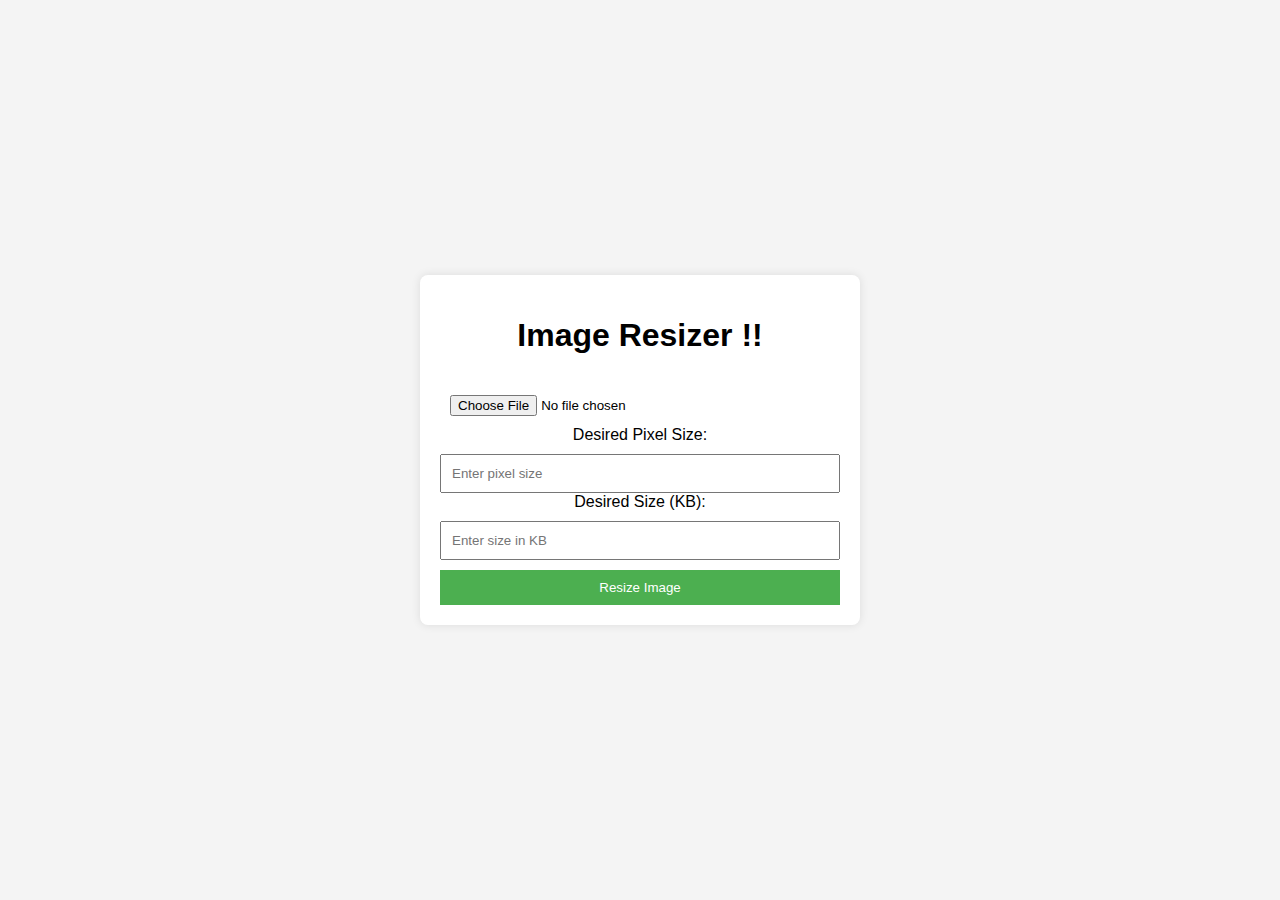
<file: index.html>
<!DOCTYPE html>
<html lang="en">
<head>
    <meta charset="UTF-8">
    <meta name="viewport" content="width=device-width, initial-scale=1.0">
    <link rel="stylesheet" href="styles.css">
    <title>Image Resizer</title>
</head>
<body>
    <div class="container">
        <h1>Image Resizer !!</h1>
        <input type="file" id="imageInput" accept="image/jpeg" />
        <label for="pixelInput">Desired Pixel Size:</label>
        <input type="number" id="pixelInput" placeholder="Enter pixel size" />
        <label for="sizeInput">Desired Size (KB):</label>
        <input type="number" id="sizeInput" placeholder="Enter size in KB" />
        <button onclick="resizeImage()">Resize Image</button>
        <a id="downloadLink" style="display: none" download="resized_image.jpg" href="#">Download Resized Image</a>
        <img id="resizedImage" style="display: none" alt="Resized Image" />
    </div>
    <script src="script.js"></script>
</body>
</html>
</file>
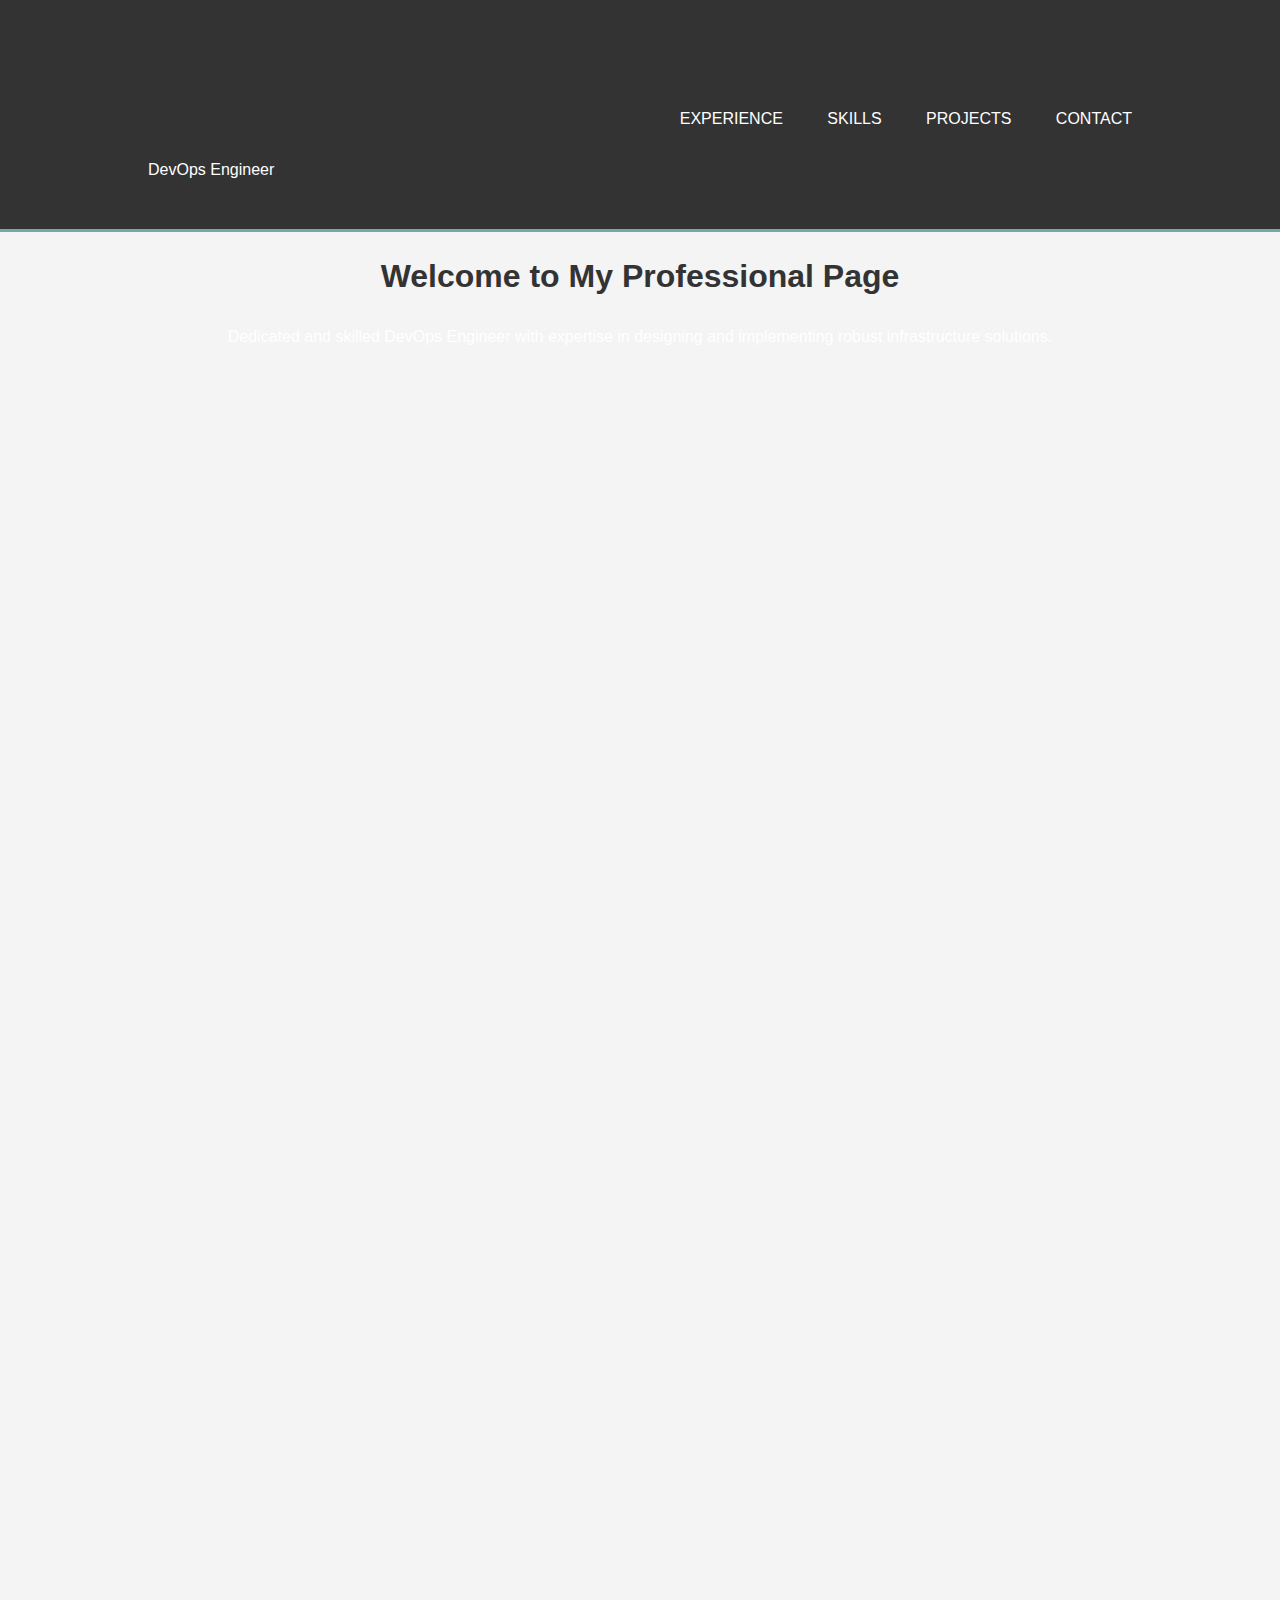
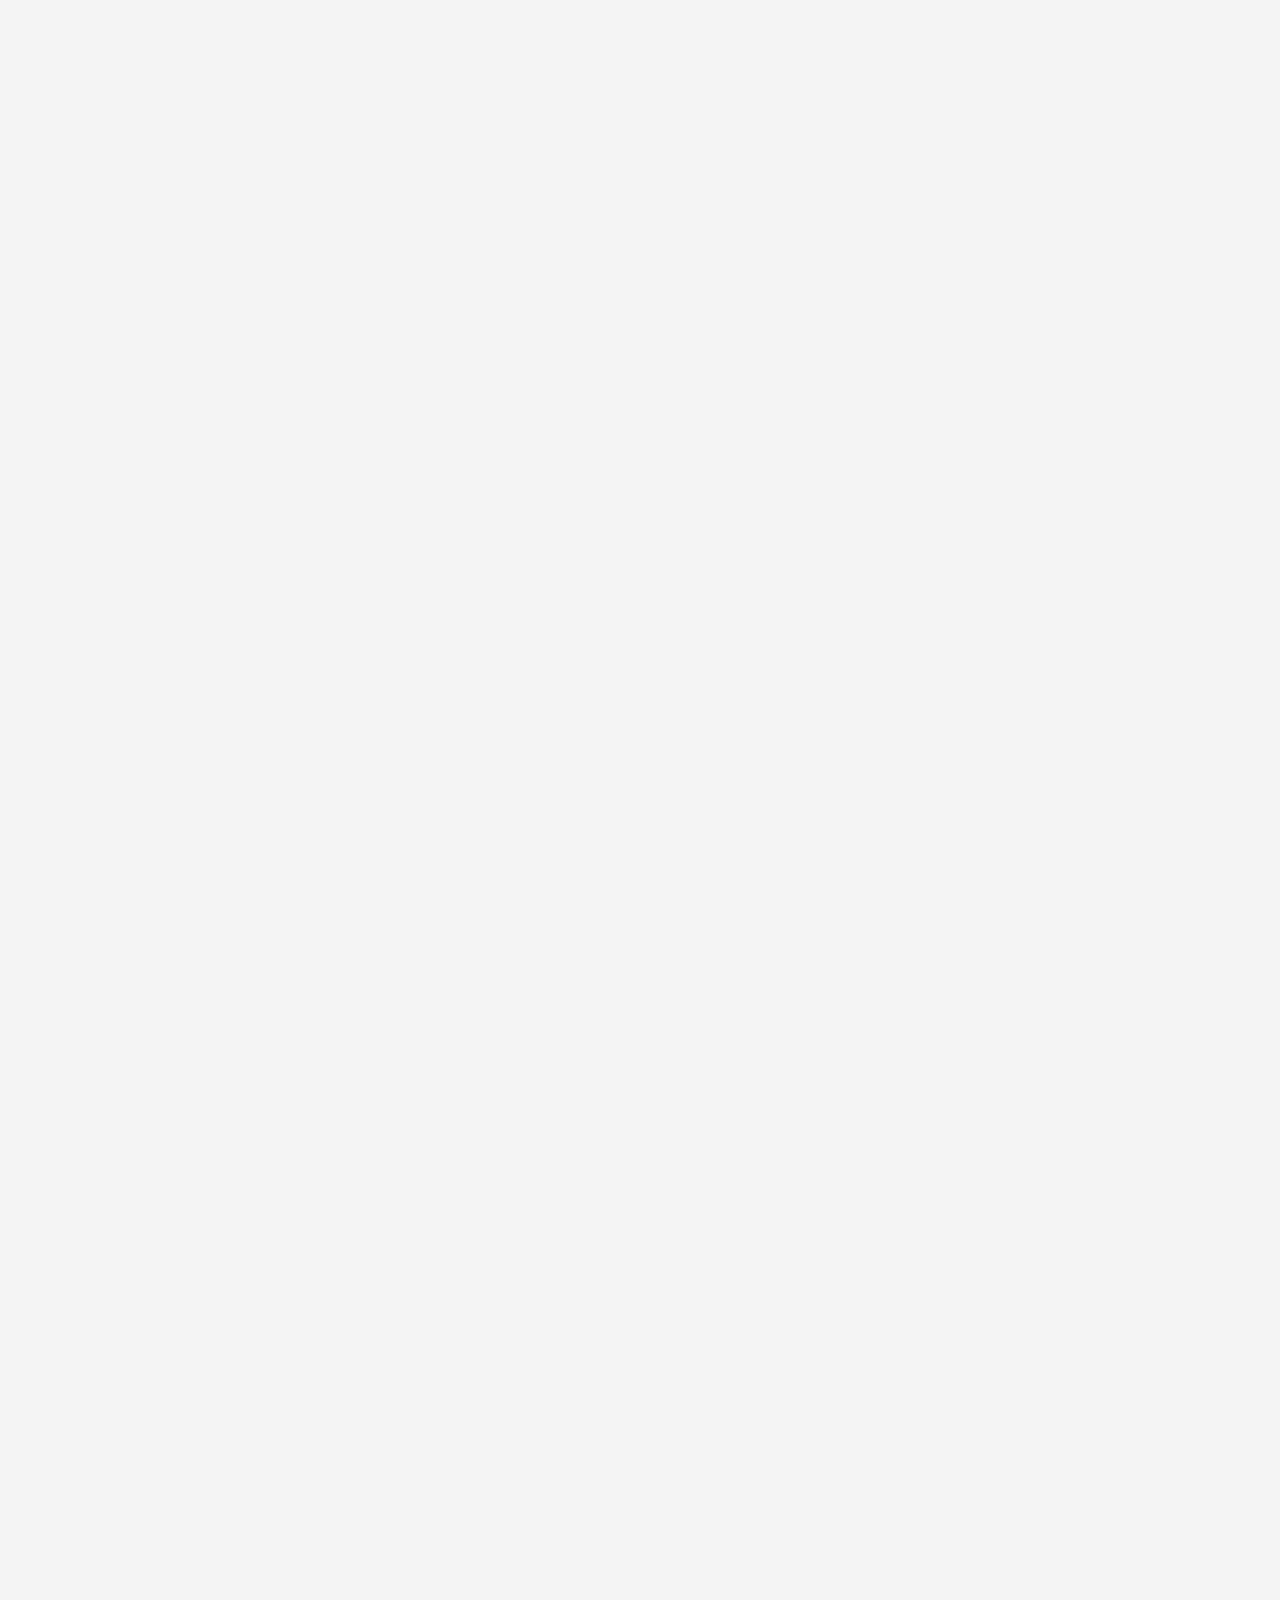
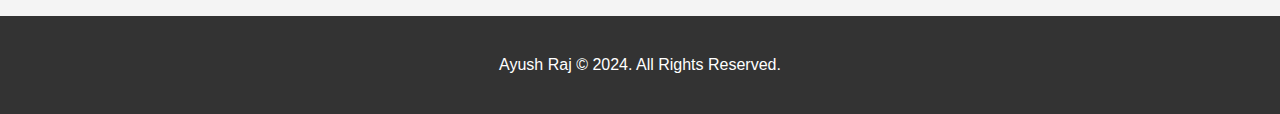
<file: aboutme/index.html>
<!DOCTYPE html>
<html lang="en">
<head>
    <meta charset="UTF-8">
    <meta name="viewport" content="width=device-width, initial-scale=1.0">
    <title>Ayush Raj - DevOps Engineer</title>
    <link rel="stylesheet" href="https://cdnjs.cloudflare.com/ajax/libs/font-awesome/6.0.0-beta3/css/all.min.css">
    <link rel="stylesheet" href="https://cdnjs.cloudflare.com/ajax/libs/animate.css/4.1.1/animate.min.css">
    <style>
        body {
            font-family: 'Arial', sans-serif;
            line-height: 1.6;
            margin: 0;
            padding: 0;
            background-color: #f4f4f4;
            color: #333;
            scroll-behavior: smooth;
        }
        header {
            background: #333;
            color: #fff;
            padding: 10px 0;
            border-bottom: #77a8a8 3px solid;
            position: fixed;
            width: 100%;
            top: 0;
            z-index: 1000;
        }
        header a {
            color: #fff;
            text-decoration: none;
            text-transform: uppercase;
            font-size: 16px;
        }
        header ul {
            padding: 0;
            list-style: none;
            text-align: right;
        }
        header li {
            display: inline;
            padding: 0 20px;
        }
        header #branding {
            float: left;
            padding: 0 20px;
        }
        header #branding h1 {
            margin: 0;
        }
        .container {
            width: 80%;
            margin: auto;
            overflow: hidden;
            padding: 20px;
            padding-top: 80px;
        }
        .hero {
            background: url('https://via.placeholder.com/1500x400') no-repeat center center/cover;
            height: 400px;
            color: #fff;
            text-align: center;
            padding-top: 150px;
        }
        .card {
            background: #fff;
            padding: 20px;
            margin-bottom: 20px;
            box-shadow: 0 0 10px rgba(0, 0, 0, 0.1);
            border-radius: 8px;
            transition: transform 0.3s, box-shadow 0.3s;
        }
        .card:hover {
            transform: translateY(-10px);
            box-shadow: 0 20px 30px rgba(0, 0, 0, 0.15);
        }
        h1, h2, h3 {
            color: #333;
        }
        ul {
            list-style: none;
            padding: 0;
        }
        ul.skills li, ul.projects li, ul.experience li {
            background: #f4f4f4;
            margin-bottom: 10px;
            padding: 10px;
            border: #ddd 1px solid;
            border-radius: 5px;
        }
        .nav-btn {
            display: none;
        }
        @media (max-width: 768px) {
            header ul {
                display: none;
            }
            .nav-btn {
                display: inline-block;
                cursor: pointer;
                color: #fff;
                font-size: 24px;
                padding: 10px;
            }
            .nav-btn.active + ul {
                display: block;
                text-align: center;
            }
        }
        footer {
            text-align: center;
            padding: 20px 0;
            background: #333;
            color: #fff;
            margin-top: 20px;
        }
        footer a {
            color: #fff;
            margin: 0 10px;
        }
        .social a {
            color: #333;
            margin: 0 10px;
            font-size: 24px;
            transition: color 0.3s;
        }
        .social a:hover {
            color: #77a8a8;
        }
        .hidden {
            display: none;
        }
        .fade-in {
            opacity: 0;
            animation: fadeIn 2s forwards;
        }
        @keyframes fadeIn {
            to {
                opacity: 1;
            }
        }
    </style>
</head>
<body>
    <header>
        <div class="container">
            <div id="branding">
                <h1>Ayush Raj</h1>
                <p>DevOps Engineer</p>
            </div>
            <span class="nav-btn">&#9776;</span>
            <nav>
                <ul>
                    <li><a href="#experience">Experience</a></li>
                    <li><a href="#skills">Skills</a></li>
                    <li><a href="#projects">Projects</a></li>
                    <li><a href="#contact">Contact</a></li>
                </ul>
            </nav>
        </div>
    </header>

    <section class="hero animate__animated animate__fadeIn">
        <div class="container">
            <h1>Welcome to My Professional Page</h1>
            <p>Dedicated and skilled DevOps Engineer with expertise in designing and implementing robust infrastructure solutions.</p>
        </div>
    </section>

    <div class="container">
        <section>
            <div class="card fade-in">
                <h2>Career Objective</h2>
                <p>I seek a challenging position in the area of DevOps, Technical Architect, System Design, and related fields where I can share my skills and expand my capabilities further in the pursuit of progressive career advancement.</p>
            </div>
        </section>

        <section id="skills">
            <div class="card fade-in">
                <h2>Skills & Certifications</h2>
                <ul class="skills">
                    <li>Google Cybersecurity Certificate</li>
                    <li>DevOps Certification Training</li>
                    <li>Configuration Management with Chef, Puppet, and Ansible</li>
                    <li>Docker Certified Associate</li>
                    <li>Certified Kubernetes Administrator</li>
                    <li>DevOps on AWS</li>
                    <li>Terraform</li>
                    <li>Git and GitHub Training</li>
                    <li>CI/CD Pipeline with Jenkins</li>
                </ul>
            </div>
        </section>

        <section id="experience">
            <div class="card fade-in">
                <h2>Experience</h2>
                <ul class="experience">
                    <li>
                        <h3>Sr Engineer Technical Ops: Infoedge India Pvt Ltd</h3>
                        <p><strong>May 2023 - Present</strong></p>
                        <ul>
                            <li>Design and manage infrastructure solutions using various DevOps tools.</li>
                            <li>Deploy and maintain OpenStack environments ensuring high availability and scalability.</li>
                            <li>Implement Terraform for infrastructure as code, streamlining deployment processes.</li>
                            <li>Optimize DNS configurations for seamless network communication.</li>
                            <li>Collaborate with cross-functional teams to troubleshoot and resolve technical issues.</li>
                        </ul>
                    </li>
                    <li>
                        <h3>ESOC Engineer: Macro IT Service Client-Infoedge India Pvt Ltd</h3>
                        <p><strong>April 2021 - May 2023</strong></p>
                        <ul>
                            <li>Patching windows and Linux servers.</li>
                            <li>Maintain infrastructure files on AWS/Azure/Openstack using Terraform.</li>
                            <li>Manage Kubernetes clusters, Docker containers, and Puppet configurations.</li>
                            <li>Implement and manage security tools like SentinelOne.</li>
                        </ul>
                    </li>
                </ul>
            </div>
        </section>

        <section id="projects">
            <div class="card fade-in">
                <h2>Projects</h2>
                <ul class="projects">
                    <li><strong>Bigfix:</strong> Implemented tool across entire infrastructure.</li>
                    <li><strong>SentinelOne:</strong> Deployed security tool in the entire infrastructure.</li>
                    <li><strong>Centos7:</strong> Upgraded OS and installed required software.</li>
                    <li><strong>Falcon-sensor (Crowdstrike):</strong> POC and implementation.</li>
                    <li><strong>Migration from CentOs to Rocky Linux:</strong> Managed successful migration.</li>
                </ul>
            </div>
        </section>

        <section id="contact">
            <div class="card fade-in">
                <h2>Contact Information</h2>
                <p><strong>Location:</strong> Noida, Uttar Pradesh, India</p>
                <p><strong>Phone:</strong> +91-9340383032</p>
                <p><strong>Email:</strong> rch.ayush@gmail.com</p>
                <div class="social">
                    <a href="https://linkedin.com/in/your-profile" target="_blank"><i class="fab fa-linkedin"></i></a>
                    <a href="https://github.com/your-profile" target="_blank"><i class="fab fa-github"></i></a>
                </div>
            </div>
        </section>
    </div>

    <footer>
        <p>Ayush Raj &copy; 2024. All Rights Reserved.</p>
    </footer>

    <script>
        document.querySelector('.nav-btn').addEventListener('click', function() {
            this.classList.toggle('active');
            document.querySelector('header ul').classList.toggle('hidden');
        });

        document.addEventListener('DOMContentLoaded', function() {
            let elements = document.querySelectorAll('.fade-in');
            let options = {
                root: null,
                rootMargin: '0px',
                threshold: 0.1
            };

            let observer = new IntersectionObserver(function(entries, observer) {
                entries.forEach(entry => {
                    if (entry.isIntersecting) {
                        entry.target.classList.add('animate__animated', 'animate__fadeIn');
                        observer.unobserve(entry.target);
                    }
                });
            }, options);

            elements.forEach(element => {
                observer.observe(element);
            });
        });
    </script>
</body>
</html>
</file>
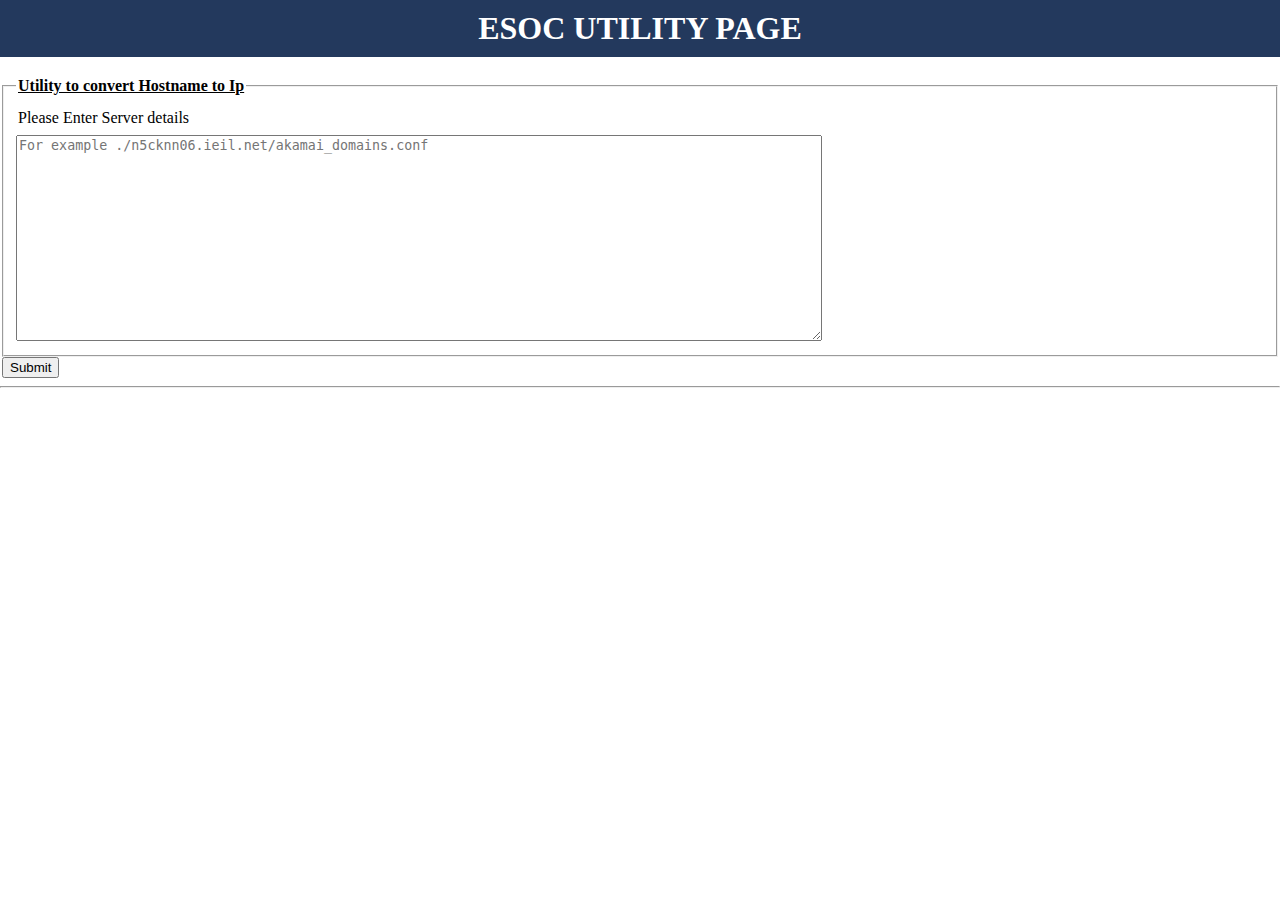
<file: akash/index.html>
<!DOCTYPE html>
<html lang="en">
<head>
<title>esoc utility page</title>
<meta charset="utf-8" />
<meta name="viewport" content="width=device-width, initial-scale=1">
<link rel="stylesheet" href="esoc-styles.css" />
</head>
<body>
<div>
<h1>ESOC UTILITY PAGE</h1>
</div>
<form action="http://10.10.111.170/stats/test-akash.php" method="post">
<fieldset>
<legend><b><u>Utility to convert Hostname to Ip</b></u></legend>
	<label for="serverdetail"><p>Please Enter Server details</p>
		<textarea id="serverdetail" name="data" row="3" cols="30" placeholder="For example ./n5cknn06.ieil.net/akamai_domains.conf"></textarea>
	</label>
</fieldset>
<input type="submit" value="Submit">
<hr />
</form>
</body>
</html>
</file>
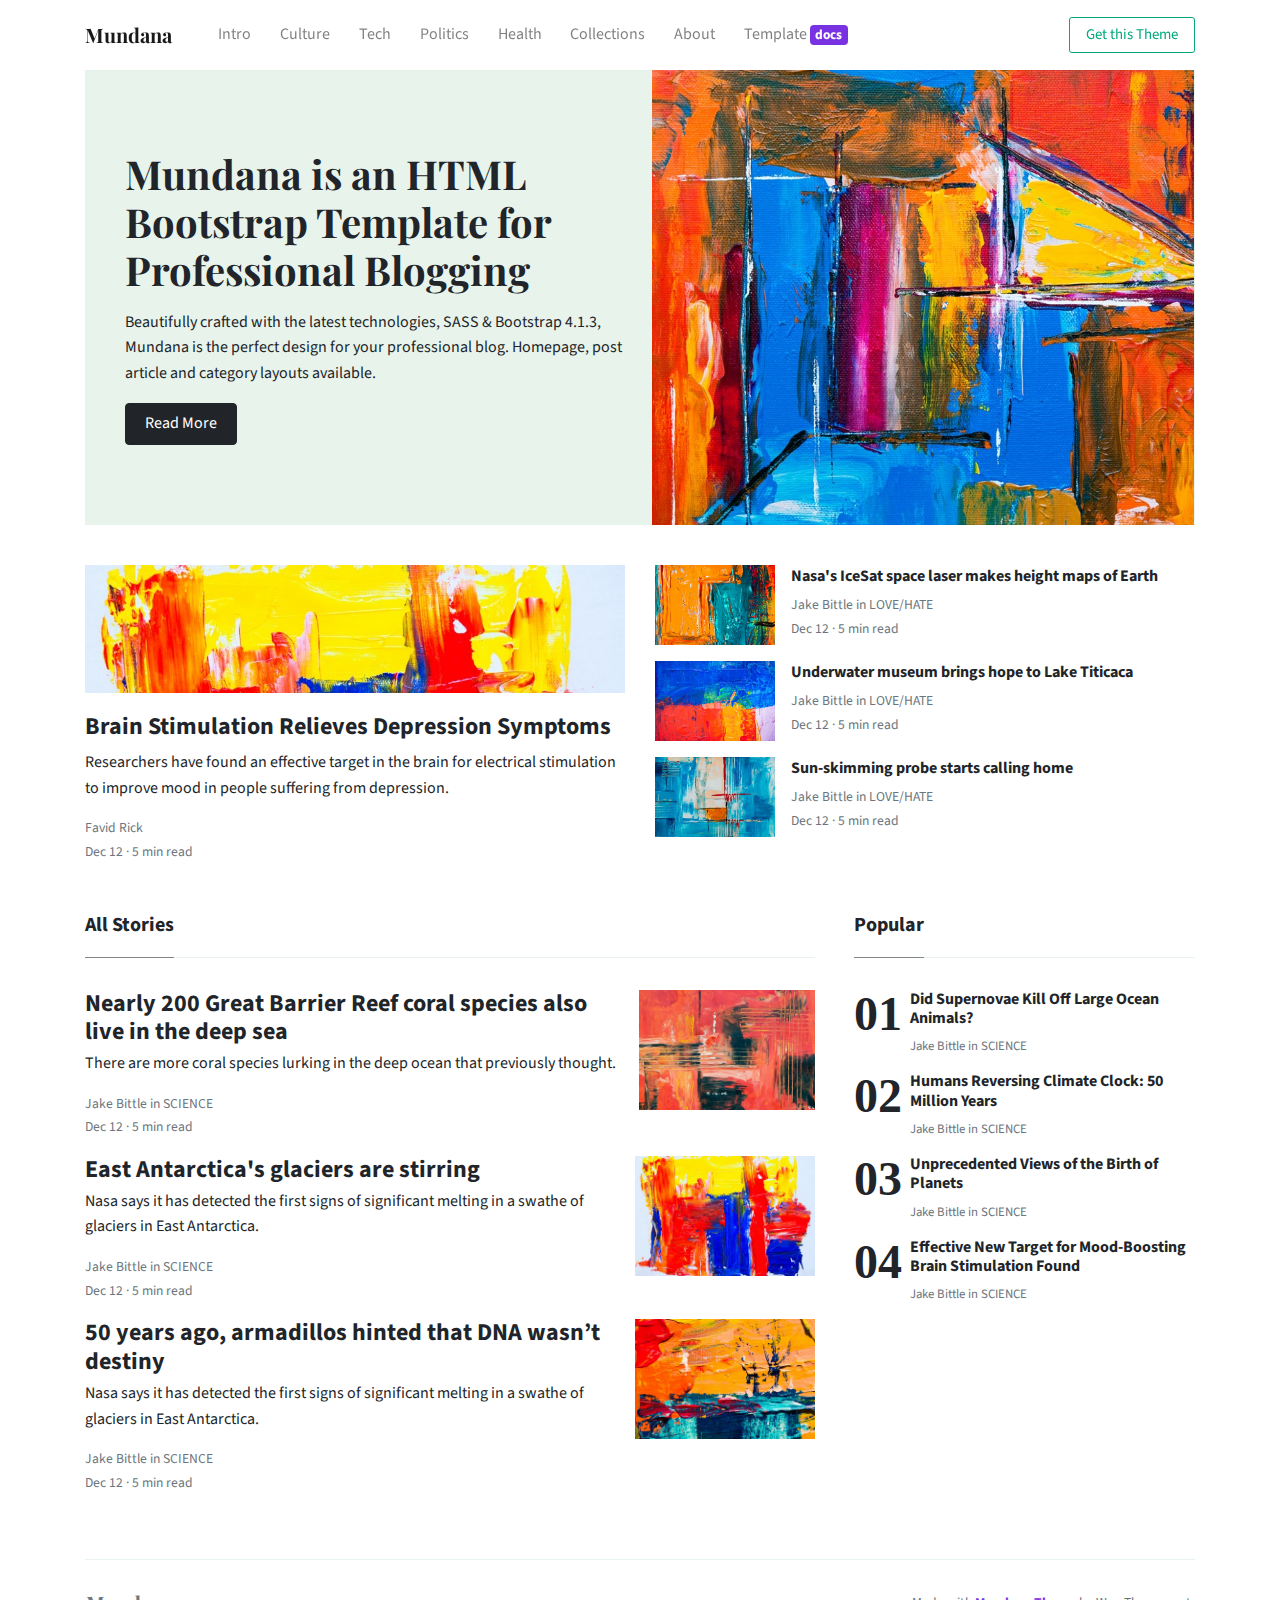
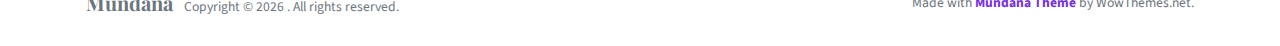
<file: home/index.html>
<!DOCTYPE html>
<html lang="en">
<head>
<meta charset="utf-8"/>
<link rel="apple-touch-icon" sizes="76x76" href="./assets/img/favicon.ico">
<link rel="icon" type="image/png" href="./assets/img/favicon.ico">
<meta http-equiv="X-UA-Compatible" content="IE=edge,chrome=1"/>
<title>Mundana Template by WowThemesNet</title>
<meta content='width=device-width, initial-scale=1.0, maximum-scale=1.0, user-scalable=0, shrink-to-fit=no' name='viewport'/>
<!-- Google Font -->
<link href="https://fonts.googleapis.com/css?family=Playfair+Display:400,700|Source+Sans+Pro:400,600,700" rel="stylesheet">
<!-- Font Awesome Icons -->
<link rel="stylesheet" href="https://use.fontawesome.com/releases/v5.3.1/css/all.css" integrity="sha384-mzrmE5qonljUremFsqc01SB46JvROS7bZs3IO2EmfFsd15uHvIt+Y8vEf7N7fWAU" crossorigin="anonymous">
<!-- Main CSS -->
<link href="./assets/css/main.css" rel="stylesheet"/>
</head>
<body>
<!--------------------------------------
NAVBAR
--------------------------------------->
<nav class="topnav navbar navbar-expand-lg navbar-light bg-white fixed-top">
<div class="container">
	<a class="navbar-brand" href="./index.html"><strong>Mundana</strong></a>
	<button class="navbar-toggler collapsed" type="button" data-toggle="collapse" data-target="#navbarColor02" aria-controls="navbarColor02" aria-expanded="false" aria-label="Toggle navigation">
	<span class="navbar-toggler-icon"></span>
	</button>
	<div class="navbar-collapse collapse" id="navbarColor02" style="">
		<ul class="navbar-nav mr-auto d-flex align-items-center">
			<li class="nav-item">
			<a class="nav-link" href="./index.html">Intro <span class="sr-only">(current)</span></a>
			</li>
			<li class="nav-item">
			<a class="nav-link" href="./article.html">Culture</a>
			</li>
			<li class="nav-item">
			<a class="nav-link" href="./article.html">Tech</a>
			</li>
			<li class="nav-item">
			<a class="nav-link" href="./article.html">Politics</a>
			</li>
			<li class="nav-item">
			<a class="nav-link" href="./article.html">Health</a>
			</li>
			<li class="nav-item">
			<a class="nav-link" href="./article.html">Collections</a>
			</li>            
			<li class="nav-item">
			<a class="nav-link" href="./about.html">About</a>
			</li>
			<li class="nav-item">
			<a class="nav-link" href="./docs.html">Template <span class="badge badge-secondary">docs</span></a>
			</li>
		</ul>
		<ul class="navbar-nav ml-auto d-flex align-items-center">
			<li class="nav-item highlight">
			<a class="nav-link" href="https://www.wowthemes.net/mundana-free-html-bootstrap-template/">Get this Theme</a>
			</li>
		</ul>
	</div>
</div>
</nav>
<!-- End Navbar -->
    
    
<!--------------------------------------
HEADER
--------------------------------------->
<div class="container">
	<div class="jumbotron jumbotron-fluid mb-3 pt-0 pb-0 bg-lightblue position-relative">
		<div class="pl-4 pr-0 h-100 tofront">
			<div class="row justify-content-between">
				<div class="col-md-6 pt-6 pb-6 align-self-center">
					<h1 class="secondfont mb-3 font-weight-bold">Mundana is an HTML Bootstrap Template for Professional Blogging</h1>
					<p class="mb-3">
						Beautifully crafted with the latest technologies, SASS & Bootstrap 4.1.3, Mundana is the perfect design for your professional blog. Homepage, post article and category layouts available.
					</p>
					<a href="./article.html" class="btn btn-dark">Read More</a>
				</div>
				<div class="col-md-6 d-none d-md-block pr-0" style="background-size:cover;background-image:url(./assets/img/demo/home.jpg);">	</div>
			</div>
		</div>
	</div>
</div>
<!-- End Header -->
    
    
<!--------------------------------------
MAIN
--------------------------------------->
    
<div class="container pt-4 pb-4">
	<div class="row">
		<div class="col-lg-6">
			<div class="card border-0 mb-4 box-shadow h-xl-300">              
                <div style="background-image: url(./assets/img/demo/1.jpg); height: 150px;    background-size: cover;    background-repeat: no-repeat;"></div>               
				<div class="card-body px-0 pb-0 d-flex flex-column align-items-start">
					<h2 class="h4 font-weight-bold">
					<a class="text-dark" href="./article.html">Brain Stimulation Relieves Depression Symptoms</a>
					</h2>
					<p class="card-text">
						 Researchers have found an effective target in the brain for electrical stimulation to improve mood in people suffering from depression.
					</p>
					<div>
						<small class="d-block"><a class="text-muted" href="./author.html">Favid Rick</a></small>
						<small class="text-muted">Dec 12 &middot; 5 min read</small>
					</div>
				</div>
			</div>
		</div>
		<div class="col-lg-6">
			<div class="flex-md-row mb-4 box-shadow h-xl-300">
				<div class="mb-3 d-flex align-items-center">
					<img height="80" src="./assets/img/demo/blog4.jpg">
					<div class="pl-3">
						<h2 class="mb-2 h6 font-weight-bold">
						<a class="text-dark" href="./article.html">Nasa's IceSat space laser makes height maps of Earth</a>
						</h2>
						<div class="card-text text-muted small">
							 Jake Bittle in LOVE/HATE
						</div>
						<small class="text-muted">Dec 12 &middot; 5 min read</small>
					</div>
				</div>
				<div class="mb-3 d-flex align-items-center">
					<img height="80" src="./assets/img/demo/blog5.jpg">
					<div class="pl-3">
						<h2 class="mb-2 h6 font-weight-bold">
						<a class="text-dark" href="./article.html">Underwater museum brings hope to Lake Titicaca</a>
						</h2>
						<div class="card-text text-muted small">
							 Jake Bittle in LOVE/HATE
						</div>
						<small class="text-muted">Dec 12 &middot; 5 min read</small>
					</div>
				</div>
				<div class="mb-3 d-flex align-items-center">
					<img height="80" src="./assets/img/demo/blog6.jpg">
					<div class="pl-3">
						<h2 class="mb-2 h6 font-weight-bold">
						<a class="text-dark" href="./article.html">Sun-skimming probe starts calling home</a>
						</h2>
						<div class="card-text text-muted small">
							 Jake Bittle in LOVE/HATE
						</div>
						<small class="text-muted">Dec 12 &middot; 5 min read</small>
					</div>
				</div>
			</div>
		</div>
	</div>
</div>
    
<div class="container">
	<div class="row justify-content-between">
		<div class="col-md-8">
			<h5 class="font-weight-bold spanborder"><span>All Stories</span></h5>
			<div class="mb-3 d-flex justify-content-between">
				<div class="pr-3">
					<h2 class="mb-1 h4 font-weight-bold">
					<a class="text-dark" href="./article.html">Nearly 200 Great Barrier Reef coral species also live in the deep sea</a>
					</h2>
					<p>
						There are more coral species lurking in the deep ocean that previously thought.
					</p>
					<div class="card-text text-muted small">
						 Jake Bittle in SCIENCE
					</div>
					<small class="text-muted">Dec 12 &middot; 5 min read</small>
				</div>
				<img height="120" src="./assets/img/demo/blog8.jpg">
			</div>
			<div class="mb-3 d-flex justify-content-between">
				<div class="pr-3">
					<h2 class="mb-1 h4 font-weight-bold">
					<a class="text-dark" href="./article.html">East Antarctica's glaciers are stirring</a>
					</h2>
					<p>
						Nasa says it has detected the first signs of significant melting in a swathe of glaciers in East Antarctica.
					</p>
					<div class="card-text text-muted small">
						 Jake Bittle in SCIENCE
					</div>
					<small class="text-muted">Dec 12 &middot; 5 min read</small>
				</div>
				<img height="120" src="./assets/img/demo/1.jpg">
			</div>
			<div class="mb-3 d-flex justify-content-between">
				<div class="pr-3">
					<h2 class="mb-1 h4 font-weight-bold">
					<a class="text-dark" href="./article.html">50 years ago, armadillos hinted that DNA wasn’t destiny</a>
					</h2>
					<p>
						Nasa says it has detected the first signs of significant melting in a swathe of glaciers in East Antarctica.
					</p>
					<div class="card-text text-muted small">
						 Jake Bittle in SCIENCE
					</div>
					<small class="text-muted">Dec 12 &middot; 5 min read</small>
				</div>
				<img height="120" src="./assets/img/demo/5.jpg">
			</div>
		</div>
		<div class="col-md-4 pl-4">
            <h5 class="font-weight-bold spanborder"><span>Popular</span></h5>
			<ol class="list-featured">
				<li>
				<span>
				<h6 class="font-weight-bold">
				<a href="./article.html" class="text-dark">Did Supernovae Kill Off Large Ocean Animals?</a>
				</h6>
				<p class="text-muted">
					Jake Bittle in SCIENCE
				</p>
				</span>
				</li>
				<li>
				<span>
				<h6 class="font-weight-bold">
				<a href="./article.html" class="text-dark">Humans Reversing Climate Clock: 50 Million Years</a>
				</h6>
				<p class="text-muted">
					Jake Bittle in SCIENCE
				</p>
				</span>
				</li>
				<li>
				<span>
				<h6 class="font-weight-bold">
				<a href="./article.html" class="text-dark">Unprecedented Views of the Birth of Planets</a>
				</h6>
				<p class="text-muted">
					Jake Bittle in SCIENCE
				</p>
				</span>
				</li>
				<li>
				<span>
				<h6 class="font-weight-bold">
				<a href="./article.html" class="text-dark">Effective New Target for Mood-Boosting Brain Stimulation Found</a>
				</h6>
				<p class="text-muted">
					Jake Bittle in SCIENCE
				</p>
				</span>
				</li>
			</ol>
		</div>
	</div>
</div>
    
<!--------------------------------------
FOOTER
--------------------------------------->
<div class="container mt-5">
	<footer class="bg-white border-top p-3 text-muted small">
	<div class="row align-items-center justify-content-between">
		<div>
            <span class="navbar-brand mr-2"><strong>Mundana</strong></span> Copyright &copy;
			<script>document.write(new Date().getFullYear())</script>
			 . All rights reserved.
		</div>
		<div>
			Made with <a target="_blank" class="text-secondary font-weight-bold" href="https://www.wowthemes.net/mundana-free-html-bootstrap-template/">Mundana Theme</a> by WowThemes.net.
		</div>
	</div>
	</footer>
</div>
<!-- End Footer -->
    
<!--------------------------------------
JAVASCRIPTS
--------------------------------------->
<script src="./assets/js/vendor/jquery.min.js" type="text/javascript"></script>
<script src="./assets/js/vendor/popper.min.js" type="text/javascript"></script>
<script src="./assets/js/vendor/bootstrap.min.js" type="text/javascript"></script>
<script src="./assets/js/functions.js" type="text/javascript"></script>
</body>
</html>
</file>
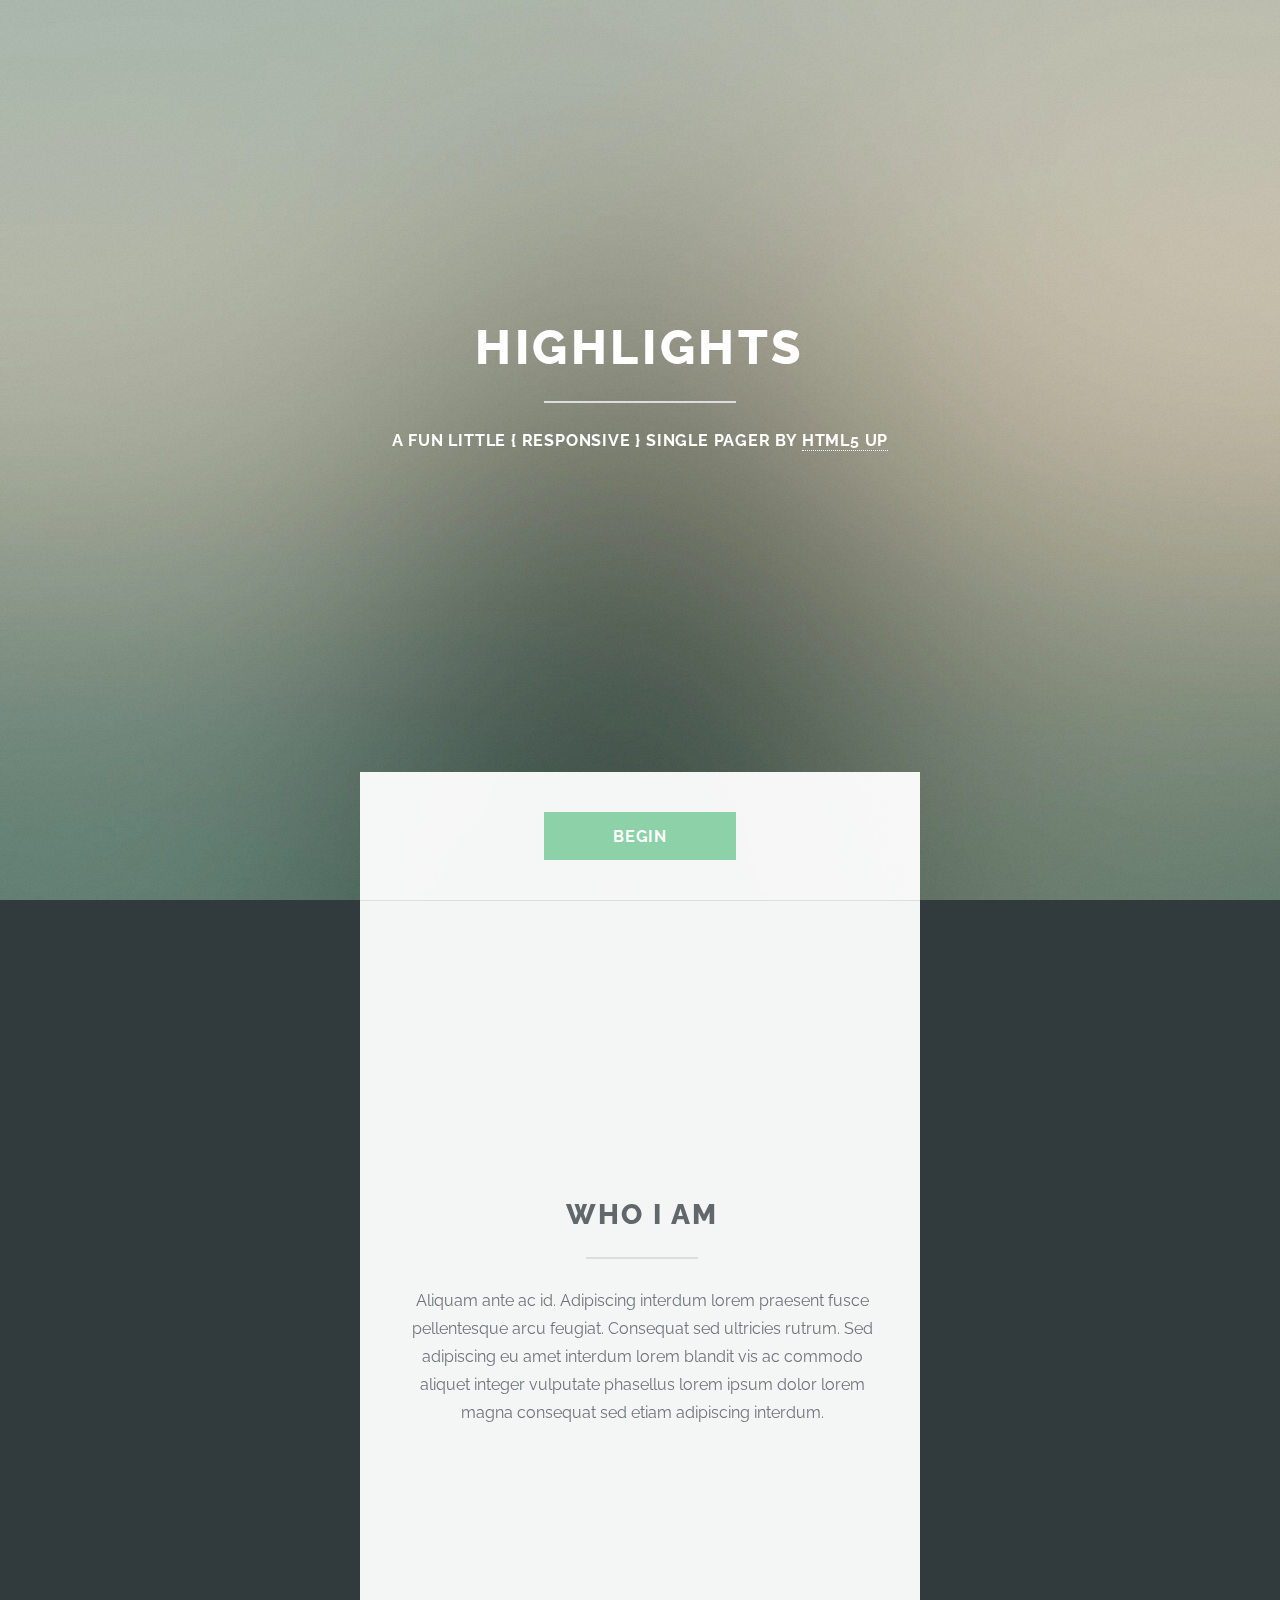
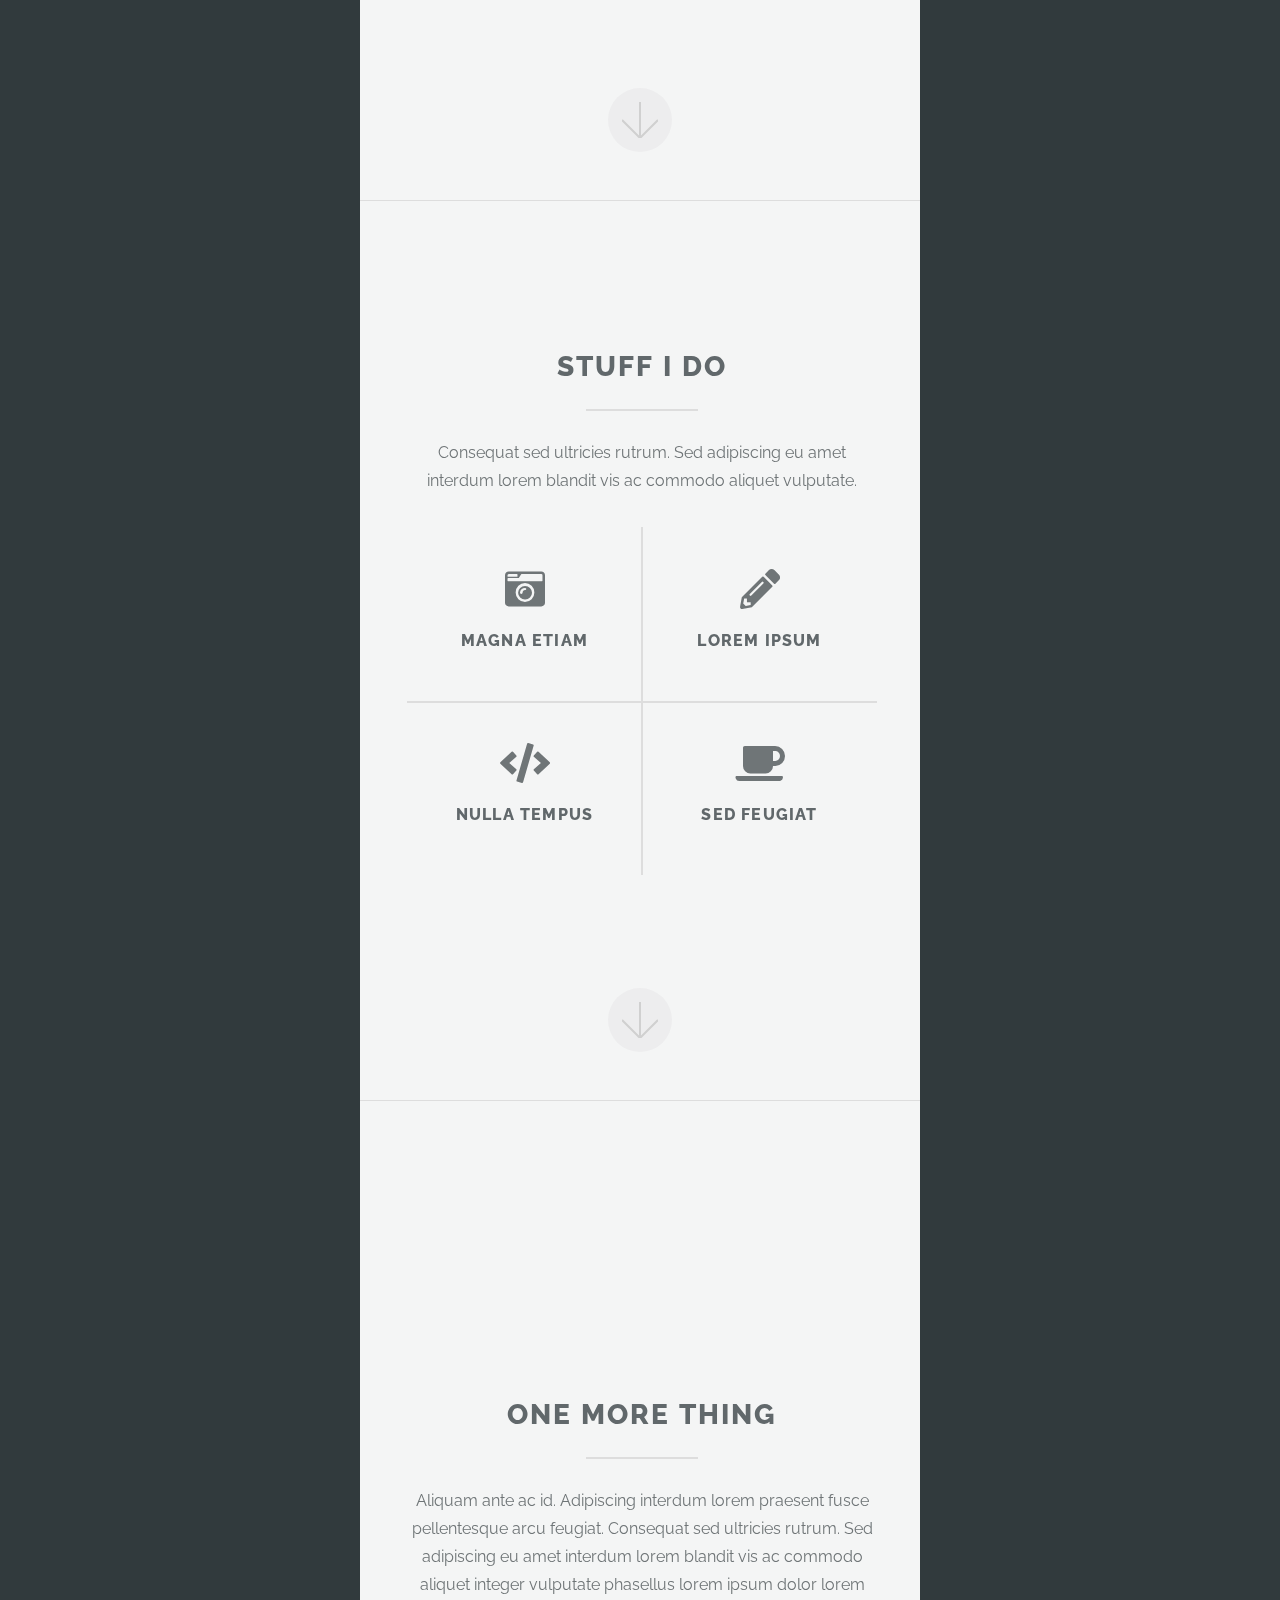
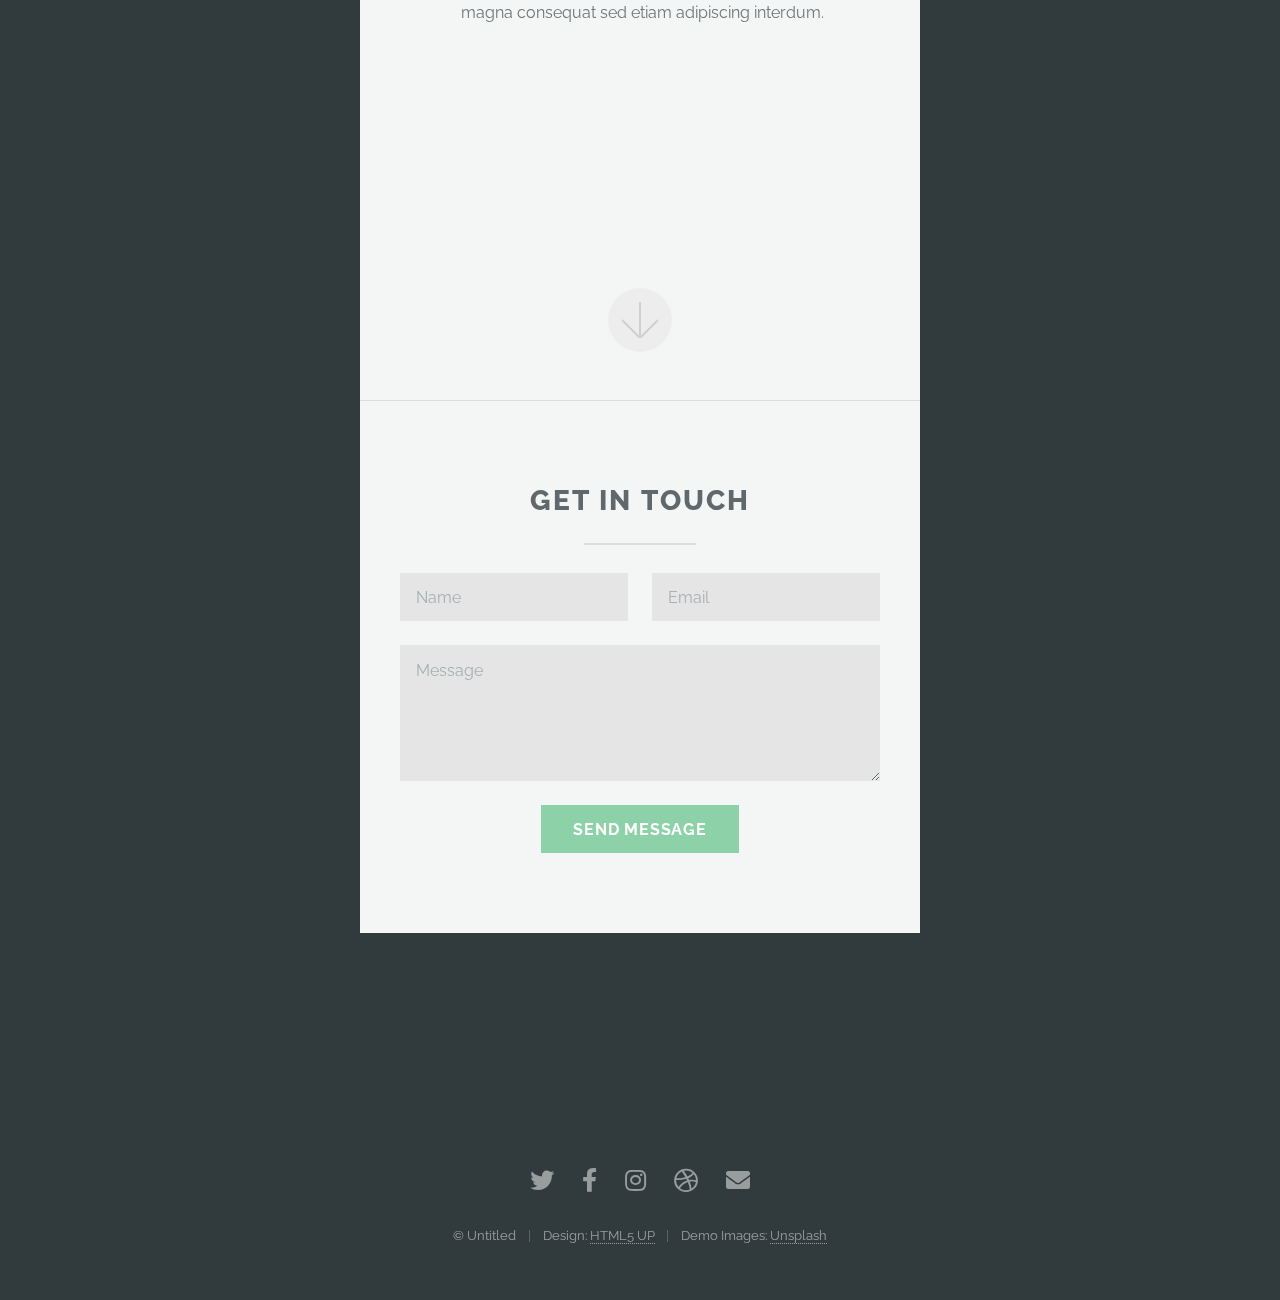
<file: home2/index.html>
<!DOCTYPE HTML>
<!--
	Highlights by HTML5 UP
	html5up.net | @ajlkn
	Free for personal and commercial use under the CCA 3.0 license (html5up.net/license)
-->
<html>
	<head>
		<title>Highlights by HTML5 UP</title>
		<meta charset="utf-8" />
		<meta name="viewport" content="width=device-width, initial-scale=1, user-scalable=no" />
		<link rel="stylesheet" href="assets/css/main.css" />
	</head>
	<body class="is-preload">

		<!-- Header -->
			<section id="header">
				<header class="major">
					<h1>Highlights</h1>
					<p>A fun little { responsive } single pager by <a href="http://html5up.net">HTML5 UP</a></p>
				</header>
				<div class="container">
					<ul class="actions special">
						<li><a href="#one" class="button primary scrolly">Begin</a></li>
					</ul>
				</div>
			</section>

		<!-- One -->
			<section id="one" class="main special">
				<div class="container">
					<span class="image fit primary"><img src="images/pic01.jpg" alt="" /></span>
					<div class="content">
						<header class="major">
							<h2>Who I am</h2>
						</header>
						<p>Aliquam ante ac id. Adipiscing interdum lorem praesent fusce pellentesque arcu feugiat. Consequat sed ultricies rutrum. Sed adipiscing eu amet interdum lorem blandit vis ac commodo aliquet integer vulputate phasellus lorem ipsum dolor lorem magna consequat sed etiam adipiscing interdum.</p>
					</div>
					<a href="#two" class="goto-next scrolly">Next</a>
				</div>
			</section>

		<!-- Two -->
			<section id="two" class="main special">
				<div class="container">
					<span class="image fit primary"><img src="images/pic02.jpg" alt="" /></span>
					<div class="content">
						<header class="major">
							<h2>Stuff I do</h2>
						</header>
						<p>Consequat sed ultricies rutrum. Sed adipiscing eu amet interdum lorem blandit vis ac commodo aliquet vulputate.</p>
						<ul class="icons-grid">
							<li>
								<span class="icon solid major fa-camera-retro"></span>
								<h3>Magna Etiam</h3>
							</li>
							<li>
								<span class="icon solid major fa-pencil-alt"></span>
								<h3>Lorem Ipsum</h3>
							</li>
							<li>
								<span class="icon solid major fa-code"></span>
								<h3>Nulla Tempus</h3>
							</li>
							<li>
								<span class="icon solid major fa-coffee"></span>
								<h3>Sed Feugiat</h3>
							</li>
						</ul>
					</div>
					<a href="#three" class="goto-next scrolly">Next</a>
				</div>
			</section>

		<!-- Three -->
			<section id="three" class="main special">
				<div class="container">
					<span class="image fit primary"><img src="images/pic03.jpg" alt="" /></span>
					<div class="content">
						<header class="major">
							<h2>One more thing</h2>
						</header>
						<p>Aliquam ante ac id. Adipiscing interdum lorem praesent fusce pellentesque arcu feugiat. Consequat sed ultricies rutrum. Sed adipiscing eu amet interdum lorem blandit vis ac commodo aliquet integer vulputate phasellus lorem ipsum dolor lorem magna consequat sed etiam adipiscing interdum.</p>
					</div>
					<a href="#footer" class="goto-next scrolly">Next</a>
				</div>
			</section>

		<!-- Four -->
		<!--
			<section id="four" class="main">
				<div class="container">
					<div class="content">
						<header class="major">
							<h2>Elements</h2>
						</header>
						<section>
							<h4>Text</h4>
							<p>This is <b>bold</b> and this is <strong>strong</strong>. This is <i>italic</i> and this is <em>emphasized</em>.
							This is <sup>superscript</sup> text and this is <sub>subscript</sub> text.
							This is <u>underlined</u> and this is code: <code>for (;;) { ... }</code>. Finally, <a href="#">this is a link</a>.</p>
							<hr />
							<header>
								<h4>Heading with a Subtitle</h4>
								<p>Lorem ipsum dolor sit amet nullam id egestas urna aliquam</p>
							</header>
							<p>Nunc lacinia ante nunc ac lobortis. Interdum adipiscing gravida odio porttitor sem non mi integer non faucibus ornare mi ut ante amet placerat aliquet. Volutpat eu sed ante lacinia sapien lorem accumsan varius montes viverra nibh in adipiscing blandit tempus accumsan.</p>
							<header>
								<h5>Heading with a Subtitle</h5>
								<p>Lorem ipsum dolor sit amet nullam id egestas urna aliquam</p>
							</header>
							<p>Nunc lacinia ante nunc ac lobortis. Interdum adipiscing gravida odio porttitor sem non mi integer non faucibus ornare mi ut ante amet placerat aliquet. Volutpat eu sed ante lacinia sapien lorem accumsan varius montes viverra nibh in adipiscing blandit tempus accumsan.</p>
							<hr />
							<h2>Heading Level 2</h2>
							<h3>Heading Level 3</h3>
							<h4>Heading Level 4</h4>
							<h5>Heading Level 5</h5>
							<h6>Heading Level 6</h6>
							<hr />
							<h5>Blockquote</h5>
							<blockquote>Fringilla nisl. Donec accumsan interdum nisi, quis tincidunt felis sagittis eget tempus euismod. Vestibulum ante ipsum primis in faucibus vestibulum. Blandit adipiscing eu felis iaculis volutpat ac adipiscing accumsan faucibus. Vestibulum ante ipsum primis in faucibus lorem ipsum dolor sit amet nullam adipiscing eu felis.</blockquote>
							<h5>Preformatted</h5>
							<pre><code>i = 0;

while (!deck.isInOrder()) {
  print 'Iteration ' + i;
  deck.shuffle();
  i++;
}

print 'It took ' + i + ' iterations to sort the deck.';</code></pre>
						</section>

						<section>
							<h4>Lists</h4>
							<div class="row">
								<div class="col-6 col-12-medium">
									<h5>Unordered</h5>
									<ul>
										<li>Dolor pulvinar etiam.</li>
										<li>Sagittis adipiscing.</li>
										<li>Felis enim feugiat.</li>
									</ul>
									<h5>Alternate</h5>
									<ul class="alt">
										<li>Dolor pulvinar etiam.</li>
										<li>Sagittis adipiscing.</li>
										<li>Felis enim feugiat.</li>
									</ul>
								</div>
								<div class="col-6 col-12-medium">
									<h5>Ordered</h5>
									<ol>
										<li>Dolor pulvinar etiam.</li>
										<li>Etiam vel felis viverra.</li>
										<li>Felis enim feugiat.</li>
										<li>Dolor pulvinar etiam.</li>
										<li>Etiam vel felis lorem.</li>
										<li>Felis enim et feugiat.</li>
									</ol>
									<h5>Icons</h5>
									<ul class="icons">
										<li><a href="#" class="icon brands fa-twitter"><span class="label">Twitter</span></a></li>
										<li><a href="#" class="icon brands fa-facebook-f"><span class="label">Facebook</span></a></li>
										<li><a href="#" class="icon brands fa-instagram"><span class="label">Instagram</span></a></li>
										<li><a href="#" class="icon brands fa-github"><span class="label">Github</span></a></li>
									</ul>
								</div>
							</div>
							<h5>Actions</h5>
							<ul class="actions">
								<li><a href="#" class="button primary">Default</a></li>
								<li><a href="#" class="button">Default</a></li>
							</ul>
							<ul class="actions small">
								<li><a href="#" class="button primary small">Small</a></li>
								<li><a href="#" class="button small">Small</a></li>
							</ul>
							<div class="row">
								<div class="col-6 col-12-small">
									<ul class="actions stacked">
										<li><a href="#" class="button primary">Default</a></li>
										<li><a href="#" class="button">Default</a></li>
									</ul>
								</div>
								<div class="col-6 col-12-small">
									<ul class="actions stacked">
										<li><a href="#" class="button primary small">Small</a></li>
										<li><a href="#" class="button small">Small</a></li>
									</ul>
								</div>
								<div class="col-6 col-12-small">
									<ul class="actions stacked">
										<li><a href="#" class="button primary fit">Default</a></li>
										<li><a href="#" class="button fit">Default</a></li>
									</ul>
								</div>
								<div class="col-6 col-12-small">
									<ul class="actions stacked">
										<li><a href="#" class="button primary small fit">Small</a></li>
										<li><a href="#" class="button small fit">Small</a></li>
									</ul>
								</div>
							</div>
						</section>

						<section>
							<h4>Table</h4>
							<h5>Default</h5>
							<div class="table-wrapper">
								<table>
									<thead>
										<tr>
											<th>Name</th>
											<th>Description</th>
											<th>Price</th>
										</tr>
									</thead>
									<tbody>
										<tr>
											<td>Item One</td>
											<td>Ante turpis integer aliquet porttitor.</td>
											<td>29.99</td>
										</tr>
										<tr>
											<td>Item Two</td>
											<td>Vis ac commodo adipiscing arcu aliquet.</td>
											<td>19.99</td>
										</tr>
										<tr>
											<td>Item Three</td>
											<td> Morbi faucibus arcu accumsan lorem.</td>
											<td>29.99</td>
										</tr>
										<tr>
											<td>Item Four</td>
											<td>Vitae integer tempus condimentum.</td>
											<td>19.99</td>
										</tr>
										<tr>
											<td>Item Five</td>
											<td>Ante turpis integer aliquet porttitor.</td>
											<td>29.99</td>
										</tr>
									</tbody>
									<tfoot>
										<tr>
											<td colspan="2"></td>
											<td>100.00</td>
										</tr>
									</tfoot>
								</table>
							</div>

							<h5>Alternate</h5>
							<div class="table-wrapper">
								<table class="alt">
									<thead>
										<tr>
											<th>Name</th>
											<th>Description</th>
											<th>Price</th>
										</tr>
									</thead>
									<tbody>
										<tr>
											<td>Item One</td>
											<td>Ante turpis integer aliquet porttitor.</td>
											<td>29.99</td>
										</tr>
										<tr>
											<td>Item Two</td>
											<td>Vis ac commodo adipiscing arcu aliquet.</td>
											<td>19.99</td>
										</tr>
										<tr>
											<td>Item Three</td>
											<td> Morbi faucibus arcu accumsan lorem.</td>
											<td>29.99</td>
										</tr>
										<tr>
											<td>Item Four</td>
											<td>Vitae integer tempus condimentum.</td>
											<td>19.99</td>
										</tr>
										<tr>
											<td>Item Five</td>
											<td>Ante turpis integer aliquet porttitor.</td>
											<td>29.99</td>
										</tr>
									</tbody>
									<tfoot>
										<tr>
											<td colspan="2"></td>
											<td>100.00</td>
										</tr>
									</tfoot>
								</table>
							</div>
						</section>

						<section>
							<h4>Buttons</h4>
							<ul class="actions">
								<li><a href="#" class="button primary">Primary</a></li>
								<li><a href="#" class="button">Default</a></li>
							</ul>
							<ul class="actions">
								<li><a href="#" class="button">Default</a></li>
								<li><a href="#" class="button small">Small</a></li>
							</ul>
							<ul class="actions fit">
								<li><a href="#" class="button primary fit">Fit</a></li>
								<li><a href="#" class="button fit">Fit</a></li>
							</ul>
							<ul class="actions fit small">
								<li><a href="#" class="button primary fit small">Fit + Small</a></li>
								<li><a href="#" class="button fit small">Fit + Small</a></li>
							</ul>
							<ul class="actions">
								<li><a href="#" class="button primary icon solid fa-download">Icon</a></li>
								<li><a href="#" class="button icon solid fa-download">Icon</a></li>
							</ul>
							<ul class="actions">
								<li><span class="button primary disabled">Disabled</span></li>
								<li><span class="button disabled">Disabled</span></li>
							</ul>
						</section>

						<section>
							<h4>Form</h4>
							<form method="post" action="#">
								<div class="row gtr-uniform">
									<div class="col-6 col-12-xsmall">
										<input type="text" name="demo-name" id="demo-name" value="" placeholder="Name" />
									</div>
									<div class="col-6 col-12-xsmall">
										<input type="email" name="demo-email" id="demo-email" value="" placeholder="Email" />
									</div>
									<div class="col-12">
										<select name="demo-category" id="demo-category">
											<option value="">- Category -</option>
											<option value="1">Manufacturing</option>
											<option value="1">Shipping</option>
											<option value="1">Administration</option>
											<option value="1">Human Resources</option>
										</select>
									</div>
									<div class="col-4 col-12-small">
										<input type="radio" id="demo-priority-low" name="demo-priority" checked>
										<label for="demo-priority-low">Low</label>
									</div>
									<div class="col-4 col-12-small">
										<input type="radio" id="demo-priority-normal" name="demo-priority">
										<label for="demo-priority-normal">Normal</label>
									</div>
									<div class="col-4 col-12-small">
										<input type="radio" id="demo-priority-high" name="demo-priority">
										<label for="demo-priority-high">High</label>
									</div>
									<div class="col-6 col-12-small">
										<input type="checkbox" id="demo-copy" name="demo-copy">
										<label for="demo-copy">Email me a copy</label>
									</div>
									<div class="col-6 col-12-small">
										<input type="checkbox" id="demo-human" name="demo-human" checked>
										<label for="demo-human">Not a robot</label>
									</div>
									<div class="col-12">
										<textarea name="demo-message" id="demo-message" placeholder="Enter your message" rows="6"></textarea>
									</div>
									<div class="col-12">
										<ul class="actions">
											<li><input type="submit" value="Send Message" class="primary" /></li>
											<li><input type="reset" value="Reset" /></li>
										</ul>
									</div>
								</div>
							</form>
						</section>

						<section>
							<h4>Image</h4>
							<h5>Fit</h5>
							<div class="box alt">
								<div class="row gtr-uniform gtr-50">
									<div class="col-12"><span class="image fit"><img src="images/pic04.jpg" alt="" /></span></div>
									<div class="col-4"><span class="image fit"><img src="images/pic04.jpg" alt="" /></span></div>
									<div class="col-4"><span class="image fit"><img src="images/pic04.jpg" alt="" /></span></div>
									<div class="col-4"><span class="image fit"><img src="images/pic04.jpg" alt="" /></span></div>
									<div class="col-4"><span class="image fit"><img src="images/pic04.jpg" alt="" /></span></div>
									<div class="col-4"><span class="image fit"><img src="images/pic04.jpg" alt="" /></span></div>
									<div class="col-4"><span class="image fit"><img src="images/pic04.jpg" alt="" /></span></div>
									<div class="col-4"><span class="image fit"><img src="images/pic04.jpg" alt="" /></span></div>
									<div class="col-4"><span class="image fit"><img src="images/pic04.jpg" alt="" /></span></div>
									<div class="col-4"><span class="image fit"><img src="images/pic04.jpg" alt="" /></span></div>
								</div>
							</div>
							<h5>Left &amp; Right</h5>
							<p><span class="image left"><img src="images/pic05.jpg" alt="" /></span>Fringilla nisl. Donec accumsan interdum nisi, quis tincidunt felis sagittis eget. tempus euismod. Vestibulum ante ipsum primis in faucibus vestibulum. Blandit adipiscing eu felis iaculis volutpat ac adipiscing accumsan eu faucibus. Integer ac pellentesque praesent tincidunt felis sagittis eget. tempus euismod. Vestibulum ante ipsum primis in faucibus vestibulum. Blandit adipiscing eu felis iaculis volutpat ac adipiscing accumsan eu faucibus. Integer ac pellentesque praesent. Donec accumsan interdum nisi, quis tincidunt felis sagittis eget. tempus euismod. Vestibulum ante ipsum primis in faucibus vestibulum. Blandit adipiscing eu felis iaculis volutpat ac adipiscing accumsan eu faucibus. Integer ac pellentesque praesent tincidunt felis sagittis eget. tempus euismod. Vestibulum ante ipsum primis in faucibus vestibulum. Blandit adipiscing eu felis iaculis volutpat ac adipiscing accumsan eu faucibus. Integer ac pellentesque praesent.</p>
							<p><span class="image right"><img src="images/pic05.jpg" alt="" /></span>Fringilla nisl. Donec accumsan interdum nisi, quis tincidunt felis sagittis eget. tempus euismod. Vestibulum ante ipsum primis in faucibus vestibulum. Blandit adipiscing eu felis iaculis volutpat ac adipiscing accumsan eu faucibus. Integer ac pellentesque praesent tincidunt felis sagittis eget. tempus euismod. Vestibulum ante ipsum primis in faucibus vestibulum. Blandit adipiscing eu felis iaculis volutpat ac adipiscing accumsan eu faucibus. Integer ac pellentesque praesent. Donec accumsan interdum nisi, quis tincidunt felis sagittis eget. tempus euismod. Vestibulum ante ipsum primis in faucibus vestibulum. Blandit adipiscing eu felis iaculis volutpat ac adipiscing accumsan eu faucibus. Integer ac pellentesque praesent tincidunt felis sagittis eget. tempus euismod. Vestibulum ante ipsum primis in faucibus vestibulum. Blandit adipiscing eu felis iaculis volutpat ac adipiscing accumsan eu faucibus. Integer ac pellentesque praesent.</p>
						</section>

					</div>
					<a href="#footer" class="goto-next scrolly">Next</a>
				</div>
			</section>
		-->

		<!-- Footer -->
			<section id="footer">
				<div class="container">
					<header class="major">
						<h2>Get in touch</h2>
					</header>
					<form method="post" action="#">
						<div class="row gtr-uniform">
							<div class="col-6 col-12-xsmall"><input type="text" name="name" id="name" placeholder="Name" /></div>
							<div class="col-6 col-12-xsmall"><input type="email" name="email" id="email" placeholder="Email" /></div>
							<div class="col-12"><textarea name="message" id="message" placeholder="Message" rows="4"></textarea></div>
							<div class="col-12">
								<ul class="actions special">
									<li><input type="submit" value="Send Message" class="primary" /></li>
								</ul>
							</div>
						</div>
					</form>
				</div>
				<footer>
					<ul class="icons">
						<li><a href="#" class="icon brands alt fa-twitter"><span class="label">Twitter</span></a></li>
						<li><a href="#" class="icon brands alt fa-facebook-f"><span class="label">Facebook</span></a></li>
						<li><a href="#" class="icon brands alt fa-instagram"><span class="label">Instagram</span></a></li>
						<li><a href="#" class="icon brands alt fa-dribbble"><span class="label">Dribbble</span></a></li>
						<li><a href="#" class="icon solid alt fa-envelope"><span class="label">Email</span></a></li>
					</ul>
					<ul class="copyright">
						<li>&copy; Untitled</li><li>Design: <a href="http://html5up.net">HTML5 UP</a></li><li>Demo Images: <a href="http://unsplash.com">Unsplash</a></li>
					</ul>
				</footer>
			</section>

		<!-- Scripts -->
			<script src="assets/js/jquery.min.js"></script>
			<script src="assets/js/jquery.scrollex.min.js"></script>
			<script src="assets/js/jquery.scrolly.min.js"></script>
			<script src="assets/js/browser.min.js"></script>
			<script src="assets/js/breakpoints.min.js"></script>
			<script src="assets/js/util.js"></script>
			<script src="assets/js/main.js"></script>

	</body>
</html>
</file>
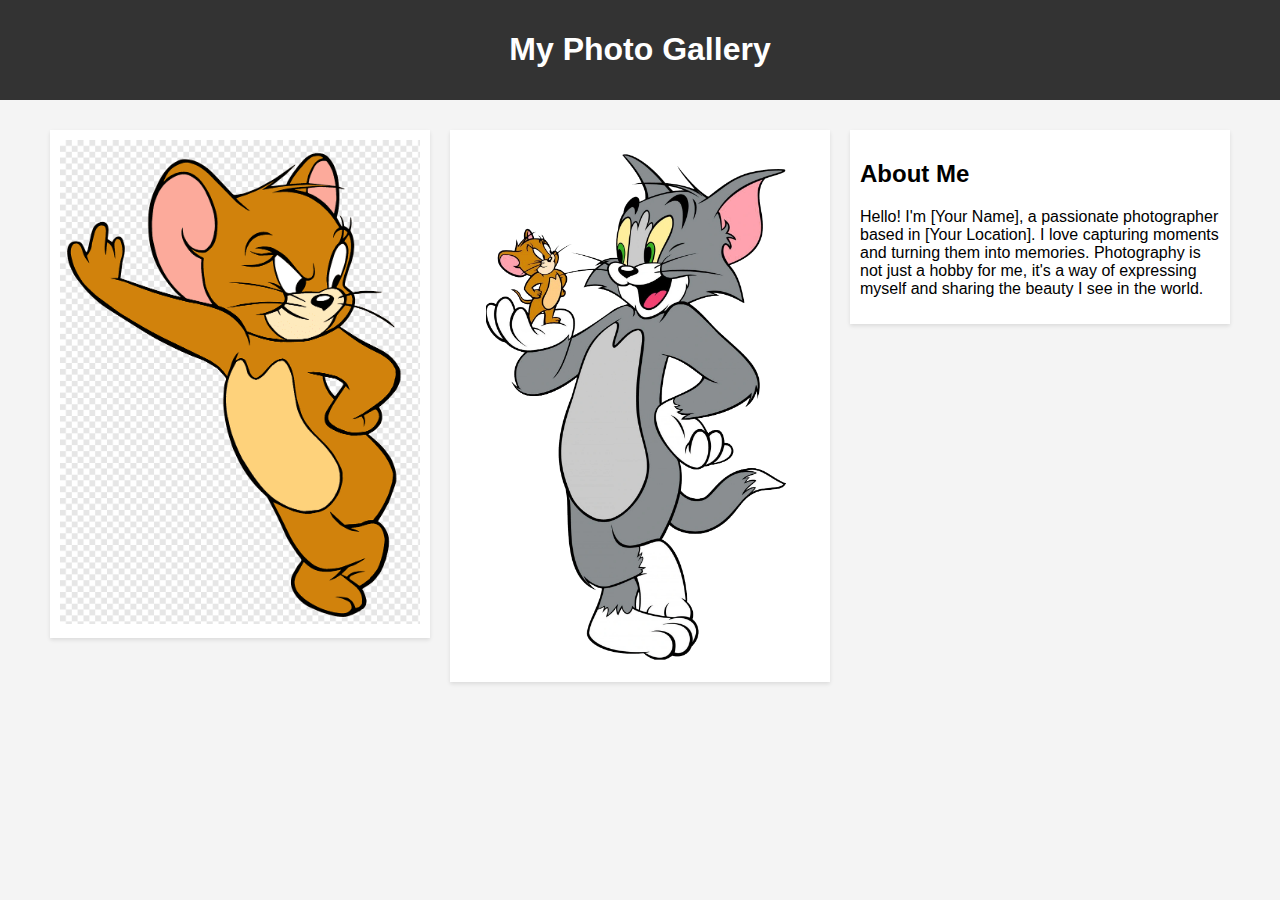
<file: sample.html>
<!DOCTYPE html>
<html lang="en">
<head>
<meta charset="UTF-8">
<meta name="viewport" content="width=device-width, initial-scale=1.0">
<title>My Photo Gallery</title>
<style>
  body {
    font-family: Arial, sans-serif;
    margin: 0;
    padding: 0;
    background-color: #f4f4f4;
  }
  header {
    background-color: #333;
    color: white;
    text-align: center;
    padding: 10px;
  }
  .container {
    max-width: 1200px;
    margin: 20px auto;
    display: flex;
    justify-content: space-between;
    align-items: flex-start;
  }
  .photo {
    flex: 1;
    margin: 10px;
    padding: 10px;
    background-color: white;
    box-shadow: 0 2px 4px rgba(0, 0, 0, 0.1);
  }
  .photo img {
    max-width: 100%;
    height: auto;
  }
  .about-me {
    flex: 1;
    margin: 10px;
    padding: 10px;
    background-color: white;
    box-shadow: 0 2px 4px rgba(0, 0, 0, 0.1);
  }
</style>
</head>
<body>
  <header>
    <h1>My Photo Gallery</h1>
  </header>
  <div class="container">
    <div class="photo">
      <img src="png-transparent-jerry-mouse-tom-cat-tom-and-jerry-actor-celebrities-mammal-heroes.png" alt="Photo 1">
    </div>
    <div class="photo">
      <img src="Tom_and_jerry_PNG50.webp" alt="Photo 2">
    </div>
    <div class="about-me">
      <h2>About Me</h2>
      <p>
        Hello! I'm [Your Name], a passionate photographer based in [Your Location]. I love capturing moments and turning them into memories. Photography is not just a hobby for me, it's a way of expressing myself and sharing the beauty I see in the world.
      </p>
    </div>
  </div>
</body>
</html>
</file>
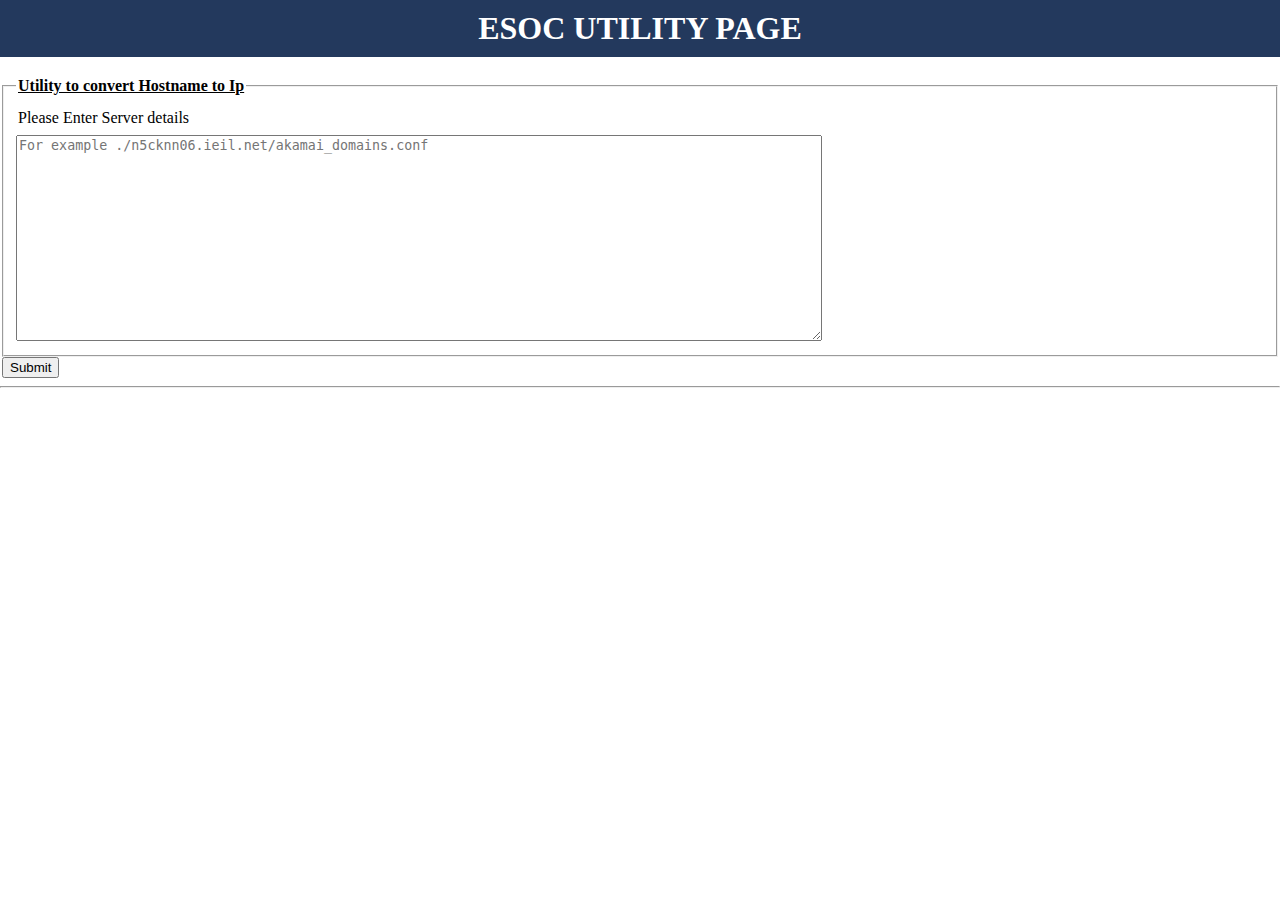
<file: akash/esoc-utility.html>
<!DOCTYPE html>
<html lang="en">
<head>
<title>esoc utility page</title>
<meta charset="utf-8" />
<meta name="viewport" content="width=device-width, initial-scale=1">
<link rel="stylesheet" href="esoc-styles.css" />
</head>
<body>
<div>
<h1>ESOC UTILITY PAGE</h1>
</div>
<form action="http://10.10.111.170/stats/test-akash.php" method="post">
<fieldset>
<legend><b><u>Utility to convert Hostname to Ip</b></u></legend>
	<label for="serverdetail"><p>Please Enter Server details</p>
		<textarea id="serverdetail" name="data" row="3" cols="30" placeholder="For example ./n5cknn06.ieil.net/akamai_domains.conf"></textarea>
	</label>
</fieldset>
<input type="submit" value="Submit">
<hr />
</form>
</body>
</html>
</file>
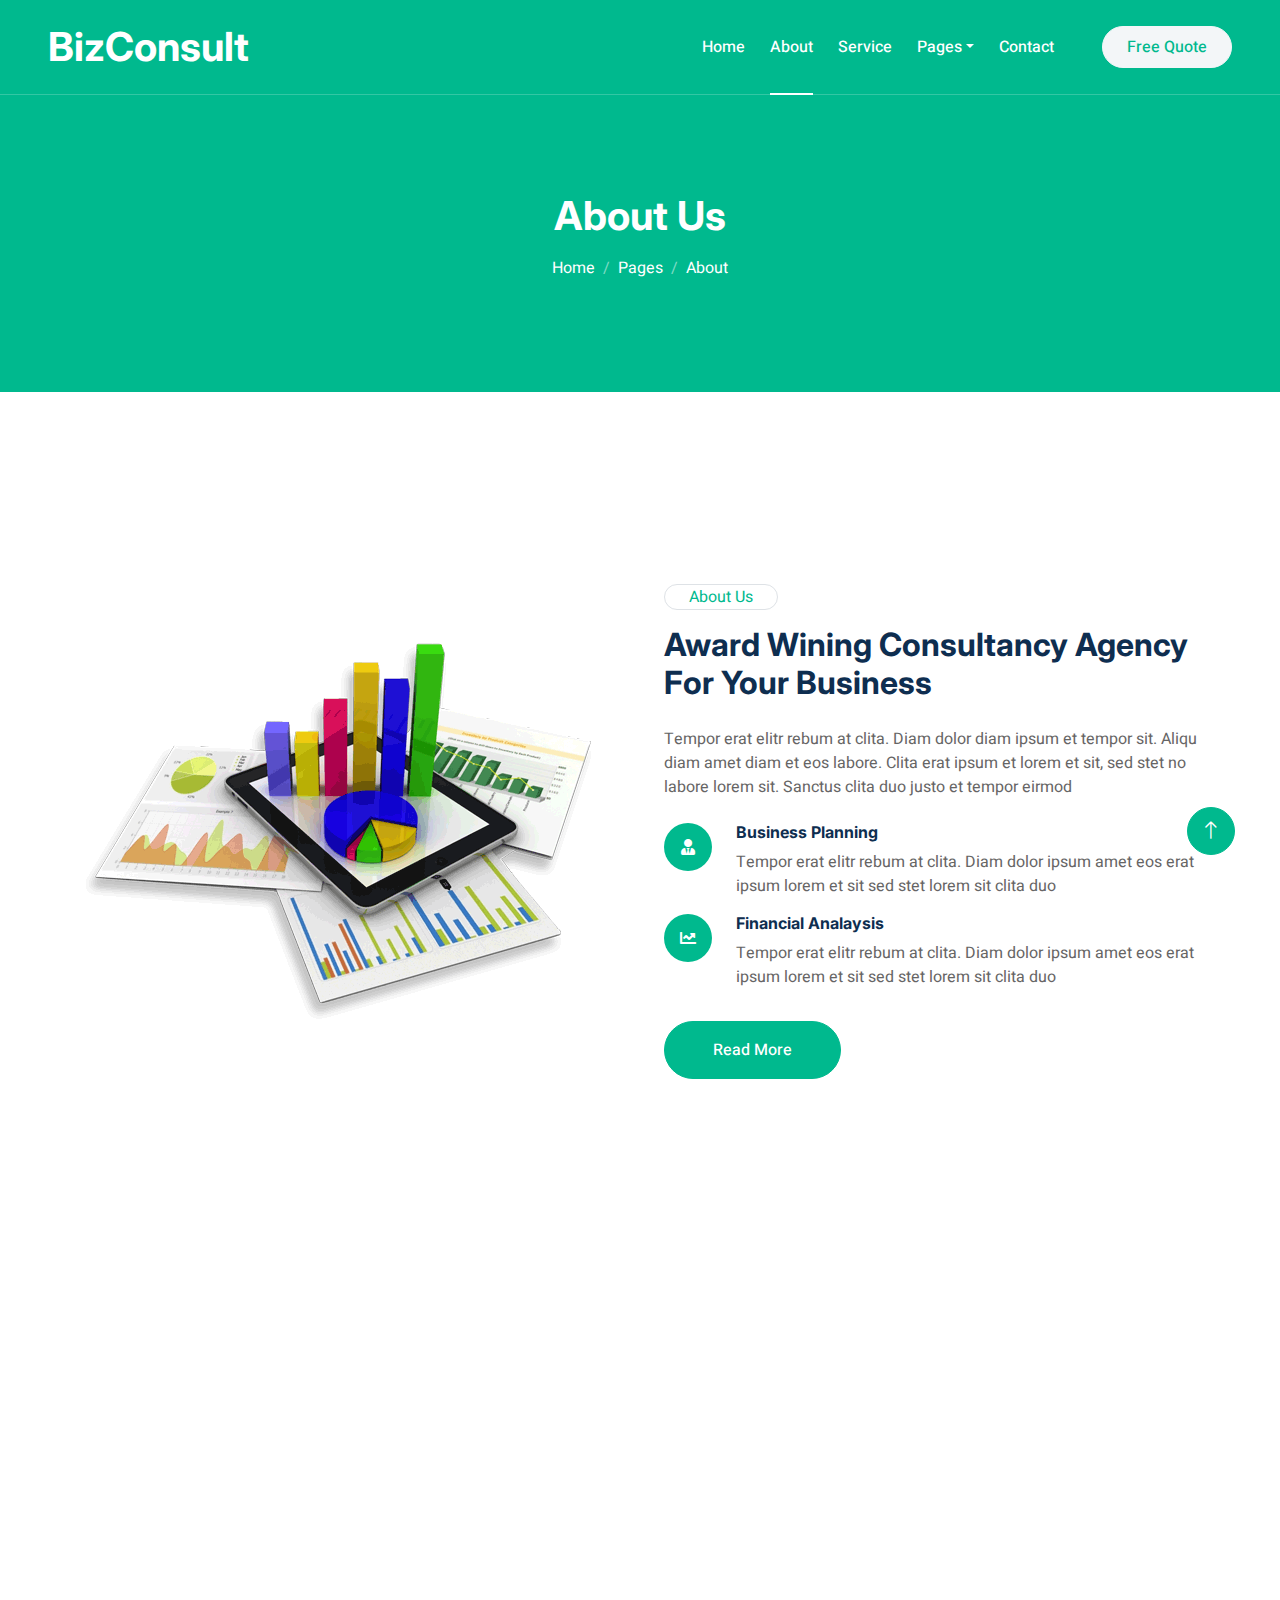
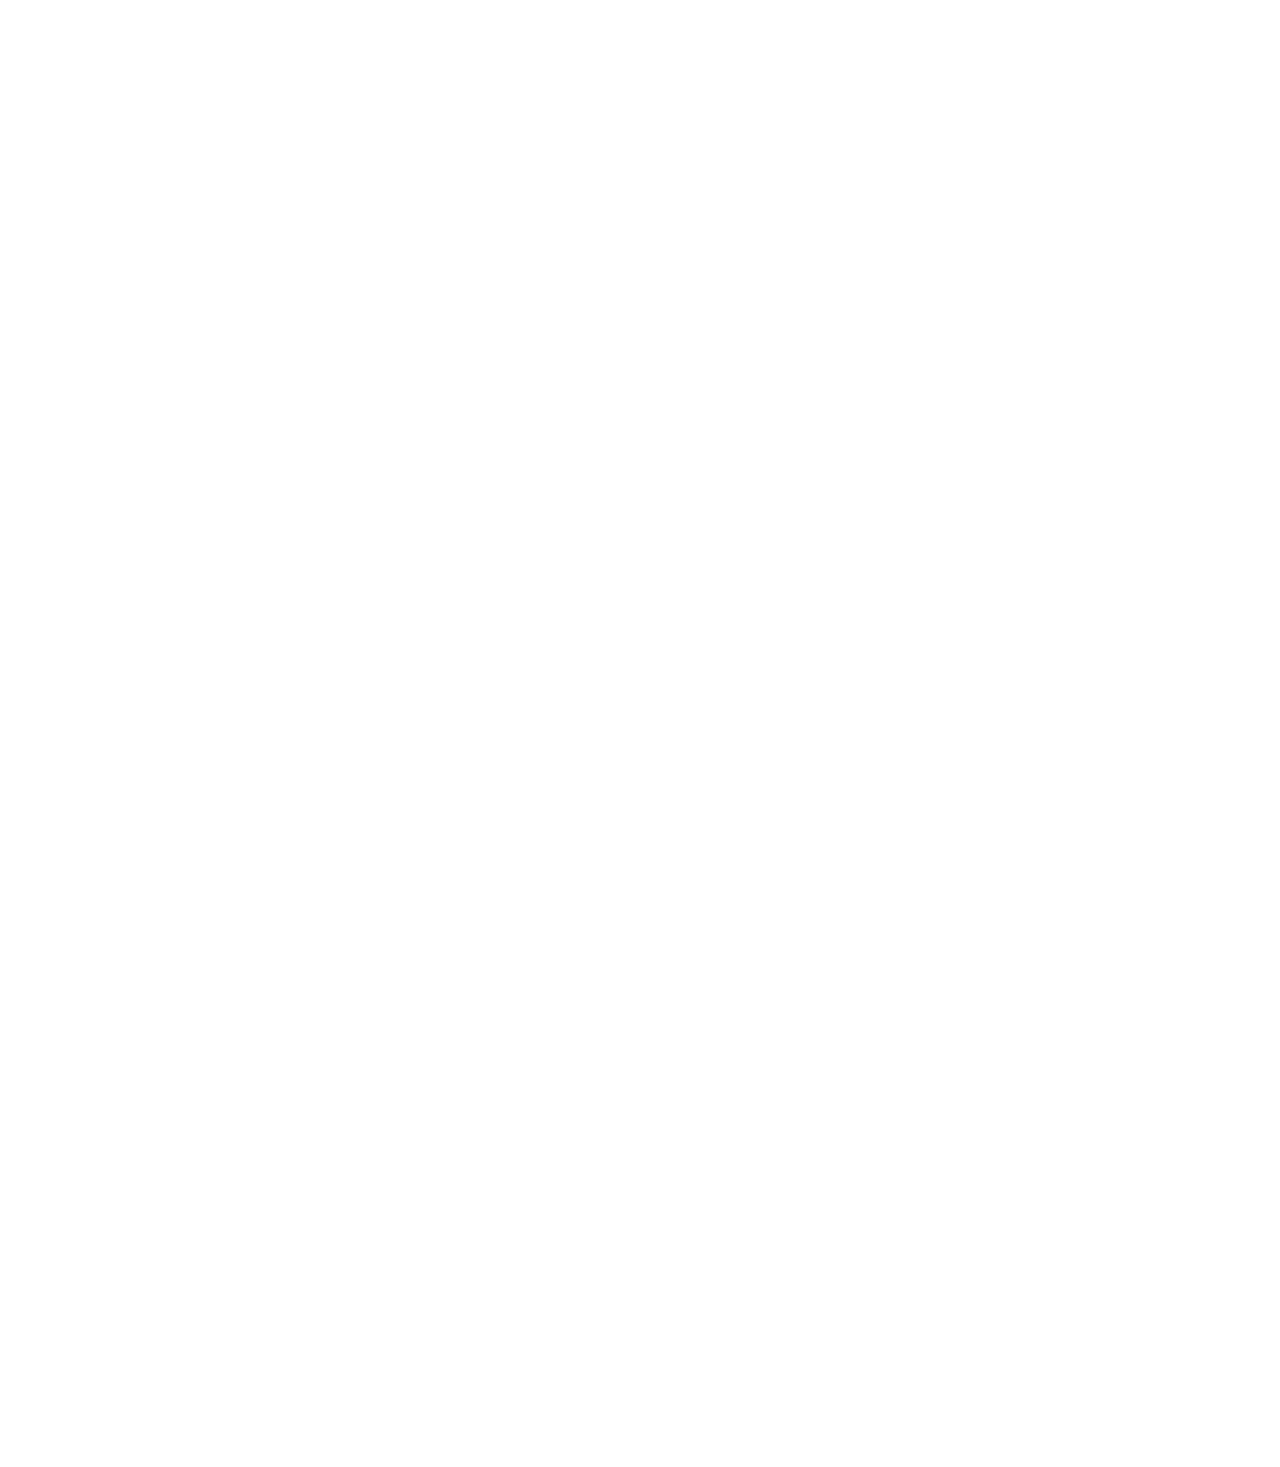
<file: bizconsult-1.0.0/about.html>
<!DOCTYPE html>
<html lang="en">

<head>
    <meta charset="utf-8">
    <title>BizConsult - Consulting HTML Template</title>
    <meta content="width=device-width, initial-scale=1.0" name="viewport">
    <meta content="" name="keywords">
    <meta content="" name="description">

    <!-- Favicon -->
    <link href="img/favicon.ico" rel="icon">

    <!-- Google Web Fonts -->
    <link rel="preconnect" href="https://fonts.googleapis.com">
    <link rel="preconnect" href="https://fonts.gstatic.com" crossorigin>
    <link href="https://fonts.googleapis.com/css2?family=Heebo:wght@400;500;600&family=Inter:wght@700;800&display=swap" rel="stylesheet"> 

    <!-- Icon Font Stylesheet -->
    <link href="https://cdnjs.cloudflare.com/ajax/libs/font-awesome/5.10.0/css/all.min.css" rel="stylesheet">
    <link href="https://cdn.jsdelivr.net/npm/bootstrap-icons@1.4.1/font/bootstrap-icons.css" rel="stylesheet">

    <!-- Libraries Stylesheet -->
    <link href="lib/animate/animate.min.css" rel="stylesheet">
    <link href="lib/owlcarousel/assets/owl.carousel.min.css" rel="stylesheet">

    <!-- Customized Bootstrap Stylesheet -->
    <link href="css/bootstrap.min.css" rel="stylesheet">

    <!-- Template Stylesheet -->
    <link href="css/style.css" rel="stylesheet">
</head>

<body>
    <div class="container-xxl bg-white p-0">
        <!-- Spinner Start -->
        <div id="spinner" class="show bg-white position-fixed translate-middle w-100 vh-100 top-50 start-50 d-flex align-items-center justify-content-center">
            <div class="spinner-border text-primary" style="width: 3rem; height: 3rem;" role="status">
                <span class="sr-only">Loading...</span>
            </div>
        </div>
        <!-- Spinner End -->


        <!-- Navbar & Hero Start -->
        <div class="container-xxl position-relative p-0">
            <nav class="navbar navbar-expand-lg navbar-light px-4 px-lg-5 py-3 py-lg-0">
                <a href="index.html" class="navbar-brand p-0">
                    <h1 class="m-0">BizConsult</h1>
                    <!-- <img src="img/logo.png" alt="Logo"> -->
                </a>
                <button class="navbar-toggler" type="button" data-bs-toggle="collapse" data-bs-target="#navbarCollapse">
                    <span class="fa fa-bars"></span>
                </button>
                <div class="collapse navbar-collapse" id="navbarCollapse">
                    <div class="navbar-nav ms-auto py-0">
                        <a href="index.html" class="nav-item nav-link">Home</a>
                        <a href="about.html" class="nav-item nav-link active">About</a>
                        <a href="service.html" class="nav-item nav-link">Service</a>
                        <div class="nav-item dropdown">
                            <a href="#" class="nav-link dropdown-toggle" data-bs-toggle="dropdown">Pages</a>
                            <div class="dropdown-menu m-0">
                                <a href="feature.html" class="dropdown-item">Features</a>
                                <a href="quote.html" class="dropdown-item">Free Quote</a>
                                <a href="team.html" class="dropdown-item">Our Team</a>
                                <a href="testimonial.html" class="dropdown-item">Testimonial</a>
                                <a href="404.html" class="dropdown-item">404 Page</a>
                            </div>
                        </div>
                        <a href="contact.html" class="nav-item nav-link">Contact</a>
                    </div>
                    <a href="" class="btn btn-light rounded-pill text-primary py-2 px-4 ms-lg-5">Free Quote</a>
                </div>
            </nav>

            <div class="container-xxl bg-primary page-header">
                <div class="container text-center">
                    <h1 class="text-white animated zoomIn mb-3">About Us</h1>
                    <nav aria-label="breadcrumb">
                        <ol class="breadcrumb justify-content-center">
                            <li class="breadcrumb-item"><a class="text-white" href="#">Home</a></li>
                            <li class="breadcrumb-item"><a class="text-white" href="#">Pages</a></li>
                            <li class="breadcrumb-item text-white active" aria-current="page">About</li>
                        </ol>
                    </nav>
                </div>
            </div>
        </div>
        <!-- Navbar & Hero End -->


        <!-- About Start -->
        <div class="container-xxl py-6">
            <div class="container">
                <div class="row g-5 align-items-center">
                    <div class="col-lg-6 wow zoomIn" data-wow-delay="0.1s">
                        <img class="img-fluid" src="img/about.png">
                    </div>
                    <div class="col-lg-6 wow fadeInUp" data-wow-delay="0.1s">
                        <div class="d-inline-block border rounded-pill text-primary px-4 mb-3">About Us</div>
                        <h2 class="mb-4">Award Wining Consultancy Agency For Your Business</h2>
                        <p class="mb-4">Tempor erat elitr rebum at clita. Diam dolor diam ipsum et tempor sit. Aliqu diam amet diam et eos labore. Clita erat ipsum et lorem et sit, sed stet no labore lorem sit. Sanctus clita duo justo et tempor eirmod</p>
                        <div class="row g-3 mb-4">
                            <div class="col-12 d-flex">
                                <div class="flex-shrink-0 btn-lg-square rounded-circle bg-primary">
                                    <i class="fa fa-user-tie text-white"></i>
                                </div>
                                <div class="ms-4">
                                    <h6>Business Planning</h6>
                                    <span>Tempor erat elitr rebum at clita. Diam dolor ipsum amet eos erat ipsum lorem et sit sed stet lorem sit clita duo</span>
                                </div>
                            </div>
                            <div class="col-12 d-flex">
                                <div class="flex-shrink-0 btn-lg-square rounded-circle bg-primary">
                                    <i class="fa fa-chart-line text-white"></i>
                                </div>
                                <div class="ms-4">
                                    <h6>Financial Analaysis</h6>
                                    <span>Tempor erat elitr rebum at clita. Diam dolor ipsum amet eos erat ipsum lorem et sit sed stet lorem sit clita duo</span>
                                </div>
                            </div>
                        </div>
                        <a class="btn btn-primary rounded-pill py-3 px-5 mt-2" href="">Read More</a>
                    </div>
                </div>
            </div>
        </div>
        <!-- About End -->


        <!-- Features Start -->
        <div class="container-xxl py-6">
            <div class="container">
                <div class="row g-5">
                    <div class="col-lg-5 wow fadeInUp" data-wow-delay="0.1s">
                        <div class="d-inline-block border rounded-pill text-primary px-4 mb-3">Features</div>
                        <h2 class="mb-4">Why People Choose Us? We Are Trusted & Award Wining Agency</h2>
                        <p>Clita nonumy sanctus nonumy et clita tempor, et sea amet ut et sadipscing rebum amet takimata amet, sed accusam eos eos dolores dolore et. Et ea ea dolor rebum invidunt clita eos. Sea accusam stet stet ipsum, sit ipsum et ipsum kasd</p>
                        <p>Et ea ea dolor rebum invidunt clita eos. Sea accusam stet stet ipsum, sit ipsum et ipsum kasd</p>
                        <a class="btn btn-primary rounded-pill py-3 px-5 mt-2" href="">Read More</a>
                    </div>
                    <div class="col-lg-7">
                        <div class="row g-5">
                            <div class="col-sm-6 wow fadeIn" data-wow-delay="0.1s">
                                <div class="d-flex align-items-center mb-3">
                                    <div class="flex-shrink-0 btn-square bg-primary rounded-circle me-3">
                                        <i class="fa fa-cubes text-white"></i>
                                    </div>
                                    <h6 class="mb-0">Best In Industry</h6>
                                </div>
                                <span>Magna sea eos sit dolor, ipsum amet ipsum lorem diam eos diam dolor</span>
                            </div>
                            <div class="col-sm-6 wow fadeIn" data-wow-delay="0.2s">
                                <div class="d-flex align-items-center mb-3">
                                    <div class="flex-shrink-0 btn-square bg-primary rounded-circle me-3">
                                        <i class="fa fa-percent text-white"></i>
                                    </div>
                                    <h6 class="mb-0">99% Success Rate</h6>
                                </div>
                                <span>Magna sea eos sit dolor, ipsum amet ipsum lorem diam eos diam dolor</span>
                            </div>
                            <div class="col-sm-6 wow fadeIn" data-wow-delay="0.3s">
                                <div class="d-flex align-items-center mb-3">
                                    <div class="flex-shrink-0 btn-square bg-primary rounded-circle me-3">
                                        <i class="fa fa-award text-white"></i>
                                    </div>
                                    <h6 class="mb-0">Award Winning</h6>
                                </div>
                                <span>Magna sea eos sit dolor, ipsum amet ipsum lorem diam eos diam dolor</span>
                            </div>
                            <div class="col-sm-6 wow fadeIn" data-wow-delay="0.4s">
                                <div class="d-flex align-items-center mb-3">
                                    <div class="flex-shrink-0 btn-square bg-primary rounded-circle me-3">
                                        <i class="fa fa-smile-beam text-white"></i>
                                    </div>
                                    <h6 class="mb-0">100% Happy Client</h6>
                                </div>
                                <span>Magna sea eos sit dolor, ipsum amet ipsum lorem diam eos diam dolor</span>
                            </div>
                            <div class="col-sm-6 wow fadeIn" data-wow-delay="0.5s">
                                <div class="d-flex align-items-center mb-3">
                                    <div class="flex-shrink-0 btn-square bg-primary rounded-circle me-3">
                                        <i class="fa fa-user-tie text-white"></i>
                                    </div>
                                    <h6 class="mb-0">Professional Advisors</h6>
                                </div>
                                <span>Magna sea eos sit dolor, ipsum amet ipsum lorem diam eos diam dolor</span>
                            </div>
                            <div class="col-sm-6 wow fadeIn" data-wow-delay="0.6s">
                                <div class="d-flex align-items-center mb-3">
                                    <div class="flex-shrink-0 btn-square bg-primary rounded-circle me-3">
                                        <i class="fa fa-headset text-white"></i>
                                    </div>
                                    <h6 class="mb-0">24/7 Customer Support</h6>
                                </div>
                                <span>Magna sea eos sit dolor, ipsum amet ipsum lorem diam eos diam dolor</span>
                            </div>
                        </div>
                    </div>
                </div>
            </div>
        </div>
        <!-- Features End -->


        <!-- Team Start -->
        <div class="container-xxl py-6">
            <div class="container">
                <div class="mx-auto text-center wow fadeInUp" data-wow-delay="0.1s" style="max-width: 600px;">
                    <div class="d-inline-block border rounded-pill text-primary px-4 mb-3">Our Team</div>
                    <h2 class="mb-5">Meet Our Team Members</h2>
                </div>
                <div class="row g-4">
                    <div class="col-lg-3 col-md-6 wow fadeInUp" data-wow-delay="0.1s">
                        <div class="team-item">
                            <h5>Full Name</h5>
                            <p class="mb-4">Designation</p>
                            <img class="img-fluid rounded-circle w-100 mb-4" src="img/team-1.jpg" alt="">
                            <div class="d-flex justify-content-center">
                                <a class="btn btn-square text-primary bg-white m-1" href=""><i class="fab fa-facebook-f"></i></a>
                                <a class="btn btn-square text-primary bg-white m-1" href=""><i class="fab fa-twitter"></i></a>
                                <a class="btn btn-square text-primary bg-white m-1" href=""><i class="fab fa-linkedin-in"></i></a>
                            </div>
                        </div>
                    </div>
                    <div class="col-lg-3 col-md-6 wow fadeInUp" data-wow-delay="0.3s">
                        <div class="team-item">
                            <h5>Full Name</h5>
                            <p class="mb-4">Designation</p>
                            <img class="img-fluid rounded-circle w-100 mb-4" src="img/team-2.jpg" alt="">
                            <div class="d-flex justify-content-center">
                                <a class="btn btn-square text-primary bg-white m-1" href=""><i class="fab fa-facebook-f"></i></a>
                                <a class="btn btn-square text-primary bg-white m-1" href=""><i class="fab fa-twitter"></i></a>
                                <a class="btn btn-square text-primary bg-white m-1" href=""><i class="fab fa-linkedin-in"></i></a>
                            </div>
                        </div>
                    </div>
                    <div class="col-lg-3 col-md-6 wow fadeInUp" data-wow-delay="0.5s">
                        <div class="team-item">
                            <h5>Full Name</h5>
                            <p class="mb-4">Designation</p>
                            <img class="img-fluid rounded-circle w-100 mb-4" src="img/team-3.jpg" alt="">
                            <div class="d-flex justify-content-center">
                                <a class="btn btn-square text-primary bg-white m-1" href=""><i class="fab fa-facebook-f"></i></a>
                                <a class="btn btn-square text-primary bg-white m-1" href=""><i class="fab fa-twitter"></i></a>
                                <a class="btn btn-square text-primary bg-white m-1" href=""><i class="fab fa-linkedin-in"></i></a>
                            </div>
                        </div>
                    </div>
                    <div class="col-lg-3 col-md-6 wow fadeInUp" data-wow-delay="0.7s">
                        <div class="team-item">
                            <h5>Full Name</h5>
                            <p class="mb-4">Designation</p>
                            <img class="img-fluid rounded-circle w-100 mb-4" src="img/team-4.jpg" alt="">
                            <div class="d-flex justify-content-center">
                                <a class="btn btn-square text-primary bg-white m-1" href=""><i class="fab fa-facebook-f"></i></a>
                                <a class="btn btn-square text-primary bg-white m-1" href=""><i class="fab fa-twitter"></i></a>
                                <a class="btn btn-square text-primary bg-white m-1" href=""><i class="fab fa-linkedin-in"></i></a>
                            </div>
                        </div>
                    </div>
                </div>
            </div>
        </div>
        <!-- Team End -->
        

        <!-- Footer Start -->
        <div class="container-fluid bg-dark text-light footer pt-5 wow fadeIn" data-wow-delay="0.1s" style="margin-top: 6rem;">
            <div class="container py-5">
                <div class="row g-5">
                    <div class="col-md-6 col-lg-3">
                        <h5 class="text-white mb-4">Get In Touch</h5>
                        <p><i class="fa fa-map-marker-alt me-3"></i>123 Street, New York, USA</p>
                        <p><i class="fa fa-phone-alt me-3"></i>+012 345 67890</p>
                        <p><i class="fa fa-envelope me-3"></i>info@example.com</p>
                        <div class="d-flex pt-2">
                            <a class="btn btn-outline-light btn-social" href=""><i class="fab fa-twitter"></i></a>
                            <a class="btn btn-outline-light btn-social" href=""><i class="fab fa-facebook-f"></i></a>
                            <a class="btn btn-outline-light btn-social" href=""><i class="fab fa-youtube"></i></a>
                            <a class="btn btn-outline-light btn-social" href=""><i class="fab fa-instagram"></i></a>
                            <a class="btn btn-outline-light btn-social" href=""><i class="fab fa-linkedin-in"></i></a>
                        </div>
                    </div>
                    <div class="col-md-6 col-lg-3">
                        <h5 class="text-white mb-4">Quick Link</h5>
                        <a class="btn btn-link" href="">About Us</a>
                        <a class="btn btn-link" href="">Contact Us</a>
                        <a class="btn btn-link" href="">Privacy Policy</a>
                        <a class="btn btn-link" href="">Terms & Condition</a>
                        <a class="btn btn-link" href="">Career</a>
                    </div>
                    <div class="col-md-6 col-lg-3">
                        <h5 class="text-white mb-4">Popular Link</h5>
                        <a class="btn btn-link" href="">About Us</a>
                        <a class="btn btn-link" href="">Contact Us</a>
                        <a class="btn btn-link" href="">Privacy Policy</a>
                        <a class="btn btn-link" href="">Terms & Condition</a>
                        <a class="btn btn-link" href="">Career</a>
                    </div>
                    <div class="col-md-6 col-lg-3">
                        <h5 class="text-white mb-4">Newsletter</h5>
                        <p>Lorem ipsum dolor sit amet elit. Phasellus nec pretium mi. Curabitur facilisis ornare velit non vulpu</p>
                        <div class="position-relative w-100 mt-3">
                            <input class="form-control border-0 rounded-pill w-100 ps-4 pe-5" type="text" placeholder="Your Email" style="height: 48px;">
                            <button type="button" class="btn shadow-none position-absolute top-0 end-0 mt-1 me-2"><i class="fa fa-paper-plane text-primary fs-4"></i></button>
                        </div>
                    </div>
                </div>
            </div>
            <div class="container">
                <div class="copyright">
                    <div class="row">
                        <div class="col-md-6 text-center text-md-start mb-3 mb-md-0">
                            &copy; <a class="border-bottom" href="#">Your Site Name</a>, All Right Reserved. 
							
							<!--/*** This template is free as long as you keep the footer author’s credit link/attribution link/backlink. If you'd like to use the template without the footer author’s credit link/attribution link/backlink, you can purchase the Credit Removal License from "https://htmlcodex.com/credit-removal". Thank you for your support. ***/-->
							Designed By <a class="border-bottom" href="https://htmlcodex.com">HTML Codex</a>
                        </div>
                        <div class="col-md-6 text-center text-md-end">
                            <div class="footer-menu">
                                <a href="">Home</a>
                                <a href="">Cookies</a>
                                <a href="">Help</a>
                                <a href="">FQAs</a>
                            </div>
                        </div>
                    </div>
                </div>
            </div>
        </div>
        <!-- Footer End -->


        <!-- Back to Top -->
        <a href="#" class="btn btn-lg btn-primary btn-lg-square back-to-top"><i class="bi bi-arrow-up"></i></a>
    </div>

    <!-- JavaScript Libraries -->
    <script src="https://code.jquery.com/jquery-3.4.1.min.js"></script>
    <script src="https://cdn.jsdelivr.net/npm/bootstrap@5.0.0/dist/js/bootstrap.bundle.min.js"></script>
    <script src="lib/wow/wow.min.js"></script>
    <script src="lib/easing/easing.min.js"></script>
    <script src="lib/waypoints/waypoints.min.js"></script>
    <script src="lib/owlcarousel/owl.carousel.min.js"></script>

    <!-- Template Javascript -->
    <script src="js/main.js"></script>
</body>

</html>
</file>
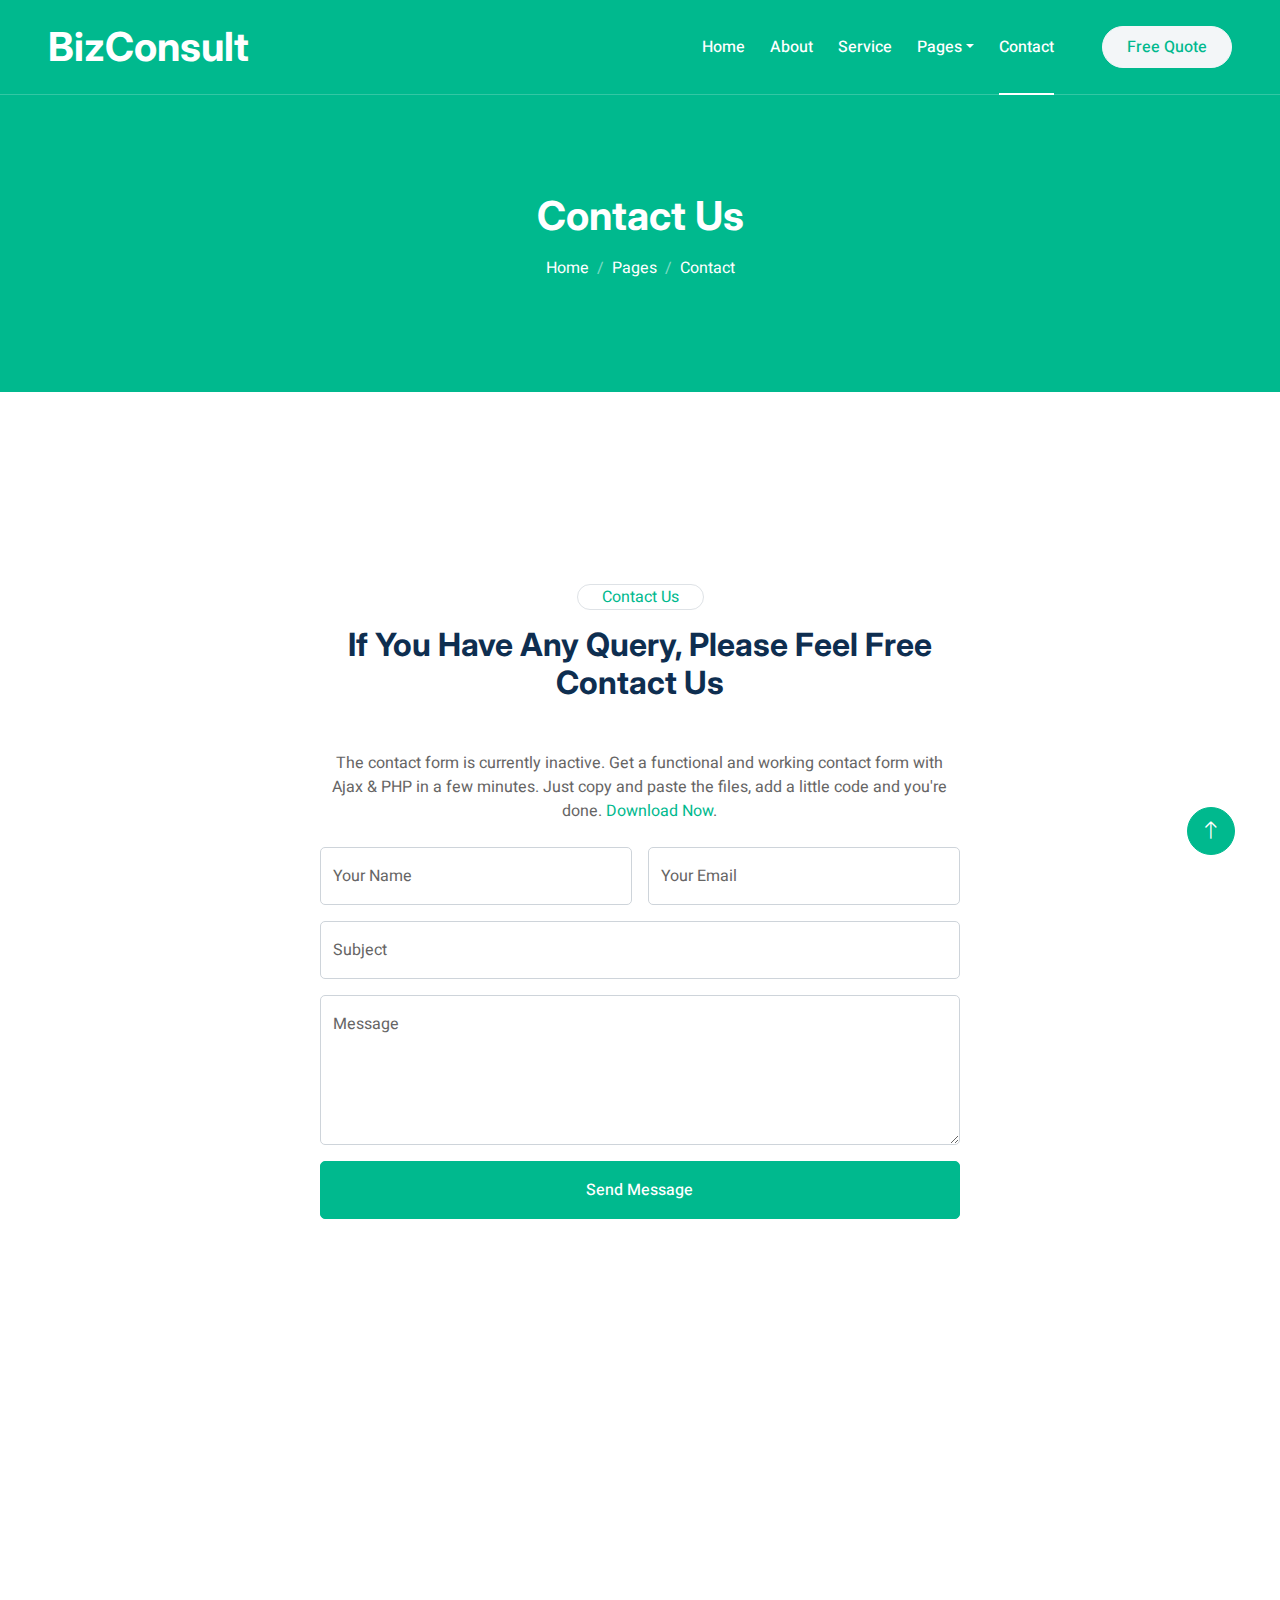
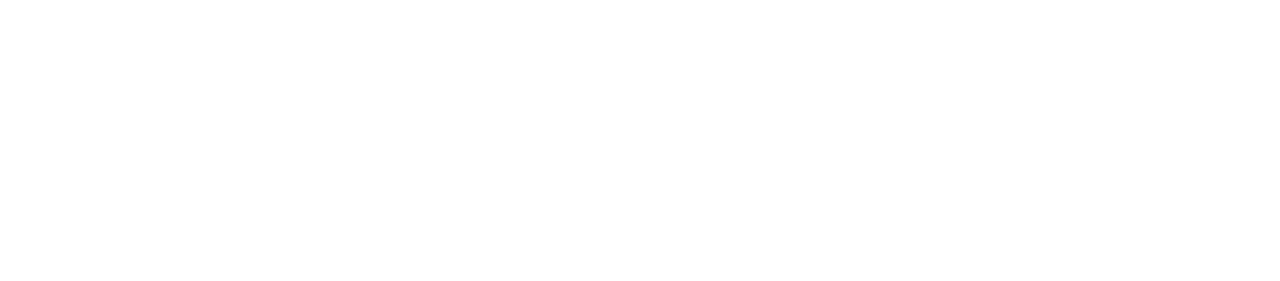
<file: bizconsult-1.0.0/contact.html>
<!DOCTYPE html>
<html lang="en">

<head>
    <meta charset="utf-8">
    <title>BizConsult - Consulting HTML Template</title>
    <meta content="width=device-width, initial-scale=1.0" name="viewport">
    <meta content="" name="keywords">
    <meta content="" name="description">

    <!-- Favicon -->
    <link href="img/favicon.ico" rel="icon">

    <!-- Google Web Fonts -->
    <link rel="preconnect" href="https://fonts.googleapis.com">
    <link rel="preconnect" href="https://fonts.gstatic.com" crossorigin>
    <link href="https://fonts.googleapis.com/css2?family=Heebo:wght@400;500;600&family=Inter:wght@700;800&display=swap" rel="stylesheet"> 

    <!-- Icon Font Stylesheet -->
    <link href="https://cdnjs.cloudflare.com/ajax/libs/font-awesome/5.10.0/css/all.min.css" rel="stylesheet">
    <link href="https://cdn.jsdelivr.net/npm/bootstrap-icons@1.4.1/font/bootstrap-icons.css" rel="stylesheet">

    <!-- Libraries Stylesheet -->
    <link href="lib/animate/animate.min.css" rel="stylesheet">
    <link href="lib/owlcarousel/assets/owl.carousel.min.css" rel="stylesheet">

    <!-- Customized Bootstrap Stylesheet -->
    <link href="css/bootstrap.min.css" rel="stylesheet">

    <!-- Template Stylesheet -->
    <link href="css/style.css" rel="stylesheet">
</head>

<body>
    <div class="container-xxl bg-white p-0">
        <!-- Spinner Start -->
        <div id="spinner" class="show bg-white position-fixed translate-middle w-100 vh-100 top-50 start-50 d-flex align-items-center justify-content-center">
            <div class="spinner-border text-primary" style="width: 3rem; height: 3rem;" role="status">
                <span class="sr-only">Loading...</span>
            </div>
        </div>
        <!-- Spinner End -->


        <!-- Navbar & Hero Start -->
        <div class="container-xxl position-relative p-0">
            <nav class="navbar navbar-expand-lg navbar-light px-4 px-lg-5 py-3 py-lg-0">
                <a href="index.html" class="navbar-brand p-0">
                    <h1 class="m-0">BizConsult</h1>
                    <!-- <img src="img/logo.png" alt="Logo"> -->
                </a>
                <button class="navbar-toggler" type="button" data-bs-toggle="collapse" data-bs-target="#navbarCollapse">
                    <span class="fa fa-bars"></span>
                </button>
                <div class="collapse navbar-collapse" id="navbarCollapse">
                    <div class="navbar-nav ms-auto py-0">
                        <a href="index.html" class="nav-item nav-link">Home</a>
                        <a href="about.html" class="nav-item nav-link">About</a>
                        <a href="service.html" class="nav-item nav-link">Service</a>
                        <div class="nav-item dropdown">
                            <a href="#" class="nav-link dropdown-toggle" data-bs-toggle="dropdown">Pages</a>
                            <div class="dropdown-menu m-0">
                                <a href="feature.html" class="dropdown-item">Features</a>
                                <a href="quote.html" class="dropdown-item">Free Quote</a>
                                <a href="team.html" class="dropdown-item">Our Team</a>
                                <a href="testimonial.html" class="dropdown-item">Testimonial</a>
                                <a href="404.html" class="dropdown-item">404 Page</a>
                            </div>
                        </div>
                        <a href="contact.html" class="nav-item nav-link active">Contact</a>
                    </div>
                    <a href="" class="btn btn-light rounded-pill text-primary py-2 px-4 ms-lg-5">Free Quote</a>
                </div>
            </nav>

            <div class="container-xxl bg-primary page-header">
                <div class="container text-center">
                    <h1 class="text-white animated zoomIn mb-3">Contact Us</h1>
                    <nav aria-label="breadcrumb">
                        <ol class="breadcrumb justify-content-center">
                            <li class="breadcrumb-item"><a class="text-white" href="#">Home</a></li>
                            <li class="breadcrumb-item"><a class="text-white" href="#">Pages</a></li>
                            <li class="breadcrumb-item text-white active" aria-current="page">Contact</li>
                        </ol>
                    </nav>
                </div>
            </div>
        </div>
        <!-- Navbar & Hero End -->


        <!-- Contact Start -->
        <div class="container-xxl py-6">
            <div class="container">
                <div class="mx-auto text-center wow fadeInUp" data-wow-delay="0.1s" style="max-width: 600px;">
                    <div class="d-inline-block border rounded-pill text-primary px-4 mb-3">Contact Us</div>
                    <h2 class="mb-5">If You Have Any Query, Please Feel Free Contact Us</h2>
                </div>
                <div class="row justify-content-center">
                    <div class="col-lg-7 wow fadeInUp" data-wow-delay="0.3s">
                        <p class="text-center mb-4">The contact form is currently inactive. Get a functional and working contact form with Ajax & PHP in a few minutes. Just copy and paste the files, add a little code and you're done. <a href="https://htmlcodex.com/contact-form">Download Now</a>.</p>
                        <form>
                            <div class="row g-3">
                                <div class="col-md-6">
                                    <div class="form-floating">
                                        <input type="text" class="form-control" id="name" placeholder="Your Name">
                                        <label for="name">Your Name</label>
                                    </div>
                                </div>
                                <div class="col-md-6">
                                    <div class="form-floating">
                                        <input type="email" class="form-control" id="email" placeholder="Your Email">
                                        <label for="email">Your Email</label>
                                    </div>
                                </div>
                                <div class="col-12">
                                    <div class="form-floating">
                                        <input type="text" class="form-control" id="subject" placeholder="Subject">
                                        <label for="subject">Subject</label>
                                    </div>
                                </div>
                                <div class="col-12">
                                    <div class="form-floating">
                                        <textarea class="form-control" placeholder="Leave a message here" id="message" style="height: 150px"></textarea>
                                        <label for="message">Message</label>
                                    </div>
                                </div>
                                <div class="col-12">
                                    <button class="btn btn-primary w-100 py-3" type="submit">Send Message</button>
                                </div>
                            </div>
                        </form>
                    </div>
                </div>
            </div>
        </div>
        <!-- Contact End -->
        

        <!-- Footer Start -->
        <div class="container-fluid bg-dark text-light footer pt-5 wow fadeIn" data-wow-delay="0.1s" style="margin-top: 6rem;">
            <div class="container py-5">
                <div class="row g-5">
                    <div class="col-md-6 col-lg-3">
                        <h5 class="text-white mb-4">Get In Touch</h5>
                        <p><i class="fa fa-map-marker-alt me-3"></i>123 Street, New York, USA</p>
                        <p><i class="fa fa-phone-alt me-3"></i>+012 345 67890</p>
                        <p><i class="fa fa-envelope me-3"></i>info@example.com</p>
                        <div class="d-flex pt-2">
                            <a class="btn btn-outline-light btn-social" href=""><i class="fab fa-twitter"></i></a>
                            <a class="btn btn-outline-light btn-social" href=""><i class="fab fa-facebook-f"></i></a>
                            <a class="btn btn-outline-light btn-social" href=""><i class="fab fa-youtube"></i></a>
                            <a class="btn btn-outline-light btn-social" href=""><i class="fab fa-instagram"></i></a>
                            <a class="btn btn-outline-light btn-social" href=""><i class="fab fa-linkedin-in"></i></a>
                        </div>
                    </div>
                    <div class="col-md-6 col-lg-3">
                        <h5 class="text-white mb-4">Quick Link</h5>
                        <a class="btn btn-link" href="">About Us</a>
                        <a class="btn btn-link" href="">Contact Us</a>
                        <a class="btn btn-link" href="">Privacy Policy</a>
                        <a class="btn btn-link" href="">Terms & Condition</a>
                        <a class="btn btn-link" href="">Career</a>
                    </div>
                    <div class="col-md-6 col-lg-3">
                        <h5 class="text-white mb-4">Popular Link</h5>
                        <a class="btn btn-link" href="">About Us</a>
                        <a class="btn btn-link" href="">Contact Us</a>
                        <a class="btn btn-link" href="">Privacy Policy</a>
                        <a class="btn btn-link" href="">Terms & Condition</a>
                        <a class="btn btn-link" href="">Career</a>
                    </div>
                    <div class="col-md-6 col-lg-3">
                        <h5 class="text-white mb-4">Newsletter</h5>
                        <p>Lorem ipsum dolor sit amet elit. Phasellus nec pretium mi. Curabitur facilisis ornare velit non vulpu</p>
                        <div class="position-relative w-100 mt-3">
                            <input class="form-control border-0 rounded-pill w-100 ps-4 pe-5" type="text" placeholder="Your Email" style="height: 48px;">
                            <button type="button" class="btn shadow-none position-absolute top-0 end-0 mt-1 me-2"><i class="fa fa-paper-plane text-primary fs-4"></i></button>
                        </div>
                    </div>
                </div>
            </div>
            <div class="container">
                <div class="copyright">
                    <div class="row">
                        <div class="col-md-6 text-center text-md-start mb-3 mb-md-0">
                            &copy; <a class="border-bottom" href="#">Your Site Name</a>, All Right Reserved. 
							
							<!--/*** This template is free as long as you keep the footer author’s credit link/attribution link/backlink. If you'd like to use the template without the footer author’s credit link/attribution link/backlink, you can purchase the Credit Removal License from "https://htmlcodex.com/credit-removal". Thank you for your support. ***/-->
							Designed By <a class="border-bottom" href="https://htmlcodex.com">HTML Codex</a>
                            <br>Distributed By: <a class="border-bottom" href="https://themewagon.com" target="_blank">ThemeWagon</a>
                        </div>
                        <div class="col-md-6 text-center text-md-end">
                            <div class="footer-menu">
                                <a href="">Home</a>
                                <a href="">Cookies</a>
                                <a href="">Help</a>
                                <a href="">FQAs</a>
                            </div>
                        </div>
                    </div>
                </div>
            </div>
        </div>
        <!-- Footer End -->


        <!-- Back to Top -->
        <a href="#" class="btn btn-lg btn-primary btn-lg-square back-to-top"><i class="bi bi-arrow-up"></i></a>
    </div>

    <!-- JavaScript Libraries -->
    <script src="https://code.jquery.com/jquery-3.4.1.min.js"></script>
    <script src="https://cdn.jsdelivr.net/npm/bootstrap@5.0.0/dist/js/bootstrap.bundle.min.js"></script>
    <script src="lib/wow/wow.min.js"></script>
    <script src="lib/easing/easing.min.js"></script>
    <script src="lib/waypoints/waypoints.min.js"></script>
    <script src="lib/owlcarousel/owl.carousel.min.js"></script>

    <!-- Template Javascript -->
    <script src="js/main.js"></script>
</body>

</html>
</file>
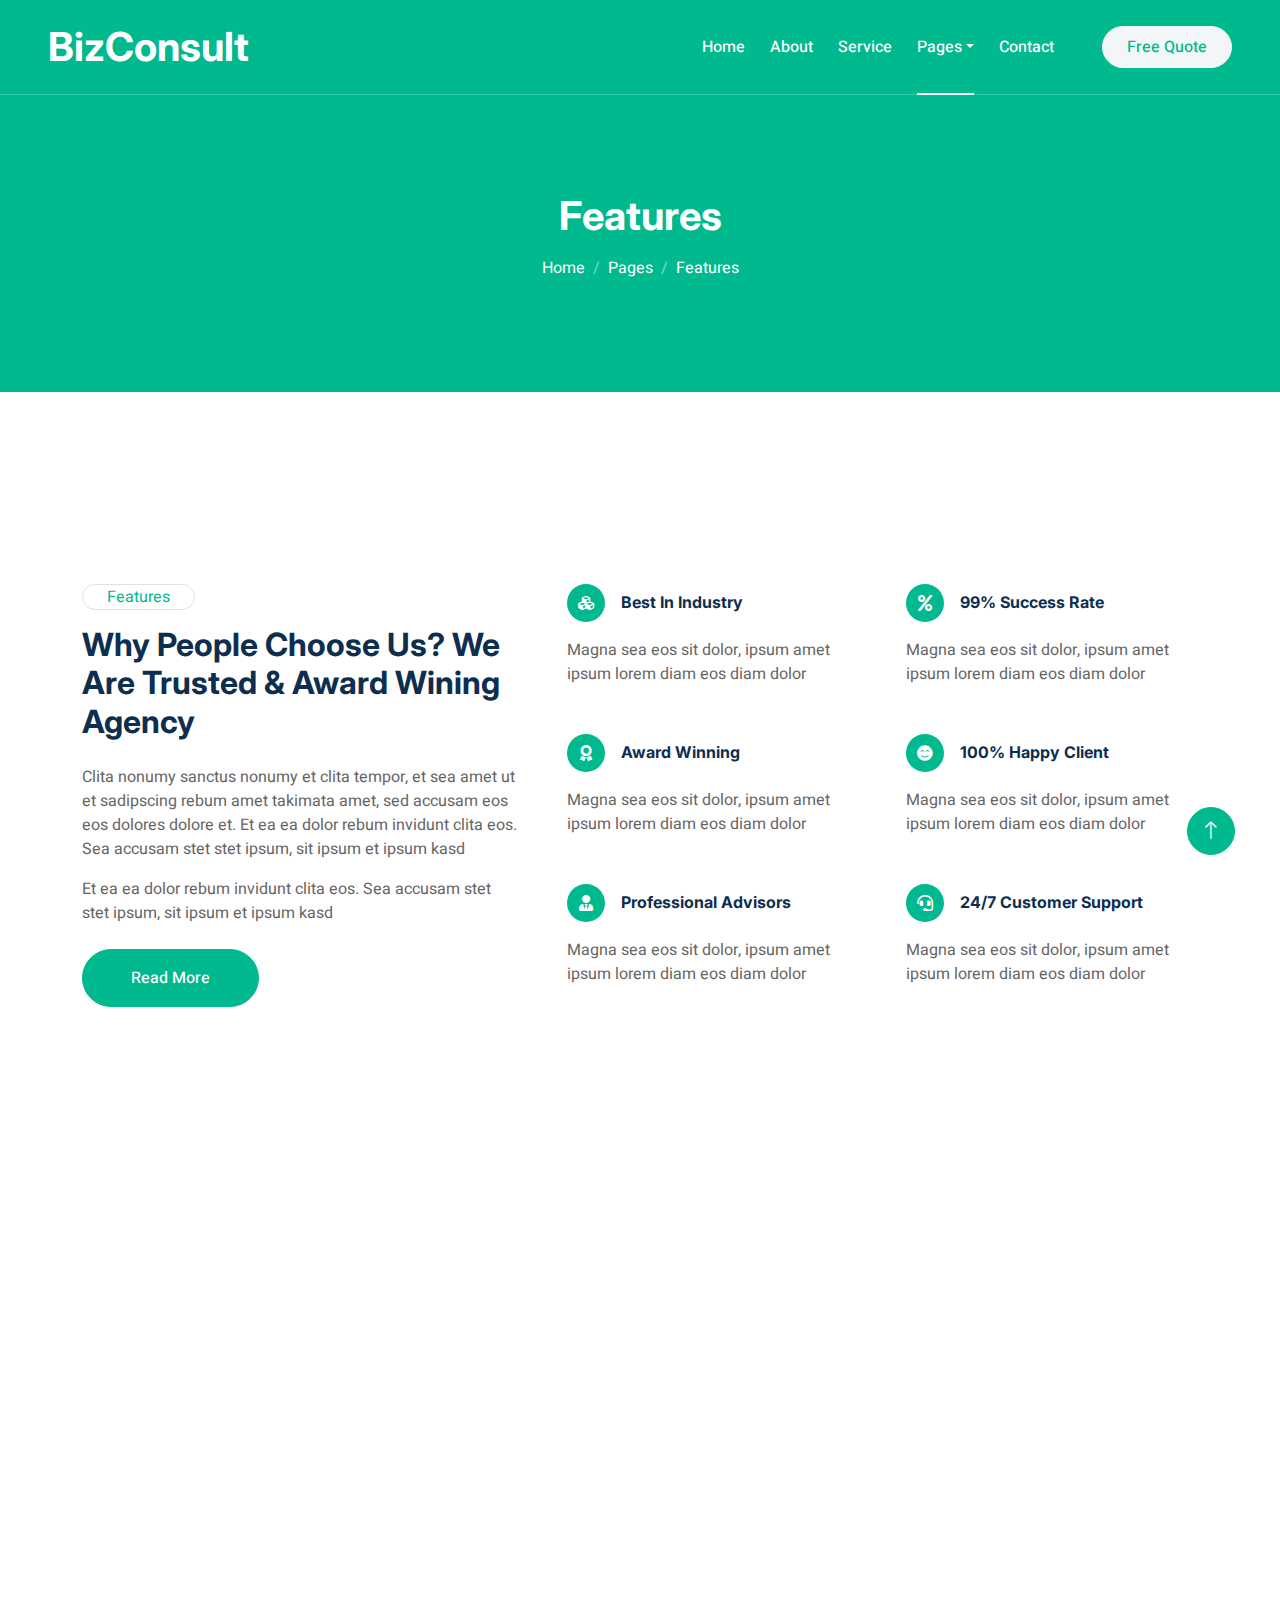
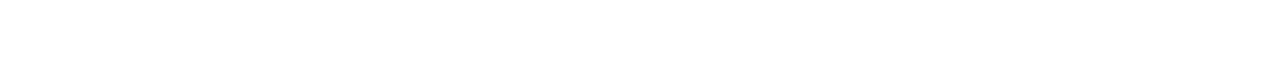
<file: bizconsult-1.0.0/feature.html>
<!DOCTYPE html>
<html lang="en">

<head>
    <meta charset="utf-8">
    <title>BizConsult - Consulting HTML Template</title>
    <meta content="width=device-width, initial-scale=1.0" name="viewport">
    <meta content="" name="keywords">
    <meta content="" name="description">

    <!-- Favicon -->
    <link href="img/favicon.ico" rel="icon">

    <!-- Google Web Fonts -->
    <link rel="preconnect" href="https://fonts.googleapis.com">
    <link rel="preconnect" href="https://fonts.gstatic.com" crossorigin>
    <link href="https://fonts.googleapis.com/css2?family=Heebo:wght@400;500;600&family=Inter:wght@700;800&display=swap" rel="stylesheet"> 

    <!-- Icon Font Stylesheet -->
    <link href="https://cdnjs.cloudflare.com/ajax/libs/font-awesome/5.10.0/css/all.min.css" rel="stylesheet">
    <link href="https://cdn.jsdelivr.net/npm/bootstrap-icons@1.4.1/font/bootstrap-icons.css" rel="stylesheet">

    <!-- Libraries Stylesheet -->
    <link href="lib/animate/animate.min.css" rel="stylesheet">
    <link href="lib/owlcarousel/assets/owl.carousel.min.css" rel="stylesheet">

    <!-- Customized Bootstrap Stylesheet -->
    <link href="css/bootstrap.min.css" rel="stylesheet">

    <!-- Template Stylesheet -->
    <link href="css/style.css" rel="stylesheet">
</head>

<body>
    <div class="container-xxl bg-white p-0">
        <!-- Spinner Start -->
        <div id="spinner" class="show bg-white position-fixed translate-middle w-100 vh-100 top-50 start-50 d-flex align-items-center justify-content-center">
            <div class="spinner-border text-primary" style="width: 3rem; height: 3rem;" role="status">
                <span class="sr-only">Loading...</span>
            </div>
        </div>
        <!-- Spinner End -->


        <!-- Navbar & Hero Start -->
        <div class="container-xxl position-relative p-0">
            <nav class="navbar navbar-expand-lg navbar-light px-4 px-lg-5 py-3 py-lg-0">
                <a href="index.html" class="navbar-brand p-0">
                    <h1 class="m-0">BizConsult</h1>
                    <!-- <img src="img/logo.png" alt="Logo"> -->
                </a>
                <button class="navbar-toggler" type="button" data-bs-toggle="collapse" data-bs-target="#navbarCollapse">
                    <span class="fa fa-bars"></span>
                </button>
                <div class="collapse navbar-collapse" id="navbarCollapse">
                    <div class="navbar-nav ms-auto py-0">
                        <a href="index.html" class="nav-item nav-link">Home</a>
                        <a href="about.html" class="nav-item nav-link">About</a>
                        <a href="service.html" class="nav-item nav-link">Service</a>
                        <div class="nav-item dropdown">
                            <a href="#" class="nav-link dropdown-toggle active" data-bs-toggle="dropdown">Pages</a>
                            <div class="dropdown-menu m-0">
                                <a href="feature.html" class="dropdown-item active">Features</a>
                                <a href="quote.html" class="dropdown-item">Free Quote</a>
                                <a href="team.html" class="dropdown-item">Our Team</a>
                                <a href="testimonial.html" class="dropdown-item">Testimonial</a>
                                <a href="404.html" class="dropdown-item">404 Page</a>
                            </div>
                        </div>
                        <a href="contact.html" class="nav-item nav-link">Contact</a>
                    </div>
                    <a href="" class="btn btn-light rounded-pill text-primary py-2 px-4 ms-lg-5">Free Quote</a>
                </div>
            </nav>

            <div class="container-xxl bg-primary page-header">
                <div class="container text-center">
                    <h1 class="text-white animated zoomIn mb-3">Features</h1>
                    <nav aria-label="breadcrumb">
                        <ol class="breadcrumb justify-content-center">
                            <li class="breadcrumb-item"><a class="text-white" href="#">Home</a></li>
                            <li class="breadcrumb-item"><a class="text-white" href="#">Pages</a></li>
                            <li class="breadcrumb-item text-white active" aria-current="page">Features</li>
                        </ol>
                    </nav>
                </div>
            </div>
        </div>
        <!-- Navbar & Hero End -->


        <!-- Features Start -->
        <div class="container-xxl py-6">
            <div class="container">
                <div class="row g-5">
                    <div class="col-lg-5 wow fadeInUp" data-wow-delay="0.1s">
                        <div class="d-inline-block border rounded-pill text-primary px-4 mb-3">Features</div>
                        <h2 class="mb-4">Why People Choose Us? We Are Trusted & Award Wining Agency</h2>
                        <p>Clita nonumy sanctus nonumy et clita tempor, et sea amet ut et sadipscing rebum amet takimata amet, sed accusam eos eos dolores dolore et. Et ea ea dolor rebum invidunt clita eos. Sea accusam stet stet ipsum, sit ipsum et ipsum kasd</p>
                        <p>Et ea ea dolor rebum invidunt clita eos. Sea accusam stet stet ipsum, sit ipsum et ipsum kasd</p>
                        <a class="btn btn-primary rounded-pill py-3 px-5 mt-2" href="">Read More</a>
                    </div>
                    <div class="col-lg-7">
                        <div class="row g-5">
                            <div class="col-sm-6 wow fadeIn" data-wow-delay="0.1s">
                                <div class="d-flex align-items-center mb-3">
                                    <div class="flex-shrink-0 btn-square bg-primary rounded-circle me-3">
                                        <i class="fa fa-cubes text-white"></i>
                                    </div>
                                    <h6 class="mb-0">Best In Industry</h6>
                                </div>
                                <span>Magna sea eos sit dolor, ipsum amet ipsum lorem diam eos diam dolor</span>
                            </div>
                            <div class="col-sm-6 wow fadeIn" data-wow-delay="0.2s">
                                <div class="d-flex align-items-center mb-3">
                                    <div class="flex-shrink-0 btn-square bg-primary rounded-circle me-3">
                                        <i class="fa fa-percent text-white"></i>
                                    </div>
                                    <h6 class="mb-0">99% Success Rate</h6>
                                </div>
                                <span>Magna sea eos sit dolor, ipsum amet ipsum lorem diam eos diam dolor</span>
                            </div>
                            <div class="col-sm-6 wow fadeIn" data-wow-delay="0.3s">
                                <div class="d-flex align-items-center mb-3">
                                    <div class="flex-shrink-0 btn-square bg-primary rounded-circle me-3">
                                        <i class="fa fa-award text-white"></i>
                                    </div>
                                    <h6 class="mb-0">Award Winning</h6>
                                </div>
                                <span>Magna sea eos sit dolor, ipsum amet ipsum lorem diam eos diam dolor</span>
                            </div>
                            <div class="col-sm-6 wow fadeIn" data-wow-delay="0.4s">
                                <div class="d-flex align-items-center mb-3">
                                    <div class="flex-shrink-0 btn-square bg-primary rounded-circle me-3">
                                        <i class="fa fa-smile-beam text-white"></i>
                                    </div>
                                    <h6 class="mb-0">100% Happy Client</h6>
                                </div>
                                <span>Magna sea eos sit dolor, ipsum amet ipsum lorem diam eos diam dolor</span>
                            </div>
                            <div class="col-sm-6 wow fadeIn" data-wow-delay="0.5s">
                                <div class="d-flex align-items-center mb-3">
                                    <div class="flex-shrink-0 btn-square bg-primary rounded-circle me-3">
                                        <i class="fa fa-user-tie text-white"></i>
                                    </div>
                                    <h6 class="mb-0">Professional Advisors</h6>
                                </div>
                                <span>Magna sea eos sit dolor, ipsum amet ipsum lorem diam eos diam dolor</span>
                            </div>
                            <div class="col-sm-6 wow fadeIn" data-wow-delay="0.6s">
                                <div class="d-flex align-items-center mb-3">
                                    <div class="flex-shrink-0 btn-square bg-primary rounded-circle me-3">
                                        <i class="fa fa-headset text-white"></i>
                                    </div>
                                    <h6 class="mb-0">24/7 Customer Support</h6>
                                </div>
                                <span>Magna sea eos sit dolor, ipsum amet ipsum lorem diam eos diam dolor</span>
                            </div>
                        </div>
                    </div>
                </div>
            </div>
        </div>
        <!-- Features End -->
        

        <!-- Footer Start -->
        <div class="container-fluid bg-dark text-light footer pt-5 wow fadeIn" data-wow-delay="0.1s" style="margin-top: 6rem;">
            <div class="container py-5">
                <div class="row g-5">
                    <div class="col-md-6 col-lg-3">
                        <h5 class="text-white mb-4">Get In Touch</h5>
                        <p><i class="fa fa-map-marker-alt me-3"></i>123 Street, New York, USA</p>
                        <p><i class="fa fa-phone-alt me-3"></i>+012 345 67890</p>
                        <p><i class="fa fa-envelope me-3"></i>info@example.com</p>
                        <div class="d-flex pt-2">
                            <a class="btn btn-outline-light btn-social" href=""><i class="fab fa-twitter"></i></a>
                            <a class="btn btn-outline-light btn-social" href=""><i class="fab fa-facebook-f"></i></a>
                            <a class="btn btn-outline-light btn-social" href=""><i class="fab fa-youtube"></i></a>
                            <a class="btn btn-outline-light btn-social" href=""><i class="fab fa-instagram"></i></a>
                            <a class="btn btn-outline-light btn-social" href=""><i class="fab fa-linkedin-in"></i></a>
                        </div>
                    </div>
                    <div class="col-md-6 col-lg-3">
                        <h5 class="text-white mb-4">Quick Link</h5>
                        <a class="btn btn-link" href="">About Us</a>
                        <a class="btn btn-link" href="">Contact Us</a>
                        <a class="btn btn-link" href="">Privacy Policy</a>
                        <a class="btn btn-link" href="">Terms & Condition</a>
                        <a class="btn btn-link" href="">Career</a>
                    </div>
                    <div class="col-md-6 col-lg-3">
                        <h5 class="text-white mb-4">Popular Link</h5>
                        <a class="btn btn-link" href="">About Us</a>
                        <a class="btn btn-link" href="">Contact Us</a>
                        <a class="btn btn-link" href="">Privacy Policy</a>
                        <a class="btn btn-link" href="">Terms & Condition</a>
                        <a class="btn btn-link" href="">Career</a>
                    </div>
                    <div class="col-md-6 col-lg-3">
                        <h5 class="text-white mb-4">Newsletter</h5>
                        <p>Lorem ipsum dolor sit amet elit. Phasellus nec pretium mi. Curabitur facilisis ornare velit non vulpu</p>
                        <div class="position-relative w-100 mt-3">
                            <input class="form-control border-0 rounded-pill w-100 ps-4 pe-5" type="text" placeholder="Your Email" style="height: 48px;">
                            <button type="button" class="btn shadow-none position-absolute top-0 end-0 mt-1 me-2"><i class="fa fa-paper-plane text-primary fs-4"></i></button>
                        </div>
                    </div>
                </div>
            </div>
            <div class="container">
                <div class="copyright">
                    <div class="row">
                        <div class="col-md-6 text-center text-md-start mb-3 mb-md-0">
                            &copy; <a class="border-bottom" href="#">Your Site Name</a>, All Right Reserved. 
							
							<!--/*** This template is free as long as you keep the footer author’s credit link/attribution link/backlink. If you'd like to use the template without the footer author’s credit link/attribution link/backlink, you can purchase the Credit Removal License from "https://htmlcodex.com/credit-removal". Thank you for your support. ***/-->
							Designed By <a class="border-bottom" href="https://htmlcodex.com">HTML Codex</a>
                            <br>Distributed By: <a class="border-bottom" href="https://themewagon.com" target="_blank">ThemeWagon</a>
                        </div>
                        <div class="col-md-6 text-center text-md-end">
                            <div class="footer-menu">
                                <a href="">Home</a>
                                <a href="">Cookies</a>
                                <a href="">Help</a>
                                <a href="">FQAs</a>
                            </div>
                        </div>
                    </div>
                </div>
            </div>
        </div>
        <!-- Footer End -->


        <!-- Back to Top -->
        <a href="#" class="btn btn-lg btn-primary btn-lg-square back-to-top"><i class="bi bi-arrow-up"></i></a>
    </div>

    <!-- JavaScript Libraries -->
    <script src="https://code.jquery.com/jquery-3.4.1.min.js"></script>
    <script src="https://cdn.jsdelivr.net/npm/bootstrap@5.0.0/dist/js/bootstrap.bundle.min.js"></script>
    <script src="lib/wow/wow.min.js"></script>
    <script src="lib/easing/easing.min.js"></script>
    <script src="lib/waypoints/waypoints.min.js"></script>
    <script src="lib/owlcarousel/owl.carousel.min.js"></script>

    <!-- Template Javascript -->
    <script src="js/main.js"></script>
</body>

</html>
</file>
<file: styles.css>
body {
    font-family: 'Arial', sans-serif;
    background-color: #f4f4f4;
    margin: 0;
    padding: 0;
    display: flex;
    align-items: center;
    justify-content: center;
    height: 100vh;
}

.container {
    text-align: center;
    max-width: 400px;
    padding: 20px;
    background-color: #fff;
    border-radius: 8px;
    box-shadow: 0 0 10px rgba(0, 0, 0, 0.1);
}

input, button {
    margin-top: 10px;
    width: 100%;
    padding: 10px;
    box-sizing: border-box;
}

button {
    background-color: #4caf50;
    color: #fff;
    cursor: pointer;
    border: none;
}

button:hover {
    background-color: #45a049;
}

img {
    max-width: 100%;
    margin-top: 20px;
}
</file>
<file: akash/esoc-styles.css>
body {
	margin: 0px;
}

div {
text-align: center;
margin: 0px;
background-color: #23395d;
color: white;
padding: auto;
}
h1 {
padding: 10px;
margin: 0px;
}


form {
padding-top: 20px;
}
p {
	margin: 8px 2px;
}
textarea {
	max-width: 800px;
	max-height: 200px;
	min-width: 800px;
	min-height: 200px;
}
input {
margin-left: 2px;
}
</file>
<file: bizconsult-1.0.0/css/style.css>
/********** Template CSS **********/
:root {
    --primary: #00B98E;
    --light: #F3F6F8;
    --dark: #0E2E50;
}


/*** Spinner ***/
#spinner {
    opacity: 0;
    visibility: hidden;
    transition: opacity .5s ease-out, visibility 0s linear .5s;
    z-index: 99999;
}

#spinner.show {
    transition: opacity .5s ease-out, visibility 0s linear 0s;
    visibility: visible;
    opacity: 1;
}

.back-to-top {
    position: fixed;
    display: none;
    right: 45px;
    bottom: 45px;
    z-index: 99;
}

.my-6 {
    margin-top: 6rem;
    margin-bottom: 6rem;
}

.py-6 {
    padding-top: 6rem;
    padding-bottom: 6rem;
}


/*** Button ***/
.btn {
    font-weight: 500;
    transition: .5s;
}

.btn.btn-primary,
.btn.btn-outline-primary:hover {
    color: #FFFFFF;
}

.btn-square {
    width: 38px;
    height: 38px;
}

.btn-sm-square {
    width: 32px;
    height: 32px;
}

.btn-lg-square {
    width: 48px;
    height: 48px;
}

.btn-square,
.btn-sm-square,
.btn-lg-square {
    padding: 0;
    display: flex;
    align-items: center;
    justify-content: center;
    font-weight: normal;
    border-radius: 50px;
}


/*** Navbar ***/
.navbar .navbar-nav .nav-link {
    position: relative;
    margin-left: 25px;
    padding: 35px 0;
    color: #FFFFFF;
    font-weight: 500;
    outline: none;
    transition: .5s;
}

.navbar .navbar-nav .nav-link:hover,
.navbar .navbar-nav .nav-link.active {
    color: #FFFFFF;
}

.sticky-top.navbar .navbar-nav .nav-link {
    padding: 20px 0;
    color: var(--dark);
}

.sticky-top.navbar .navbar-nav .nav-link:hover,
.sticky-top.navbar .navbar-nav .nav-link.active {
    color: var(--primary);
}

.navbar .navbar-brand h1 {
    color: #FFFFFF;
}

.navbar .navbar-brand img {
    max-height: 60px;
    transition: .5s;
}

.sticky-top.navbar .navbar-brand img {
    max-height: 45px;
}

@media (max-width: 991.98px) {
    .sticky-top.navbar {
        position: relative;
        background: #FFFFFF;
    }

    .navbar .navbar-collapse {
        margin-top: 15px;
        border-top: 1px solid #DDDDDD;
    }

    .navbar .navbar-nav .nav-link,
    .sticky-top.navbar .navbar-nav .nav-link {
        padding: 10px 0;
        margin-left: 0;
        color: var(--dark);
    }

    .navbar .navbar-nav .nav-link:hover,
    .navbar .navbar-nav .nav-link.active {
        color: var(--primary);
    }

    .navbar .navbar-brand h1 {
        color: var(--primary);
    }

    .navbar .navbar-brand img {
        max-height: 45px;
    }
}

@media (min-width: 992px) {
    .navbar {
        position: absolute;
        width: 100%;
        top: 0;
        left: 0;
        border-bottom: 1px solid rgba(256, 256, 256, .2);
        z-index: 999;
    }
    
    .sticky-top.navbar {
        position: fixed;
        background: #FFFFFF;
    }

    .navbar .navbar-nav .nav-link::before {
        position: absolute;
        content: "";
        width: 100%;
        height: 2px;
        bottom: 10px;
        left: 0;
        background: #FFFFFF;
        opacity: 0;
        transition: .5s;
    }

    .sticky-top.navbar .navbar-nav .nav-link::before {
        background: var(--primary);
    }

    .navbar .navbar-nav .nav-link:hover::before,
    .navbar .navbar-nav .nav-link.active::before {
        bottom: -1px;
        left: 0;
        opacity: 1;
    }

    .navbar .navbar-nav .nav-link.nav-contact::before {
        display: none;
    }

    .sticky-top.navbar .navbar-brand h1 {
        color: var(--primary);
    }

    .navbar .nav-item .dropdown-menu {
        display: block;
        visibility: hidden;
        top: 100%;
        transform: rotateX(-75deg);
        transform-origin: 0% 0%;
        transition: .5s;
        opacity: 0;
    }

    .navbar .nav-item:hover .dropdown-menu {
        transform: rotateX(0deg);
        visibility: visible;
        transition: .5s;
        opacity: 1;
    }
}


/*** Hero Header ***/
.hero-header {
    margin-bottom: 6rem;
    padding: 12rem 0 9rem 0;
    background: url(../img/shape-bottom.png) center bottom no-repeat;
}

.page-header {
    margin-bottom: 6rem;
    padding: 12rem 0 6rem 0;
}

@media (max-width: 991.98px) {
    .hero-header {
        padding: 6rem 0 9rem 0;
    }

    .page-header {
        padding: 6rem 0;
    }
}

.page-header .breadcrumb-item+.breadcrumb-item::before {
    color: rgba(256, 256, 256, .5);
}


/*** Service ***/
.service-item {
    box-shadow: 0 0 45px rgba(0, 0, 0, .07);
    border: 1px solid transparent;
    transition: .5s;
}

.service-item:hover {
    box-shadow: none;
    border-color: var(--primary);
}

.service-item .service-icon,
.service-item .service-btn {
    margin: -1px 0 0 -1px;
    width: 65px;
    height: 65px;
    display: flex;
    align-items: center;
    justify-content: center;
    color: #FFFFFF;
    background: var(--primary);
    border-radius: 5px 0;
    transition: .5s;
}

.service-item .service-btn {
    margin: -1px -1px 0 0;
    border-radius: 0 5px;
    opacity: 0;
}

.service-item:hover .service-btn {
    opacity: 1;
}


/*** Testimonial ***/
.testimonial-carousel .owl-item .testimonial-item {
    box-shadow: 0 0 45px rgba(0, 0, 0, .07);
    border: 1px solid transparent;
    transform: scale(.85);
    transition: .5s;
}

.testimonial-carousel .owl-item.center .testimonial-item {
    box-shadow: none;
    border-color: var(--primary);
    transform: scale(1);
}

.testimonial-carousel .owl-item .testimonial-item img {
    width: 50px;
    height: 50px;
}

.testimonial-carousel .owl-nav {
    margin-top: 20px;
    display: flex;
    justify-content: center;
}

.testimonial-carousel .owl-nav .owl-prev,
.testimonial-carousel .owl-nav .owl-next {
    margin: 0 12px;
    width: 40px;
    height: 40px;
    display: flex;
    align-items: center;
    justify-content: center;
    color: var(--primary);
    border: 1px solid var(--primary);
    border-radius: 45px;
    transition: .5s;
}

.testimonial-carousel .owl-nav .owl-prev:hover,
.testimonial-carousel .owl-nav .owl-next:hover {
    color: #FFFFFF;
    background: var(--primary);
}


/*** Team ***/
.team-item {
    position: relative;
    padding: 30px;
    text-align: center;
    transition: .5s;
    z-index: 1;
}

.team-item::before,
.team-item::after {
    position: absolute;
    content: "";
    width: 100%;
    height: 40%;
    top: 0;
    left: 0;
    border-radius: 5px;
    background: #FFFFFF;
    box-shadow: 0 0 45px rgba(0, 0, 0, .07);
    transition: .5s;
    z-index: -1;
}

.team-item::after {
    top: auto;
    bottom: 0;
}

.team-item:hover::before,
.team-item:hover::after {
    background: var(--primary);
}

.team-item h5,
.team-item p {
    transition: .5s;
}

.team-item:hover h5,
.team-item:hover p {
    color: #FFFFFF;
}

.team-item img {
    padding: 15px;
    border: 1px solid var(--primary);
}


/*** Footer ***/
.footer .btn.btn-social {
    margin-right: 5px;
    width: 40px;
    height: 40px;
    display: flex;
    align-items: center;
    justify-content: center;
    color: var(--light);
    border: 1px solid rgba(256, 256, 256, .1);
    border-radius: 40px;
    transition: .3s;
}

.footer .btn.btn-social:hover {
    color: var(--primary);
}

.footer .btn.btn-link {
    display: block;
    margin-bottom: 10px;
    padding: 0;
    text-align: left;
    color: var(--light);
    font-weight: normal;
    transition: .3s;
}

.footer .btn.btn-link::before {
    position: relative;
    content: "\f105";
    font-family: "Font Awesome 5 Free";
    font-weight: 900;
    margin-right: 10px;
}

.footer .btn.btn-link:hover {
    letter-spacing: 1px;
    box-shadow: none;
}

.footer .copyright {
    padding: 25px 0;
    font-size: 14px;
    border-top: 1px solid rgba(256, 256, 256, .1);
}

.footer .copyright a {
    color: var(--light);
}

.footer .footer-menu a {
    margin-right: 15px;
    padding-right: 15px;
    border-right: 1px solid rgba(255, 255, 255, .1);
}

.footer .footer-menu a:last-child {
    margin-right: 0;
    padding-right: 0;
    border-right: none;
}
</file>
<file: home2/assets/css/main.css>
@import url("fontawesome-all.min.css");
@import url("https://fonts.googleapis.com/css?family=Raleway:400,400italic,700,800");

/*
	Highlights by HTML5 UP
	html5up.net | @ajlkn
	Free for personal and commercial use under the CCA 3.0 license (html5up.net/license)
*/

html, body, div, span, applet, object,
iframe, h1, h2, h3, h4, h5, h6, p, blockquote,
pre, a, abbr, acronym, address, big, cite,
code, del, dfn, em, img, ins, kbd, q, s, samp,
small, strike, strong, sub, sup, tt, var, b,
u, i, center, dl, dt, dd, ol, ul, li, fieldset,
form, label, legend, table, caption, tbody,
tfoot, thead, tr, th, td, article, aside,
canvas, details, embed, figure, figcaption,
footer, header, hgroup, menu, nav, output, ruby,
section, summary, time, mark, audio, video {
	margin: 0;
	padding: 0;
	border: 0;
	font-size: 100%;
	font: inherit;
	vertical-align: baseline;}

article, aside, details, figcaption, figure,
footer, header, hgroup, menu, nav, section {
	display: block;}

body {
	line-height: 1;
}

ol, ul {
	list-style: none;
}

blockquote, q {
	quotes: none;
}

	blockquote:before, blockquote:after, q:before, q:after {
		content: '';
		content: none;
	}

table {
	border-collapse: collapse;
	border-spacing: 0;
}

body {
	-webkit-text-size-adjust: none;
}

mark {
	background-color: transparent;
	color: inherit;
}

input::-moz-focus-inner {
	border: 0;
	padding: 0;
}

input, select, textarea {
	-moz-appearance: none;
	-webkit-appearance: none;
	-ms-appearance: none;
	appearance: none;
}

/* Basic */

	html {
		box-sizing: border-box;
	}

	*, *:before, *:after {
		box-sizing: inherit;
	}

	html {
		background-color: #313a3d;
		background-attachment: fixed,						fixed;
		background-image: url("images/overlay.png"), url("../../images/bg.jpg");
		background-position: top left,					center center;
		background-repeat: repeat,						none;
		background-size: auto,						cover;
	}

	html.is-preload *, html.is-preload *:before, html.is-preload *:after {
		-moz-animation: none !important;
		-webkit-animation: none !important;
		-ms-animation: none !important;
		animation: none !important;
		-moz-transition: none !important;
		-webkit-transition: none !important;
		-ms-transition: none !important;
		transition: none !important;
	}

	html.is-touch {
		height: 100vh;
		overflow: hidden;
	}

		html.is-touch #wrapper {
			-webkit-backface-visibility: hidden;
			-webkit-overflow-scrolling: touch;
			-webkit-transform: translate3d(0, 0, 0);
			height: 100vh;
			overflow: auto;
		}

	body, input, select, textarea {
		color: #6f7577;
		font-family: "Raleway", "Helvetica", sans-serif;
		font-size: 15pt;
		font-weight: 400;
		line-height: 1.75em;
	}

	a {
		-moz-transition: color 0.2s ease-in-out, border-bottom-color 0.2s ease-in-out;
		-webkit-transition: color 0.2s ease-in-out, border-bottom-color 0.2s ease-in-out;
		-ms-transition: color 0.2s ease-in-out, border-bottom-color 0.2s ease-in-out;
		transition: color 0.2s ease-in-out, border-bottom-color 0.2s ease-in-out;
		border-bottom: dotted 1px;
		color: #8cd1a8;
		text-decoration: none;
	}

		a:hover {
			border-bottom-color: transparent !important;
			color: #8cd1a8 !important;
			text-decoration: none;
		}

	strong, b {
		color: #61686b;
		font-weight: 700;
	}

	em, i {
		font-style: italic;
	}

	p {
		margin: 0 0 2em 0;
	}

	h1, h2, h3, h4, h5, h6 {
		color: #61686b;
		font-weight: 800;
		letter-spacing: 0.075em;
		line-height: 1em;
		margin: 0 0 1em 0;
		text-transform: uppercase;
	}

		h1 a, h2 a, h3 a, h4 a, h5 a, h6 a {
			color: inherit;
			text-decoration: none;
		}

	h2 {
		font-size: 1.75em;
		line-height: 1.5em;
	}

	h3 {
		font-size: 1em;
		line-height: 1.5em;
	}

	h4 {
		font-size: 0.9em;
		line-height: 1.5em;
	}

	h5 {
		font-size: 0.8em;
		line-height: 1.5em;
	}

	h6 {
		font-size: 0.7em;
		line-height: 1.5em;
	}

	sub {
		font-size: 0.8em;
		position: relative;
		top: 0.5em;
	}

	sup {
		font-size: 0.8em;
		position: relative;
		top: -0.5em;
	}

	hr {
		border: 0;
		border-bottom: solid 1px #dddddd;
		margin: 2em 0;
	}

		hr.major {
			margin: 3em 0;
		}

	blockquote {
		border-left: solid 6px #dddddd;
		font-style: italic;
		margin: 0 0 2em 0;
		padding: 0.5em 0 0.5em 1.5em;
	}

	code {
		background: rgba(144, 144, 144, 0.075);
		font-family: "Courier New", monospace;
		font-size: 0.9em;
		margin: 0 0.25em;
		padding: 0.25em 0.65em;
	}

	pre {
		-webkit-overflow-scrolling: touch;
		font-family: "Courier New", monospace;
		font-size: 0.9em;
		margin: 0 0 2em 0;
	}

		pre code {
			display: block;
			line-height: 1.75em;
			padding: 1em 1.5em;
			overflow-x: auto;
		}

	.align-left {
		text-align: left;
	}

	.align-center {
		text-align: center;
	}

	.align-right {
		text-align: right;
	}

/* Container */

	.container {
		margin: 0 auto;
		max-width: calc(100% - 4em);
		width: 35em;
	}

		.container.xsmall {
			width: 8.75em;
		}

		.container.small {
			width: 17.5em;
		}

		.container.medium {
			width: 26.25em;
		}

		.container.large {
			width: 43.75em;
		}

		.container.xlarge {
			width: 52.5em;
		}

		.container.max {
			width: 100%;
		}

		@media screen and (max-width: 980px) {

			.container {
				width: 80% !important;
				max-width: 100% !important;
			}

		}

		@media screen and (max-width: 480px) {

			.container {
				width: 100% !important;
			}

		}

/* Row */

	.row {
		display: flex;
		flex-wrap: wrap;
		box-sizing: border-box;
		align-items: stretch;
	}

		.row > * {
			box-sizing: border-box;
		}

		.row.gtr-uniform > * > :last-child {
			margin-bottom: 0;
		}

		.row.aln-left {
			justify-content: flex-start;
		}

		.row.aln-center {
			justify-content: center;
		}

		.row.aln-right {
			justify-content: flex-end;
		}

		.row.aln-top {
			align-items: flex-start;
		}

		.row.aln-middle {
			align-items: center;
		}

		.row.aln-bottom {
			align-items: flex-end;
		}

		.row > .imp {
			order: -1;
		}

		.row > .col-1 {
			width: 8.33333%;
		}

		.row > .off-1 {
			margin-left: 8.33333%;
		}

		.row > .col-2 {
			width: 16.66667%;
		}

		.row > .off-2 {
			margin-left: 16.66667%;
		}

		.row > .col-3 {
			width: 25%;
		}

		.row > .off-3 {
			margin-left: 25%;
		}

		.row > .col-4 {
			width: 33.33333%;
		}

		.row > .off-4 {
			margin-left: 33.33333%;
		}

		.row > .col-5 {
			width: 41.66667%;
		}

		.row > .off-5 {
			margin-left: 41.66667%;
		}

		.row > .col-6 {
			width: 50%;
		}

		.row > .off-6 {
			margin-left: 50%;
		}

		.row > .col-7 {
			width: 58.33333%;
		}

		.row > .off-7 {
			margin-left: 58.33333%;
		}

		.row > .col-8 {
			width: 66.66667%;
		}

		.row > .off-8 {
			margin-left: 66.66667%;
		}

		.row > .col-9 {
			width: 75%;
		}

		.row > .off-9 {
			margin-left: 75%;
		}

		.row > .col-10 {
			width: 83.33333%;
		}

		.row > .off-10 {
			margin-left: 83.33333%;
		}

		.row > .col-11 {
			width: 91.66667%;
		}

		.row > .off-11 {
			margin-left: 91.66667%;
		}

		.row > .col-12 {
			width: 100%;
		}

		.row > .off-12 {
			margin-left: 100%;
		}

		.row.gtr-0 {
			margin-top: 0;
			margin-left: 0em;
		}

			.row.gtr-0 > * {
				padding: 0 0 0 0em;
			}

			.row.gtr-0.gtr-uniform {
				margin-top: 0em;
			}

				.row.gtr-0.gtr-uniform > * {
					padding-top: 0em;
				}

		.row.gtr-25 {
			margin-top: 0;
			margin-left: -0.375em;
		}

			.row.gtr-25 > * {
				padding: 0 0 0 0.375em;
			}

			.row.gtr-25.gtr-uniform {
				margin-top: -0.375em;
			}

				.row.gtr-25.gtr-uniform > * {
					padding-top: 0.375em;
				}

		.row.gtr-50 {
			margin-top: 0;
			margin-left: -0.75em;
		}

			.row.gtr-50 > * {
				padding: 0 0 0 0.75em;
			}

			.row.gtr-50.gtr-uniform {
				margin-top: -0.75em;
			}

				.row.gtr-50.gtr-uniform > * {
					padding-top: 0.75em;
				}

		.row {
			margin-top: 0;
			margin-left: -1.5em;
		}

			.row > * {
				padding: 0 0 0 1.5em;
			}

			.row.gtr-uniform {
				margin-top: -1.5em;
			}

				.row.gtr-uniform > * {
					padding-top: 1.5em;
				}

		.row.gtr-150 {
			margin-top: 0;
			margin-left: -2.25em;
		}

			.row.gtr-150 > * {
				padding: 0 0 0 2.25em;
			}

			.row.gtr-150.gtr-uniform {
				margin-top: -2.25em;
			}

				.row.gtr-150.gtr-uniform > * {
					padding-top: 2.25em;
				}

		.row.gtr-200 {
			margin-top: 0;
			margin-left: -3em;
		}

			.row.gtr-200 > * {
				padding: 0 0 0 3em;
			}

			.row.gtr-200.gtr-uniform {
				margin-top: -3em;
			}

				.row.gtr-200.gtr-uniform > * {
					padding-top: 3em;
				}

		@media screen and (max-width: 1680px) {

			.row {
				display: flex;
				flex-wrap: wrap;
				box-sizing: border-box;
				align-items: stretch;
			}

				.row > * {
					box-sizing: border-box;
				}

				.row.gtr-uniform > * > :last-child {
					margin-bottom: 0;
				}

				.row.aln-left {
					justify-content: flex-start;
				}

				.row.aln-center {
					justify-content: center;
				}

				.row.aln-right {
					justify-content: flex-end;
				}

				.row.aln-top {
					align-items: flex-start;
				}

				.row.aln-middle {
					align-items: center;
				}

				.row.aln-bottom {
					align-items: flex-end;
				}

				.row > .imp-large {
					order: -1;
				}

				.row > .col-1-large {
					width: 8.33333%;
				}

				.row > .off-1-large {
					margin-left: 8.33333%;
				}

				.row > .col-2-large {
					width: 16.66667%;
				}

				.row > .off-2-large {
					margin-left: 16.66667%;
				}

				.row > .col-3-large {
					width: 25%;
				}

				.row > .off-3-large {
					margin-left: 25%;
				}

				.row > .col-4-large {
					width: 33.33333%;
				}

				.row > .off-4-large {
					margin-left: 33.33333%;
				}

				.row > .col-5-large {
					width: 41.66667%;
				}

				.row > .off-5-large {
					margin-left: 41.66667%;
				}

				.row > .col-6-large {
					width: 50%;
				}

				.row > .off-6-large {
					margin-left: 50%;
				}

				.row > .col-7-large {
					width: 58.33333%;
				}

				.row > .off-7-large {
					margin-left: 58.33333%;
				}

				.row > .col-8-large {
					width: 66.66667%;
				}

				.row > .off-8-large {
					margin-left: 66.66667%;
				}

				.row > .col-9-large {
					width: 75%;
				}

				.row > .off-9-large {
					margin-left: 75%;
				}

				.row > .col-10-large {
					width: 83.33333%;
				}

				.row > .off-10-large {
					margin-left: 83.33333%;
				}

				.row > .col-11-large {
					width: 91.66667%;
				}

				.row > .off-11-large {
					margin-left: 91.66667%;
				}

				.row > .col-12-large {
					width: 100%;
				}

				.row > .off-12-large {
					margin-left: 100%;
				}

				.row.gtr-0 {
					margin-top: 0;
					margin-left: 0em;
				}

					.row.gtr-0 > * {
						padding: 0 0 0 0em;
					}

					.row.gtr-0.gtr-uniform {
						margin-top: 0em;
					}

						.row.gtr-0.gtr-uniform > * {
							padding-top: 0em;
						}

				.row.gtr-25 {
					margin-top: 0;
					margin-left: -0.375em;
				}

					.row.gtr-25 > * {
						padding: 0 0 0 0.375em;
					}

					.row.gtr-25.gtr-uniform {
						margin-top: -0.375em;
					}

						.row.gtr-25.gtr-uniform > * {
							padding-top: 0.375em;
						}

				.row.gtr-50 {
					margin-top: 0;
					margin-left: -0.75em;
				}

					.row.gtr-50 > * {
						padding: 0 0 0 0.75em;
					}

					.row.gtr-50.gtr-uniform {
						margin-top: -0.75em;
					}

						.row.gtr-50.gtr-uniform > * {
							padding-top: 0.75em;
						}

				.row {
					margin-top: 0;
					margin-left: -1.5em;
				}

					.row > * {
						padding: 0 0 0 1.5em;
					}

					.row.gtr-uniform {
						margin-top: -1.5em;
					}

						.row.gtr-uniform > * {
							padding-top: 1.5em;
						}

				.row.gtr-150 {
					margin-top: 0;
					margin-left: -2.25em;
				}

					.row.gtr-150 > * {
						padding: 0 0 0 2.25em;
					}

					.row.gtr-150.gtr-uniform {
						margin-top: -2.25em;
					}

						.row.gtr-150.gtr-uniform > * {
							padding-top: 2.25em;
						}

				.row.gtr-200 {
					margin-top: 0;
					margin-left: -3em;
				}

					.row.gtr-200 > * {
						padding: 0 0 0 3em;
					}

					.row.gtr-200.gtr-uniform {
						margin-top: -3em;
					}

						.row.gtr-200.gtr-uniform > * {
							padding-top: 3em;
						}

		}

		@media screen and (max-width: 980px) {

			.row {
				display: flex;
				flex-wrap: wrap;
				box-sizing: border-box;
				align-items: stretch;
			}

				.row > * {
					box-sizing: border-box;
				}

				.row.gtr-uniform > * > :last-child {
					margin-bottom: 0;
				}

				.row.aln-left {
					justify-content: flex-start;
				}

				.row.aln-center {
					justify-content: center;
				}

				.row.aln-right {
					justify-content: flex-end;
				}

				.row.aln-top {
					align-items: flex-start;
				}

				.row.aln-middle {
					align-items: center;
				}

				.row.aln-bottom {
					align-items: flex-end;
				}

				.row > .imp-medium {
					order: -1;
				}

				.row > .col-1-medium {
					width: 8.33333%;
				}

				.row > .off-1-medium {
					margin-left: 8.33333%;
				}

				.row > .col-2-medium {
					width: 16.66667%;
				}

				.row > .off-2-medium {
					margin-left: 16.66667%;
				}

				.row > .col-3-medium {
					width: 25%;
				}

				.row > .off-3-medium {
					margin-left: 25%;
				}

				.row > .col-4-medium {
					width: 33.33333%;
				}

				.row > .off-4-medium {
					margin-left: 33.33333%;
				}

				.row > .col-5-medium {
					width: 41.66667%;
				}

				.row > .off-5-medium {
					margin-left: 41.66667%;
				}

				.row > .col-6-medium {
					width: 50%;
				}

				.row > .off-6-medium {
					margin-left: 50%;
				}

				.row > .col-7-medium {
					width: 58.33333%;
				}

				.row > .off-7-medium {
					margin-left: 58.33333%;
				}

				.row > .col-8-medium {
					width: 66.66667%;
				}

				.row > .off-8-medium {
					margin-left: 66.66667%;
				}

				.row > .col-9-medium {
					width: 75%;
				}

				.row > .off-9-medium {
					margin-left: 75%;
				}

				.row > .col-10-medium {
					width: 83.33333%;
				}

				.row > .off-10-medium {
					margin-left: 83.33333%;
				}

				.row > .col-11-medium {
					width: 91.66667%;
				}

				.row > .off-11-medium {
					margin-left: 91.66667%;
				}

				.row > .col-12-medium {
					width: 100%;
				}

				.row > .off-12-medium {
					margin-left: 100%;
				}

				.row.gtr-0 {
					margin-top: 0;
					margin-left: 0em;
				}

					.row.gtr-0 > * {
						padding: 0 0 0 0em;
					}

					.row.gtr-0.gtr-uniform {
						margin-top: 0em;
					}

						.row.gtr-0.gtr-uniform > * {
							padding-top: 0em;
						}

				.row.gtr-25 {
					margin-top: 0;
					margin-left: -0.375em;
				}

					.row.gtr-25 > * {
						padding: 0 0 0 0.375em;
					}

					.row.gtr-25.gtr-uniform {
						margin-top: -0.375em;
					}

						.row.gtr-25.gtr-uniform > * {
							padding-top: 0.375em;
						}

				.row.gtr-50 {
					margin-top: 0;
					margin-left: -0.75em;
				}

					.row.gtr-50 > * {
						padding: 0 0 0 0.75em;
					}

					.row.gtr-50.gtr-uniform {
						margin-top: -0.75em;
					}

						.row.gtr-50.gtr-uniform > * {
							padding-top: 0.75em;
						}

				.row {
					margin-top: 0;
					margin-left: -1.5em;
				}

					.row > * {
						padding: 0 0 0 1.5em;
					}

					.row.gtr-uniform {
						margin-top: -1.5em;
					}

						.row.gtr-uniform > * {
							padding-top: 1.5em;
						}

				.row.gtr-150 {
					margin-top: 0;
					margin-left: -2.25em;
				}

					.row.gtr-150 > * {
						padding: 0 0 0 2.25em;
					}

					.row.gtr-150.gtr-uniform {
						margin-top: -2.25em;
					}

						.row.gtr-150.gtr-uniform > * {
							padding-top: 2.25em;
						}

				.row.gtr-200 {
					margin-top: 0;
					margin-left: -3em;
				}

					.row.gtr-200 > * {
						padding: 0 0 0 3em;
					}

					.row.gtr-200.gtr-uniform {
						margin-top: -3em;
					}

						.row.gtr-200.gtr-uniform > * {
							padding-top: 3em;
						}

		}

		@media screen and (max-width: 736px) {

			.row {
				display: flex;
				flex-wrap: wrap;
				box-sizing: border-box;
				align-items: stretch;
			}

				.row > * {
					box-sizing: border-box;
				}

				.row.gtr-uniform > * > :last-child {
					margin-bottom: 0;
				}

				.row.aln-left {
					justify-content: flex-start;
				}

				.row.aln-center {
					justify-content: center;
				}

				.row.aln-right {
					justify-content: flex-end;
				}

				.row.aln-top {
					align-items: flex-start;
				}

				.row.aln-middle {
					align-items: center;
				}

				.row.aln-bottom {
					align-items: flex-end;
				}

				.row > .imp-small {
					order: -1;
				}

				.row > .col-1-small {
					width: 8.33333%;
				}

				.row > .off-1-small {
					margin-left: 8.33333%;
				}

				.row > .col-2-small {
					width: 16.66667%;
				}

				.row > .off-2-small {
					margin-left: 16.66667%;
				}

				.row > .col-3-small {
					width: 25%;
				}

				.row > .off-3-small {
					margin-left: 25%;
				}

				.row > .col-4-small {
					width: 33.33333%;
				}

				.row > .off-4-small {
					margin-left: 33.33333%;
				}

				.row > .col-5-small {
					width: 41.66667%;
				}

				.row > .off-5-small {
					margin-left: 41.66667%;
				}

				.row > .col-6-small {
					width: 50%;
				}

				.row > .off-6-small {
					margin-left: 50%;
				}

				.row > .col-7-small {
					width: 58.33333%;
				}

				.row > .off-7-small {
					margin-left: 58.33333%;
				}

				.row > .col-8-small {
					width: 66.66667%;
				}

				.row > .off-8-small {
					margin-left: 66.66667%;
				}

				.row > .col-9-small {
					width: 75%;
				}

				.row > .off-9-small {
					margin-left: 75%;
				}

				.row > .col-10-small {
					width: 83.33333%;
				}

				.row > .off-10-small {
					margin-left: 83.33333%;
				}

				.row > .col-11-small {
					width: 91.66667%;
				}

				.row > .off-11-small {
					margin-left: 91.66667%;
				}

				.row > .col-12-small {
					width: 100%;
				}

				.row > .off-12-small {
					margin-left: 100%;
				}

				.row.gtr-0 {
					margin-top: 0;
					margin-left: 0em;
				}

					.row.gtr-0 > * {
						padding: 0 0 0 0em;
					}

					.row.gtr-0.gtr-uniform {
						margin-top: 0em;
					}

						.row.gtr-0.gtr-uniform > * {
							padding-top: 0em;
						}

				.row.gtr-25 {
					margin-top: 0;
					margin-left: -0.25em;
				}

					.row.gtr-25 > * {
						padding: 0 0 0 0.25em;
					}

					.row.gtr-25.gtr-uniform {
						margin-top: -0.25em;
					}

						.row.gtr-25.gtr-uniform > * {
							padding-top: 0.25em;
						}

				.row.gtr-50 {
					margin-top: 0;
					margin-left: -0.5em;
				}

					.row.gtr-50 > * {
						padding: 0 0 0 0.5em;
					}

					.row.gtr-50.gtr-uniform {
						margin-top: -0.5em;
					}

						.row.gtr-50.gtr-uniform > * {
							padding-top: 0.5em;
						}

				.row {
					margin-top: 0;
					margin-left: -1em;
				}

					.row > * {
						padding: 0 0 0 1em;
					}

					.row.gtr-uniform {
						margin-top: -1em;
					}

						.row.gtr-uniform > * {
							padding-top: 1em;
						}

				.row.gtr-150 {
					margin-top: 0;
					margin-left: -1.5em;
				}

					.row.gtr-150 > * {
						padding: 0 0 0 1.5em;
					}

					.row.gtr-150.gtr-uniform {
						margin-top: -1.5em;
					}

						.row.gtr-150.gtr-uniform > * {
							padding-top: 1.5em;
						}

				.row.gtr-200 {
					margin-top: 0;
					margin-left: -2em;
				}

					.row.gtr-200 > * {
						padding: 0 0 0 2em;
					}

					.row.gtr-200.gtr-uniform {
						margin-top: -2em;
					}

						.row.gtr-200.gtr-uniform > * {
							padding-top: 2em;
						}

		}

		@media screen and (max-width: 480px) {

			.row {
				display: flex;
				flex-wrap: wrap;
				box-sizing: border-box;
				align-items: stretch;
			}

				.row > * {
					box-sizing: border-box;
				}

				.row.gtr-uniform > * > :last-child {
					margin-bottom: 0;
				}

				.row.aln-left {
					justify-content: flex-start;
				}

				.row.aln-center {
					justify-content: center;
				}

				.row.aln-right {
					justify-content: flex-end;
				}

				.row.aln-top {
					align-items: flex-start;
				}

				.row.aln-middle {
					align-items: center;
				}

				.row.aln-bottom {
					align-items: flex-end;
				}

				.row > .imp-xsmall {
					order: -1;
				}

				.row > .col-1-xsmall {
					width: 8.33333%;
				}

				.row > .off-1-xsmall {
					margin-left: 8.33333%;
				}

				.row > .col-2-xsmall {
					width: 16.66667%;
				}

				.row > .off-2-xsmall {
					margin-left: 16.66667%;
				}

				.row > .col-3-xsmall {
					width: 25%;
				}

				.row > .off-3-xsmall {
					margin-left: 25%;
				}

				.row > .col-4-xsmall {
					width: 33.33333%;
				}

				.row > .off-4-xsmall {
					margin-left: 33.33333%;
				}

				.row > .col-5-xsmall {
					width: 41.66667%;
				}

				.row > .off-5-xsmall {
					margin-left: 41.66667%;
				}

				.row > .col-6-xsmall {
					width: 50%;
				}

				.row > .off-6-xsmall {
					margin-left: 50%;
				}

				.row > .col-7-xsmall {
					width: 58.33333%;
				}

				.row > .off-7-xsmall {
					margin-left: 58.33333%;
				}

				.row > .col-8-xsmall {
					width: 66.66667%;
				}

				.row > .off-8-xsmall {
					margin-left: 66.66667%;
				}

				.row > .col-9-xsmall {
					width: 75%;
				}

				.row > .off-9-xsmall {
					margin-left: 75%;
				}

				.row > .col-10-xsmall {
					width: 83.33333%;
				}

				.row > .off-10-xsmall {
					margin-left: 83.33333%;
				}

				.row > .col-11-xsmall {
					width: 91.66667%;
				}

				.row > .off-11-xsmall {
					margin-left: 91.66667%;
				}

				.row > .col-12-xsmall {
					width: 100%;
				}

				.row > .off-12-xsmall {
					margin-left: 100%;
				}

				.row.gtr-0 {
					margin-top: 0;
					margin-left: 0em;
				}

					.row.gtr-0 > * {
						padding: 0 0 0 0em;
					}

					.row.gtr-0.gtr-uniform {
						margin-top: 0em;
					}

						.row.gtr-0.gtr-uniform > * {
							padding-top: 0em;
						}

				.row.gtr-25 {
					margin-top: 0;
					margin-left: -0.25em;
				}

					.row.gtr-25 > * {
						padding: 0 0 0 0.25em;
					}

					.row.gtr-25.gtr-uniform {
						margin-top: -0.25em;
					}

						.row.gtr-25.gtr-uniform > * {
							padding-top: 0.25em;
						}

				.row.gtr-50 {
					margin-top: 0;
					margin-left: -0.5em;
				}

					.row.gtr-50 > * {
						padding: 0 0 0 0.5em;
					}

					.row.gtr-50.gtr-uniform {
						margin-top: -0.5em;
					}

						.row.gtr-50.gtr-uniform > * {
							padding-top: 0.5em;
						}

				.row {
					margin-top: 0;
					margin-left: -1em;
				}

					.row > * {
						padding: 0 0 0 1em;
					}

					.row.gtr-uniform {
						margin-top: -1em;
					}

						.row.gtr-uniform > * {
							padding-top: 1em;
						}

				.row.gtr-150 {
					margin-top: 0;
					margin-left: -1.5em;
				}

					.row.gtr-150 > * {
						padding: 0 0 0 1.5em;
					}

					.row.gtr-150.gtr-uniform {
						margin-top: -1.5em;
					}

						.row.gtr-150.gtr-uniform > * {
							padding-top: 1.5em;
						}

				.row.gtr-200 {
					margin-top: 0;
					margin-left: -2em;
				}

					.row.gtr-200 > * {
						padding: 0 0 0 2em;
					}

					.row.gtr-200.gtr-uniform {
						margin-top: -2em;
					}

						.row.gtr-200.gtr-uniform > * {
							padding-top: 2em;
						}

		}

/* Loader */

	@-moz-keyframes spinner-show {
		0% {
			opacity: 0;
		}

		100% {
			opacity: 1;
		}
	}

	@-webkit-keyframes spinner-show {
		0% {
			opacity: 0;
		}

		100% {
			opacity: 1;
		}
	}

	@-ms-keyframes spinner-show {
		0% {
			opacity: 0;
		}

		100% {
			opacity: 1;
		}
	}

	@keyframes spinner-show {
		0% {
			opacity: 0;
		}

		100% {
			opacity: 1;
		}
	}

	@-moz-keyframes spinner-hide {
		0% {
			color: #464e50;
			z-index: 10001;
			-moz-transform: scale(1) rotate(0deg);
			-webkit-transform: scale(1) rotate(0deg);
			-ms-transform: scale(1) rotate(0deg);
			transform: scale(1) rotate(0deg);
		}

		99% {
			color: #313a3d;
			z-index: 10001;
			-moz-transform: scale(0.5) rotate(360deg);
			-webkit-transform: scale(0.5) rotate(360deg);
			-ms-transform: scale(0.5) rotate(360deg);
			transform: scale(0.5) rotate(360deg);
		}

		100% {
			color: #313a3d;
			z-index: -1;
			-moz-transform: scale(0) rotate(360deg);
			-webkit-transform: scale(0) rotate(360deg);
			-ms-transform: scale(0) rotate(360deg);
			transform: scale(0) rotate(360deg);
		}
	}

	@-webkit-keyframes spinner-hide {
		0% {
			color: #464e50;
			z-index: 10001;
			-moz-transform: scale(1) rotate(0deg);
			-webkit-transform: scale(1) rotate(0deg);
			-ms-transform: scale(1) rotate(0deg);
			transform: scale(1) rotate(0deg);
		}

		99% {
			color: #313a3d;
			z-index: 10001;
			-moz-transform: scale(0.5) rotate(360deg);
			-webkit-transform: scale(0.5) rotate(360deg);
			-ms-transform: scale(0.5) rotate(360deg);
			transform: scale(0.5) rotate(360deg);
		}

		100% {
			color: #313a3d;
			z-index: -1;
			-moz-transform: scale(0) rotate(360deg);
			-webkit-transform: scale(0) rotate(360deg);
			-ms-transform: scale(0) rotate(360deg);
			transform: scale(0) rotate(360deg);
		}
	}

	@-ms-keyframes spinner-hide {
		0% {
			color: #464e50;
			z-index: 10001;
			-moz-transform: scale(1) rotate(0deg);
			-webkit-transform: scale(1) rotate(0deg);
			-ms-transform: scale(1) rotate(0deg);
			transform: scale(1) rotate(0deg);
		}

		99% {
			color: #313a3d;
			z-index: 10001;
			-moz-transform: scale(0.5) rotate(360deg);
			-webkit-transform: scale(0.5) rotate(360deg);
			-ms-transform: scale(0.5) rotate(360deg);
			transform: scale(0.5) rotate(360deg);
		}

		100% {
			color: #313a3d;
			z-index: -1;
			-moz-transform: scale(0) rotate(360deg);
			-webkit-transform: scale(0) rotate(360deg);
			-ms-transform: scale(0) rotate(360deg);
			transform: scale(0) rotate(360deg);
		}
	}

	@keyframes spinner-hide {
		0% {
			color: #464e50;
			z-index: 10001;
			-moz-transform: scale(1) rotate(0deg);
			-webkit-transform: scale(1) rotate(0deg);
			-ms-transform: scale(1) rotate(0deg);
			transform: scale(1) rotate(0deg);
		}

		99% {
			color: #313a3d;
			z-index: 10001;
			-moz-transform: scale(0.5) rotate(360deg);
			-webkit-transform: scale(0.5) rotate(360deg);
			-ms-transform: scale(0.5) rotate(360deg);
			transform: scale(0.5) rotate(360deg);
		}

		100% {
			color: #313a3d;
			z-index: -1;
			-moz-transform: scale(0) rotate(360deg);
			-webkit-transform: scale(0) rotate(360deg);
			-ms-transform: scale(0) rotate(360deg);
			transform: scale(0) rotate(360deg);
		}
	}

	@-moz-keyframes spinner-rotate {
		0% {
			-moz-transform: scale(1) rotate(0deg);
			-webkit-transform: scale(1) rotate(0deg);
			-ms-transform: scale(1) rotate(0deg);
			transform: scale(1) rotate(0deg);
		}

		100% {
			-moz-transform: scale(1) rotate(360deg);
			-webkit-transform: scale(1) rotate(360deg);
			-ms-transform: scale(1) rotate(360deg);
			transform: scale(1) rotate(360deg);
		}
	}

	@-webkit-keyframes spinner-rotate {
		0% {
			-moz-transform: scale(1) rotate(0deg);
			-webkit-transform: scale(1) rotate(0deg);
			-ms-transform: scale(1) rotate(0deg);
			transform: scale(1) rotate(0deg);
		}

		100% {
			-moz-transform: scale(1) rotate(360deg);
			-webkit-transform: scale(1) rotate(360deg);
			-ms-transform: scale(1) rotate(360deg);
			transform: scale(1) rotate(360deg);
		}
	}

	@-ms-keyframes spinner-rotate {
		0% {
			-moz-transform: scale(1) rotate(0deg);
			-webkit-transform: scale(1) rotate(0deg);
			-ms-transform: scale(1) rotate(0deg);
			transform: scale(1) rotate(0deg);
		}

		100% {
			-moz-transform: scale(1) rotate(360deg);
			-webkit-transform: scale(1) rotate(360deg);
			-ms-transform: scale(1) rotate(360deg);
			transform: scale(1) rotate(360deg);
		}
	}

	@keyframes spinner-rotate {
		0% {
			-moz-transform: scale(1) rotate(0deg);
			-webkit-transform: scale(1) rotate(0deg);
			-ms-transform: scale(1) rotate(0deg);
			transform: scale(1) rotate(0deg);
		}

		100% {
			-moz-transform: scale(1) rotate(360deg);
			-webkit-transform: scale(1) rotate(360deg);
			-ms-transform: scale(1) rotate(360deg);
			transform: scale(1) rotate(360deg);
		}
	}

	@-moz-keyframes overlay-hide {
		0% {
			opacity: 1;
			z-index: 10000;
		}

		15% {
			opacity: 1;
			z-index: 10000;
		}

		99% {
			opacity: 0;
			z-index: 10000;
		}

		100% {
			opacity: 0;
			z-index: -1;
		}
	}

	@-webkit-keyframes overlay-hide {
		0% {
			opacity: 1;
			z-index: 10000;
		}

		15% {
			opacity: 1;
			z-index: 10000;
		}

		99% {
			opacity: 0;
			z-index: 10000;
		}

		100% {
			opacity: 0;
			z-index: -1;
		}
	}

	@-ms-keyframes overlay-hide {
		0% {
			opacity: 1;
			z-index: 10000;
		}

		15% {
			opacity: 1;
			z-index: 10000;
		}

		99% {
			opacity: 0;
			z-index: 10000;
		}

		100% {
			opacity: 0;
			z-index: -1;
		}
	}

	@keyframes overlay-hide {
		0% {
			opacity: 1;
			z-index: 10000;
		}

		15% {
			opacity: 1;
			z-index: 10000;
		}

		99% {
			opacity: 0;
			z-index: 10000;
		}

		100% {
			opacity: 0;
			z-index: -1;
		}
	}

	html body {
		text-decoration: none;
	}

		html body:before {
			-moz-osx-font-smoothing: grayscale;
			-webkit-font-smoothing: antialiased;
			display: inline-block;
			font-style: normal;
			font-variant: normal;
			text-rendering: auto;
			line-height: 1;
			text-transform: none !important;
			font-family: 'Font Awesome 5 Free';
			font-weight: 900;
		}

		html body:before {
			-moz-animation: spinner-show 1.5s 1 0.25s ease forwards, spinner-hide 0.25s ease-in-out forwards !important;
			-webkit-animation: spinner-show 1.5s 1 0.25s ease forwards, spinner-hide 0.25s ease-in-out forwards !important;
			-ms-animation: spinner-show 1.5s 1 0.25s ease forwards, spinner-hide 0.25s ease-in-out forwards !important;
			animation: spinner-show 1.5s 1 0.25s ease forwards, spinner-hide 0.25s ease-in-out forwards !important;
			-moz-transform-origin: 50% 50%;
			-webkit-transform-origin: 50% 50%;
			-ms-transform-origin: 50% 50%;
			transform-origin: 50% 50%;
			color: #464e50;
			content: '\f1ce';
			cursor: default;
			display: block;
			font-size: 2em;
			height: 2em;
			left: 50%;
			opacity: 0;
			line-height: 2em;
			margin: -1em 0 0 -1em;
			position: fixed;
			text-align: center;
			top: 50%;
			width: 2em;
			z-index: -1;
		}

		html body:after {
			-moz-animation: overlay-hide 1s ease-in forwards !important;
			-webkit-animation: overlay-hide 1s ease-in forwards !important;
			-ms-animation: overlay-hide 1s ease-in forwards !important;
			animation: overlay-hide 1s ease-in forwards !important;
			background: #313a3d;
			content: '';
			display: block;
			height: 100%;
			left: 0;
			opacity: 0;
			position: fixed;
			top: 0;
			width: 100%;
			z-index: -1;
		}

	html.is-preload body:before {
		-moz-animation: spinner-show 1.5s 1 0.25s ease forwards, spinner-rotate 0.75s infinite linear !important;
		-webkit-animation: spinner-show 1.5s 1 0.25s ease forwards, spinner-rotate 0.75s infinite linear !important;
		-ms-animation: spinner-show 1.5s 1 0.25s ease forwards, spinner-rotate 0.75s infinite linear !important;
		animation: spinner-show 1.5s 1 0.25s ease forwards, spinner-rotate 0.75s infinite linear !important;
		z-index: 10001;
	}

	html.is-preload body:after {
		-moz-animation: none !important;
		-webkit-animation: none !important;
		-ms-animation: none !important;
		animation: none !important;
		opacity: 1;
		z-index: 10000;
	}

	@media (-webkit-min-device-pixel-ratio: 2) {

		html body:before {
			line-height: 2.025em;
		}

	}

/* Section/Article */

	section.special, article.special {
		text-align: center;
	}

	header p {
		color: #a8b0b3;
		letter-spacing: 0.05em;
		text-transform: uppercase;
	}

	header h1 + p {
		margin-top: -1em;
	}

	header h2 + p {
		margin-top: -1em;
	}

	header h3 + p {
		margin-top: -0.8em;
	}

	header h4 + p,
	header h5 + p,
	header h6 + p {
		font-size: 0.8em;
		margin-top: -0.6em;
	}

	header.major {
		text-align: center;
	}

		header.major h1, header.major h2, header.major h3, header.major h4, header.major h5, header.major h6 {
			position: relative;
		}

			header.major h1:after, header.major h2:after, header.major h3:after, header.major h4:after, header.major h5:after, header.major h6:after {
				background: #dddddd;
				content: '';
				display: block;
				height: 2px;
				margin: 0.75em auto 0 auto;
				position: relative;
				width: 4em;
			}

		header.major p {
			margin-top: 0;
		}

/* Form */

	form {
		margin: 0 0 2em 0;
	}

	label {
		color: #61686b;
		display: block;
		font-size: 0.9em;
		font-weight: 700;
		margin: 0 0 1em 0;
	}

	input[type="text"],
	input[type="password"],
	input[type="email"],
	select,
	textarea {
		-moz-appearance: none;
		-webkit-appearance: none;
		-ms-appearance: none;
		appearance: none;
		background: rgba(144, 144, 144, 0.15);
		border-radius: 0;
		border: none;
		color: inherit;
		display: block;
		outline: 0;
		padding: 0 1em;
		text-decoration: none;
		width: 100%;
	}

		input[type="text"]:invalid,
		input[type="password"]:invalid,
		input[type="email"]:invalid,
		select:invalid,
		textarea:invalid {
			box-shadow: none;
		}

		input[type="text"]:focus,
		input[type="password"]:focus,
		input[type="email"]:focus,
		select:focus,
		textarea:focus {
			box-shadow: inset 0 0 0 2px #8cd1a8;
		}

	select {
		background-image: url("data:image/svg+xml;charset=utf8,%3Csvg xmlns='http://www.w3.org/2000/svg' width='40' height='40' preserveAspectRatio='none' viewBox='0 0 40 40'%3E%3Cpath d='M9.4,12.3l10.4,10.4l10.4-10.4c0.2-0.2,0.5-0.4,0.9-0.4c0.3,0,0.6,0.1,0.9,0.4l3.3,3.3c0.2,0.2,0.4,0.5,0.4,0.9 c0,0.4-0.1,0.6-0.4,0.9L20.7,31.9c-0.2,0.2-0.5,0.4-0.9,0.4c-0.3,0-0.6-0.1-0.9-0.4L4.3,17.3c-0.2-0.2-0.4-0.5-0.4-0.9 c0-0.4,0.1-0.6,0.4-0.9l3.3-3.3c0.2-0.2,0.5-0.4,0.9-0.4S9.1,12.1,9.4,12.3z' fill='%23a8b0b3' /%3E%3C/svg%3E");
		background-size: 1.25rem;
		background-repeat: no-repeat;
		background-position: calc(100% - 1rem) center;
		height: 3em;
		padding-right: 3em;
		text-overflow: ellipsis;
	}

		select option {
			color: #61686b;
			background: #fff;
		}

		select:focus::-ms-value {
			background-color: transparent;
		}

		select::-ms-expand {
			display: none;
		}

	input[type="text"],
	input[type="password"],
	input[type="email"],
	select {
		height: 3em;
	}

	textarea {
		padding: 0.75em 1em;
	}

	input[type="checkbox"],
	input[type="radio"] {
		-moz-appearance: none;
		-webkit-appearance: none;
		-ms-appearance: none;
		appearance: none;
		display: block;
		float: left;
		margin-right: -2em;
		opacity: 0;
		width: 1em;
		z-index: -1;
	}

		input[type="checkbox"] + label,
		input[type="radio"] + label {
			text-decoration: none;
			color: #6f7577;
			cursor: pointer;
			display: inline-block;
			font-size: 1em;
			font-weight: 400;
			padding-left: 2.55em;
			padding-right: 0.75em;
			position: relative;
		}

			input[type="checkbox"] + label:before,
			input[type="radio"] + label:before {
				-moz-osx-font-smoothing: grayscale;
				-webkit-font-smoothing: antialiased;
				display: inline-block;
				font-style: normal;
				font-variant: normal;
				text-rendering: auto;
				line-height: 1;
				text-transform: none !important;
				font-family: 'Font Awesome 5 Free';
				font-weight: 900;
			}

			input[type="checkbox"] + label:before,
			input[type="radio"] + label:before {
				background: rgba(144, 144, 144, 0.15);
				content: '';
				display: inline-block;
				font-size: 0.8em;
				height: 2.25em;
				left: 0;
				line-height: 2.25em;
				position: absolute;
				text-align: center;
				top: 0;
				width: 2.25em;
			}

		input[type="checkbox"]:checked + label:before,
		input[type="radio"]:checked + label:before {
			background: #313a3d;
			color: #ffffff;
			content: '\f00c';
		}

		input[type="checkbox"]:focus + label:before,
		input[type="radio"]:focus + label:before {
			box-shadow: inset 0 0 0 2px #8cd1a8;
		}

	input[type="radio"] + label:before {
		border-radius: 100%;
	}

	::-webkit-input-placeholder {
		color: #a8b0b3 !important;
		opacity: 1.0;
	}

	:-moz-placeholder {
		color: #a8b0b3 !important;
		opacity: 1.0;
	}

	::-moz-placeholder {
		color: #a8b0b3 !important;
		opacity: 1.0;
	}

	:-ms-input-placeholder {
		color: #a8b0b3 !important;
		opacity: 1.0;
	}

/* Box */

	.box {
		border: solid 2px #dddddd;
		margin-bottom: 2em;
		padding: 1.5em;
	}

		.box > :last-child,
		.box > :last-child > :last-child,
		.box > :last-child > :last-child > :last-child {
			margin-bottom: 0;
		}

		.box.alt {
			border: 0;
			border-radius: 0;
			padding: 0;
		}

/* Icon */

	.icon {
		text-decoration: none;
		border-bottom: none;
		position: relative;
	}

		.icon:before {
			-moz-osx-font-smoothing: grayscale;
			-webkit-font-smoothing: antialiased;
			display: inline-block;
			font-style: normal;
			font-variant: normal;
			text-rendering: auto;
			line-height: 1;
			text-transform: none !important;
			font-family: 'Font Awesome 5 Free';
			font-weight: 400;
		}

		.icon > .label {
			display: none;
		}

		.icon:before {
			line-height: inherit;
		}

		.icon.solid:before {
			font-weight: 900;
		}

		.icon.brands:before {
			font-family: 'Font Awesome 5 Brands';
		}

		.icon.major {
			display: block;
			margin: 0 0 1em 0;
		}

			.icon.major:before {
				font-size: 2.5em;
			}

/* Image */

	.image {
		border: 0;
		display: inline-block;
		position: relative;
	}

		.image:before {
			background: url("images/overlay.png");
			content: '';
			display: block;
			height: 100%;
			left: 0;
			position: absolute;
			top: 0;
			width: 100%;
		}

		.image img {
			display: block;
		}

		.image.left {
			float: left;
			margin: 0 1.5em 1em 0;
			top: 0.25em;
		}

		.image.right {
			float: right;
			margin: 0 0 1em 1.5em;
			top: 0.25em;
		}

		.image.left, .image.right {
			max-width: 40%;
		}

			.image.left img, .image.right img {
				width: 100%;
			}

		.image.fit {
			display: block;
			margin: 0 0 2em 0;
			width: 100%;
		}

			.image.fit img {
				width: 100%;
			}

/* List */

	ol {
		list-style: decimal;
		margin: 0 0 2em 0;
		padding-left: 1.25em;
	}

		ol li {
			padding-left: 0.25em;
		}

	ul {
		list-style: disc;
		margin: 0 0 2em 0;
		padding-left: 1em;
	}

		ul li {
			padding-left: 0.5em;
		}

		ul.alt {
			list-style: none;
			padding-left: 0;
		}

			ul.alt li {
				border-top: solid 1px #dddddd;
				padding: 0.5em 0;
			}

				ul.alt li:first-child {
					border-top: 0;
					padding-top: 0;
				}

	dl {
		margin: 0 0 2em 0;
	}

/* Icons */

	ul.icons {
		cursor: default;
		list-style: none;
		padding-left: 0;
	}

		ul.icons li {
			display: inline-block;
			padding: 0 1.5em 0 0;
		}

			ul.icons li:last-child {
				padding-right: 0;
			}

			ul.icons li .icon:before {
				font-size: 1.5em;
			}

/* Icons Grid */

	ul.icons-grid {
		list-style: none;
		padding: 0;
		position: relative;
	}

		ul.icons-grid li {
			display: block;
			float: left;
			padding: 3em 0;
			width: 50%;
		}

			ul.icons-grid li h3 {
				margin: 0;
			}

			ul.icons-grid li:nth-child(2n + 1) {
				box-shadow: inset -1px 0 0 0 #dddddd, 1px 0 0 0 #dddddd;
			}

			ul.icons-grid li:nth-child(2n + 3):before {
				background: #dddddd;
				content: '';
				display: block;
				height: 2px;
				margin-top: -3em;
				position: absolute;
				width: 100%;
			}

		ul.icons-grid:after {
			clear: both;
			content: '';
			display: block;
		}

/* Actions */

	ul.actions {
		display: -moz-flex;
		display: -webkit-flex;
		display: -ms-flex;
		display: flex;
		cursor: default;
		list-style: none;
		margin-left: -1em;
		padding-left: 0;
	}

		ul.actions li {
			padding: 0 0 0 1em;
			vertical-align: middle;
		}

		ul.actions.special {
			-moz-justify-content: center;
			-webkit-justify-content: center;
			-ms-justify-content: center;
			justify-content: center;
			width: 100%;
			margin-left: 0;
		}

			ul.actions.special li:first-child {
				padding-left: 0;
			}

		ul.actions.stacked {
			-moz-flex-direction: column;
			-webkit-flex-direction: column;
			-ms-flex-direction: column;
			flex-direction: column;
			margin-left: 0;
		}

			ul.actions.stacked li {
				padding: 1.3em 0 0 0;
			}

				ul.actions.stacked li:first-child {
					padding-top: 0;
				}

		ul.actions.fit {
			width: calc(100% + 1em);
		}

			ul.actions.fit li {
				-moz-flex-grow: 1;
				-webkit-flex-grow: 1;
				-ms-flex-grow: 1;
				flex-grow: 1;
				-moz-flex-shrink: 1;
				-webkit-flex-shrink: 1;
				-ms-flex-shrink: 1;
				flex-shrink: 1;
				width: 100%;
			}

				ul.actions.fit li > * {
					width: 100%;
				}

			ul.actions.fit.stacked {
				width: 100%;
			}

		@media screen and (max-width: 480px) {

			ul.actions:not(.fixed) {
				-moz-flex-direction: column;
				-webkit-flex-direction: column;
				-ms-flex-direction: column;
				flex-direction: column;
				margin-left: 0;
				width: 100% !important;
			}

				ul.actions:not(.fixed) li {
					-moz-flex-grow: 1;
					-webkit-flex-grow: 1;
					-ms-flex-grow: 1;
					flex-grow: 1;
					-moz-flex-shrink: 1;
					-webkit-flex-shrink: 1;
					-ms-flex-shrink: 1;
					flex-shrink: 1;
					padding: 1em 0 0 0;
					text-align: center;
					width: 100%;
				}

					ul.actions:not(.fixed) li > * {
						width: 100%;
					}

					ul.actions:not(.fixed) li:first-child {
						padding-top: 0;
					}

					ul.actions:not(.fixed) li input[type="submit"],
					ul.actions:not(.fixed) li input[type="reset"],
					ul.actions:not(.fixed) li input[type="button"],
					ul.actions:not(.fixed) li button,
					ul.actions:not(.fixed) li .button {
						width: 100%;
					}

						ul.actions:not(.fixed) li input[type="submit"].icon:before,
						ul.actions:not(.fixed) li input[type="reset"].icon:before,
						ul.actions:not(.fixed) li input[type="button"].icon:before,
						ul.actions:not(.fixed) li button.icon:before,
						ul.actions:not(.fixed) li .button.icon:before {
							margin-left: -0.5em;
						}

		}

/* Table */

	.table-wrapper {
		-webkit-overflow-scrolling: touch;
		overflow-x: auto;
	}

	table {
		margin: 0 0 2em 0;
		width: 100%;
	}

		table tbody tr {
			border: solid 1px #dddddd;
			border-left: 0;
			border-right: 0;
		}

			table tbody tr:nth-child(2n + 1) {
				background-color: rgba(144, 144, 144, 0.075);
			}

		table td {
			padding: 0.75em 0.75em;
		}

		table th {
			color: #61686b;
			font-size: 0.9em;
			font-weight: 700;
			padding: 0 0.75em 0.75em 0.75em;
			text-align: left;
		}

		table thead {
			border-bottom: solid 2px #dddddd;
		}

		table tfoot {
			border-top: solid 2px #dddddd;
		}

		table.alt {
			border-collapse: separate;
		}

			table.alt tbody tr td {
				border: solid 1px #dddddd;
				border-left-width: 0;
				border-top-width: 0;
			}

				table.alt tbody tr td:first-child {
					border-left-width: 1px;
				}

			table.alt tbody tr:first-child td {
				border-top-width: 1px;
			}

			table.alt thead {
				border-bottom: 0;
			}

			table.alt tfoot {
				border-top: 0;
			}

/* Button */

	input[type="submit"],
	input[type="reset"],
	input[type="button"],
	button,
	.button {
		-moz-appearance: none;
		-webkit-appearance: none;
		-ms-appearance: none;
		appearance: none;
		-moz-transition: background-color 0.2s ease-in-out, color 0.2s ease-in-out;
		-webkit-transition: background-color 0.2s ease-in-out, color 0.2s ease-in-out;
		-ms-transition: background-color 0.2s ease-in-out, color 0.2s ease-in-out;
		transition: background-color 0.2s ease-in-out, color 0.2s ease-in-out;
		background-color: transparent;
		border-radius: 0;
		border: 0;
		box-shadow: inset 0 0 0 2px #dddddd;
		color: #61686b !important;
		cursor: pointer;
		display: inline-block;
		font-weight: 700;
		height: 3em;
		letter-spacing: 0.05em;
		line-height: 3.15em;
		padding: 0 2em;
		text-align: center;
		text-decoration: none;
		text-transform: uppercase;
		white-space: nowrap;
	}

		input[type="submit"]:hover,
		input[type="reset"]:hover,
		input[type="button"]:hover,
		button:hover,
		.button:hover {
			background-color: rgba(144, 144, 144, 0.075);
			color: #61686b !important;
		}

		input[type="submit"]:active,
		input[type="reset"]:active,
		input[type="button"]:active,
		button:active,
		.button:active {
			background-color: rgba(144, 144, 144, 0.15);
			color: #61686b !important;
		}

		input[type="submit"].icon,
		input[type="reset"].icon,
		input[type="button"].icon,
		button.icon,
		.button.icon {
			padding-left: 1.35em;
		}

			input[type="submit"].icon:before,
			input[type="reset"].icon:before,
			input[type="button"].icon:before,
			button.icon:before,
			.button.icon:before {
				color: #a8b0b3;
				margin-right: 0.5em;
			}

		input[type="submit"].fit,
		input[type="reset"].fit,
		input[type="button"].fit,
		button.fit,
		.button.fit {
			width: 100%;
		}

		input[type="submit"].small,
		input[type="reset"].small,
		input[type="button"].small,
		button.small,
		.button.small {
			font-size: 0.8em;
		}

		input[type="submit"].large,
		input[type="reset"].large,
		input[type="button"].large,
		button.large,
		.button.large {
			font-size: 1.35em;
		}

		input[type="submit"].primary,
		input[type="reset"].primary,
		input[type="button"].primary,
		button.primary,
		.button.primary {
			background-color: #8cd1a8;
			border: 0;
			box-shadow: none;
			color: #ffffff !important;
		}

			input[type="submit"].primary:hover,
			input[type="reset"].primary:hover,
			input[type="button"].primary:hover,
			button.primary:hover,
			.button.primary:hover {
				background-color: #9ed8b6;
			}

			input[type="submit"].primary:active,
			input[type="reset"].primary:active,
			input[type="button"].primary:active,
			button.primary:active,
			.button.primary:active {
				background-color: #7aca9a;
			}

			input[type="submit"].primary.icon:before,
			input[type="reset"].primary.icon:before,
			input[type="button"].primary.icon:before,
			button.primary.icon:before,
			.button.primary.icon:before {
				color: #d1eddc;
			}

		input[type="submit"].disabled, input[type="submit"]:disabled,
		input[type="reset"].disabled,
		input[type="reset"]:disabled,
		input[type="button"].disabled,
		input[type="button"]:disabled,
		button.disabled,
		button:disabled,
		.button.disabled,
		.button:disabled {
			background-color: #6f7577 !important;
			box-shadow: none !important;
			color: #fff !important;
			cursor: default;
			opacity: 0.25;
		}

/* Main BG */

	.main-bg {
		-moz-transition: opacity 0.5s ease-out;
		-webkit-transition: opacity 0.5s ease-out;
		-ms-transition: opacity 0.5s ease-out;
		transition: opacity 0.5s ease-out;
		background-attachment: fixed,							fixed;
		background-position: top left,						center center;
		background-repeat: repeat,							none;
		background-size: auto,							cover;
		height: 100%;
		left: 0;
		opacity: 0;
		position: fixed;
		top: 0;
		width: 100%;
		z-index: -1;
	}

		.main-bg.active {
			opacity: 1;
		}

/* Main */

	.main {
		position: relative;
	}

		.main .image.primary {
			display: none;
		}

		.main .container {
			padding: 5em 2.5em 8em 2.5em ;
			background: rgba(255, 255, 255, 0.95);
			box-shadow: inset 0 1px 0 0 #dddddd;
		}

			.main .container:before {
				min-height: calc( 100vh - 13em);
				content: '';
				display: inline-block;
				vertical-align: middle;
				width: 1px;
			}

			.main .container .content {
				display: inline-block;
				margin-right: 1px;
				vertical-align: middle;
				width: calc(100% - 10px);
			}

		.main .goto-next {
			-moz-transition: background-color 0.2s ease-in-out;
			-webkit-transition: background-color 0.2s ease-in-out;
			-ms-transition: background-color 0.2s ease-in-out;
			transition: background-color 0.2s ease-in-out;
			background-color: rgba(144, 144, 144, 0.075);
			background-image: url("images/arrow.svg");
			background-position: center center;
			background-repeat: no-repeat;
			border-radius: 100%;
			border: 0;
			bottom: 3em;
			display: block;
			height: 4em;
			left: 50%;
			line-height: 4em;
			margin-left: -2em;
			overflow: hidden;
			position: absolute;
			text-indent: 4em;
			white-space: nowrap;
			width: 4em;
		}

			.main .goto-next:hover {
				background-color: rgba(144, 144, 144, 0.15);
			}

/* Header */

	#header {
		height: 100vh;
		position: relative;
		text-align: center;
	}

		#header:after {
			content: '';
			display: inline-block;
			height: 100vh;
			vertical-align: middle;
		}

		#header header {
			color: rgba(255, 255, 255, 0.5);
			display: inline-block;
			padding-bottom: 8em;
			vertical-align: middle;
		}

			#header header h1, #header header h2, #header header h3, #header header h4, #header header h5, #header header h6, #header header strong, #header header b {
				color: #ffffff;
			}

			#header header a {
				color: inherit;
			}

				#header header a:hover {
					color: #ffffff !important;
				}

			#header header h1 {
				font-size: 3em;
				line-height: 1.25em;
				margin: 0;
			}

				#header header h1:after {
					margin-top: 0.5em;
				}

			#header header p {
				color: #ffffff;
				font-weight: 700;
				margin: 1.5em 0 0 0;
			}

		#header .container {
			background: rgba(255, 255, 255, 0.95);
			bottom: 0;
			left: 50%;
			margin-left: -17.5em;
			padding: 2.5em;
			position: absolute;
		}

			#header .container > :last-child {
				margin-bottom: 0;
			}

			#header .container .button {
				min-width: 12em;
			}

/* Footer */

	#footer {
		min-height: 100vh;
		padding: 0 0 12em 0;
		position: relative;
		text-align: center;
	}

		#footer .container {
			padding: 5em 2.5em 3em 2.5em ;
			background: rgba(255, 255, 255, 0.95);
			box-shadow: inset 0 1px 0 0 #dddddd;
		}

		#footer footer {
			bottom: 2em;
			color: rgba(255, 255, 255, 0.5);
			left: 0;
			position: absolute;
			text-align: center;
			width: 100%;
		}

			#footer footer h1, #footer footer h2, #footer footer h3, #footer footer h4, #footer footer h5, #footer footer h6, #footer footer strong, #footer footer b {
				color: #ffffff;
			}

			#footer footer a {
				color: inherit;
			}

				#footer footer a:hover {
					color: #ffffff !important;
				}

			#footer footer .copyright {
				font-size: 0.8em;
				line-height: 1em;
				padding: 0;
			}

				#footer footer .copyright li {
					border-left: solid 1px rgba(255, 255, 255, 0.2);
					display: inline-block;
					margin: 0 0 0 1em;
					padding: 0 0 0 1em;
				}

					#footer footer .copyright li:first-child {
						border-left: 0;
						margin-left: 0;
						padding-left: 0;
					}

/* Large */

	@media screen and (max-width: 1680px) {

		/* Basic */

			body, input, select, textarea {
				font-size: 12pt;
			}

	}

/* Medium */

	@media screen and (max-width: 980px) {

		/* Main BG */

			.main-bg {
				display: none;
			}

		/* Main */

			.main .image.primary {
				display: block;
				margin: 0 0 4em 0;
			}

			.main .container {
				padding: 3em 3em 8em 3em ;
			}

				.main .container:before {
					display: none;
				}

		/* Header */

			#header header {
				padding-bottom: 9em;
				width: 80%;
			}

			#header .container {
				margin-left: -40%;
				padding: 3em;
			}

		/* Footer */

			#footer {
				min-height: 0;
				padding: 0;
			}

				#footer .container {
					padding: 3em 3em 1em 3em ;
				}

				#footer footer {
					padding: 3em 3em 1em 3em ;
					bottom: auto;
					position: relative;
				}

	}

/* Small */

	@media screen and (max-width: 736px) {

		/* Basic */

			h2 {
				font-size: 1.35em;
			}

		/* Main */

			.main .container {
				padding: 3em 1.5em 1em 1.5em ;
			}

				.main .container .image.primary:first-child {
					margin: -1.5em 0 2.5em 0;
				}

			.main .goto-next {
				display: none;
			}

		/* Header */

			#header {
				height: 80vh;
			}

				#header:after {
					height: 80vh;
				}

				#header header {
					padding-bottom: 0;
				}

					#header header h1 {
						font-size: 2em;
					}

					#header header p {
						margin-top: 1em;
					}

				#header .container {
					display: none;
				}

		/* Footer */

			#footer .container {
				padding: 3em 1.5em 1em 1.5em ;
			}

	}

/* XSmall */

	@media screen and (max-width: 480px) {

		/* Basic */

			html, body {
				min-width: 320px;
			}

		/* List */

			ul.actions {
				margin: 0 0 2em 0;
			}

				ul.actions li {
					display: block;
					padding: 1em 0 0 0;
					text-align: center;
					width: 100%;
				}

					ul.actions li:first-child {
						padding-top: 0;
					}

					ul.actions li > * {
						margin: 0 !important;
						width: 100%;
					}

				ul.actions.small li {
					padding: 0.5em 0 0 0;
				}

					ul.actions.small li:first-child {
						padding-top: 0;
					}

			ul.icons-grid li {
				box-shadow: inset 0 1px 0 0 #dddddd !important;
				float: none;
				margin: 2em 0 0 0;
				padding: 2em 0 0 0;
				width: 100%;
			}

				ul.icons-grid li:first-child {
					box-shadow: none !important;
					margin-top: 0;
					padding: 1em 0 0 0;
				}

				ul.icons-grid li:nth-child(2n + 1) {
					box-shadow: none;
				}

				ul.icons-grid li:nth-child(2n + 3):before {
					display: none;
				}

		/* Button */

			input[type="submit"],
			input[type="reset"],
			input[type="button"],
			button,
			.button {
				padding: 0;
			}

				input[type="submit"].icon,
				input[type="reset"].icon,
				input[type="button"].icon,
				button.icon,
				.button.icon {
					padding-left: 0;
				}

		/* Main */

			.main .container {
				padding: 3em 1em 1em 1em ;
			}

				.main .container .image.primary:first-child {
					margin: -2em 0 2.5em 0;
				}

		/* Footer */

			#footer .container {
				padding: 3em 1em 1em 1em ;
			}

			#footer footer .copyright {
				line-height: inherit;
			}

				#footer footer .copyright li {
					border-left: 0;
					display: block;
					margin: 0;
					padding: 0;
				}

	}
</file>
